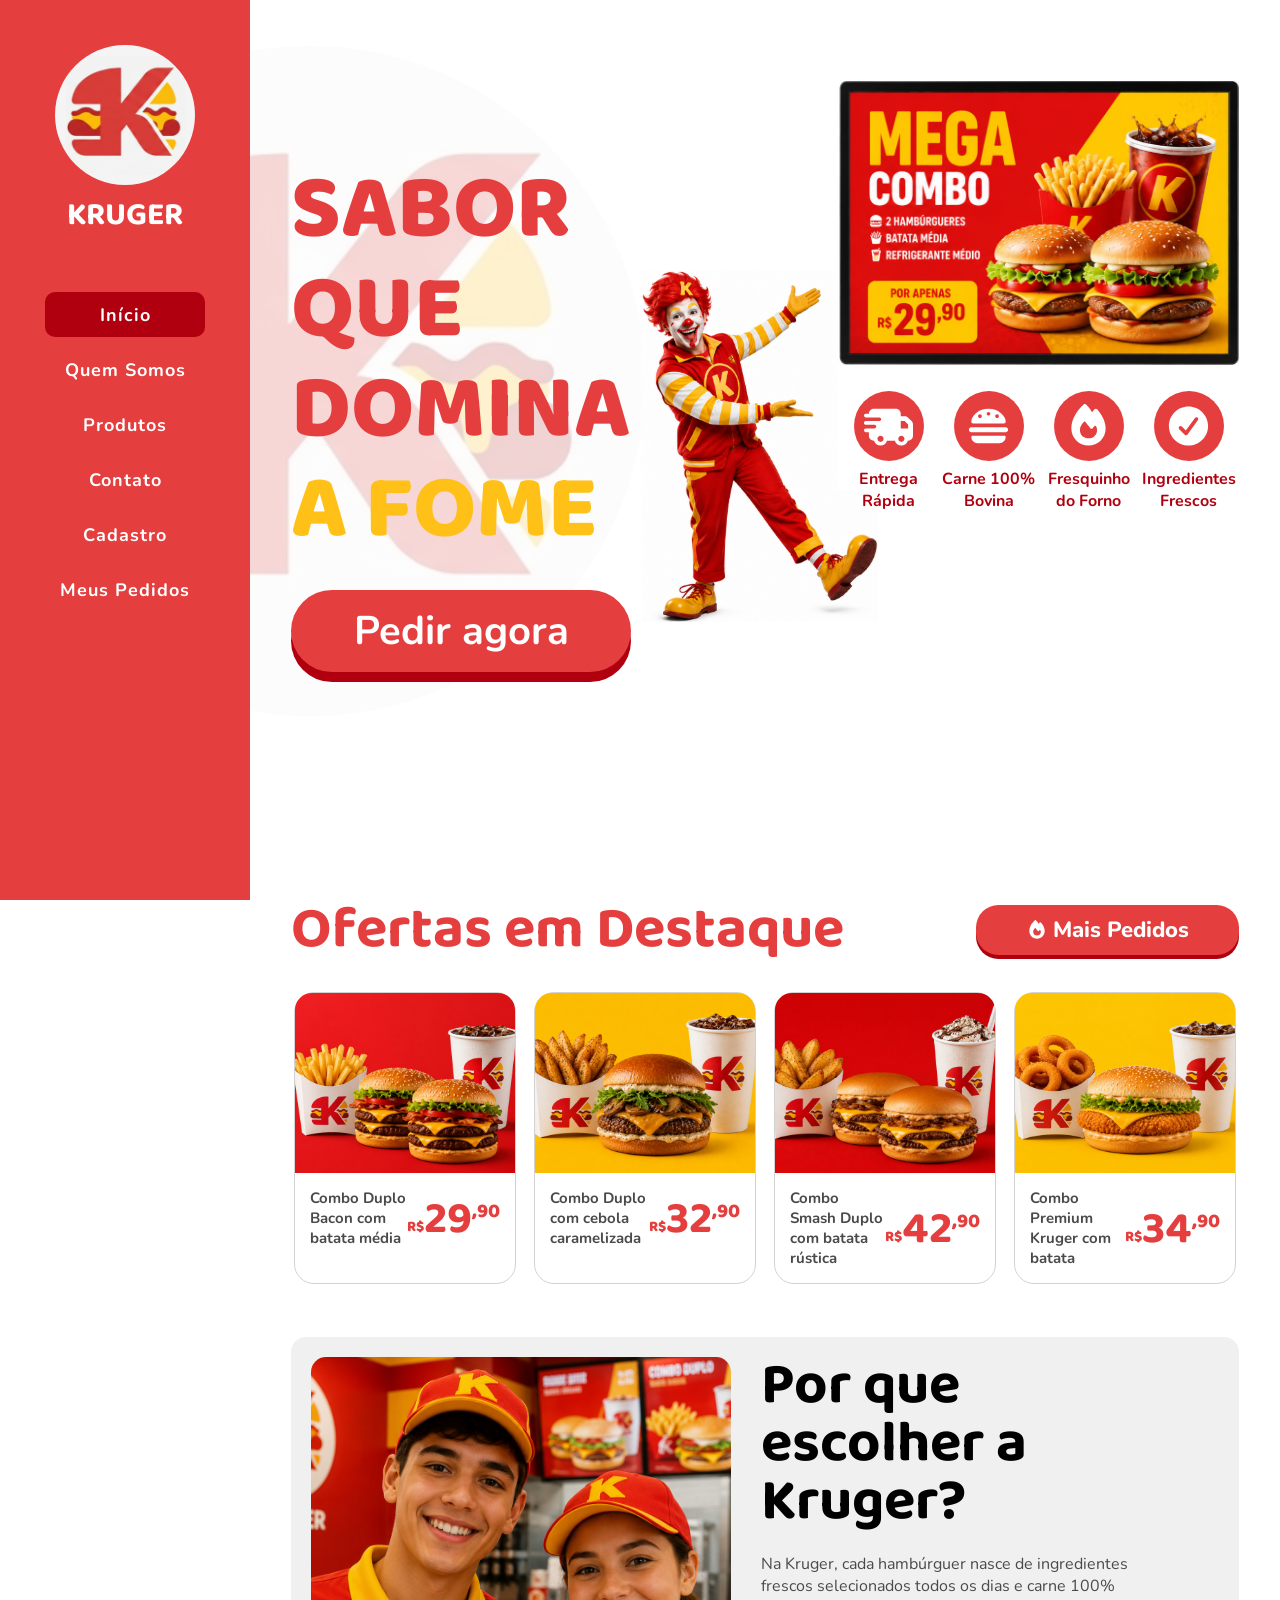
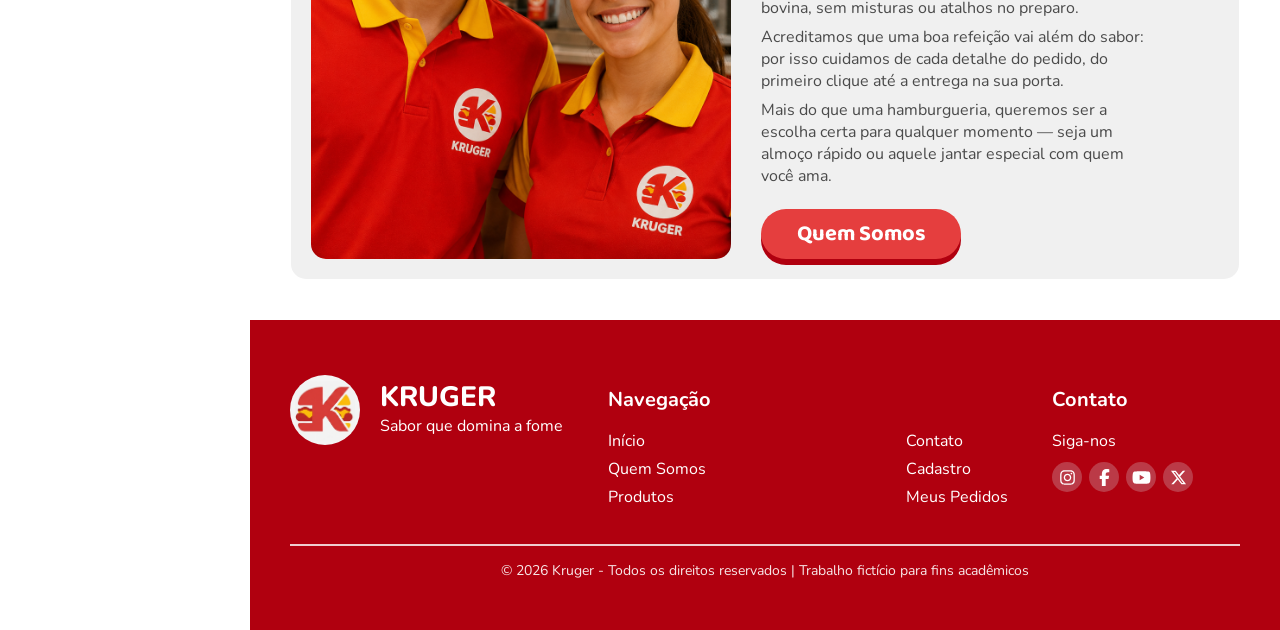
<file: index.html>
<!DOCTYPE html>
<html lang="en">
<head>
    <meta charset="UTF-8">
    <meta name="viewport" content="width=device-width, initial-scale=1.0">
    <link rel="stylesheet" href="inicio.css">
    <title>Kruger - Site Oficial do Kruger</title>

    <link rel="preconnect" href="https://fonts.googleapis.com">
    <link rel="preconnect" href="https://fonts.gstatic.com" crossorigin>
    <link href="https://fonts.googleapis.com/css2?family=Anton&family=Baloo+2:wght@400..800&family=Herr+Von+Muellerhoff&family=Nunito:ital,wght@0,200..1000;1,200..1000&family=Roboto:ital,wght@0,100..900;1,100..900&display=swap" rel="stylesheet">
</head>
<body>
    <header>
        <a href="index.html" id="topo">
            <div id="logo"></div>
            <h3>KRUGER</h3>
        </a>

        <nav>
            <ul>
                <li id="colorido"><a href="index.html">Início</a></li>
                <li><a href="quem_somos.html">Quem Somos</a></li>
                <li><a href="produtos.html">Produtos</a></li>
                <li><a href="contato.html">Contato</a></li>
                <li><a href="cadastro.html">Cadastro</a></li>
                <li><a href="meus_pedidos.html">Meus Pedidos</a></li>
            </ul>
        </nav>
    </header>





    <main>
        <section id="principal">
            <div id="esquerda">
                <div id="logo"></div>
                <h1>SABOR
                    QUE 
                    DOMINA <br>
                    <span>A FOME</span>
                </h1>
                <a href="produtos.html">Pedir agora</a>
            </div>

            <div id="direita">
                <div id="div-palhaco"><div id="palhaco"></div></div>

                <div id="cartaz">
                    <img id="img-cartaz" src="cartaz.png">

                    <div id="div-icones">
                        <div class="texto-icone">
                            <div class="bolinha-icone"><svg xmlns="http://www.w3.org/2000/svg" viewBox="0 0 640 640"><!--!Font Awesome Free v7.3.0 by @fontawesome - https://fontawesome.com License - https://fontawesome.com/license/free Copyright 2026 Fonticons, Inc.--><path fill="rgb(255, 255, 255)" d="M64 160C64 124.7 92.7 96 128 96L416 96C451.3 96 480 124.7 480 160L480 192L530.7 192C547.7 192 564 198.7 576 210.7L621.3 256C633.3 268 640 284.3 640 301.3L640 448C640 483.3 611.3 512 576 512L572.7 512C562.3 548.9 528.3 576 488 576C447.7 576 413.8 548.9 403.3 512L300.7 512C290.3 548.9 256.3 576 216 576C175.7 576 141.8 548.9 131.3 512L128 512C92.7 512 64 483.3 64 448L64 400L24 400C10.7 400 0 389.3 0 376C0 362.7 10.7 352 24 352L136 352C149.3 352 160 341.3 160 328C160 314.7 149.3 304 136 304L24 304C10.7 304 0 293.3 0 280C0 266.7 10.7 256 24 256L200 256C213.3 256 224 245.3 224 232C224 218.7 213.3 208 200 208L24 208C10.7 208 0 197.3 0 184C0 170.7 10.7 160 24 160L64 160zM576 352L576 301.3L530.7 256L480 256L480 352L576 352zM256 488C256 465.9 238.1 448 216 448C193.9 448 176 465.9 176 488C176 510.1 193.9 528 216 528C238.1 528 256 510.1 256 488zM488 528C510.1 528 528 510.1 528 488C528 465.9 510.1 448 488 448C465.9 448 448 465.9 448 488C448 510.1 465.9 528 488 528z"/></svg></div>
                            <p>Entrega Rápida</p>
                        </div>

                        <div class="texto-icone">
                            <div class="bolinha-icone"><svg xmlns="http://www.w3.org/2000/svg" viewBox="0 0 640 640"><!--!Font Awesome Free v7.3.0 by @fontawesome - https://fontawesome.com License - https://fontawesome.com/license/free Copyright 2026 Fonticons, Inc.--><path fill="rgb(255, 255, 255)" d="M112 448C103.2 448 96 455.2 96 464C96 508.2 131.8 544 176 544L464 544C508.2 544 544 508.2 544 464C544 455.2 536.8 448 528 448L112 448zM96 266C96 278.2 105.9 288 118 288L522 288C534.2 288 544 278.1 544 266C544 248.8 541.4 231.6 533.2 216.5C511 175.7 450.9 96 320 96C189.1 96 129 175.6 106.8 216.5C98.6 231.6 96 248.8 96 266zM64 368C64 385.7 78.3 400 96 400L544 400C561.7 400 576 385.7 576 368C576 350.3 561.7 336 544 336L96 336C78.3 336 64 350.3 64 368zM320 136C333.3 136 344 146.7 344 160C344 173.3 333.3 184 320 184C306.7 184 296 173.3 296 160C296 146.7 306.7 136 320 136zM184 192C184 178.7 194.7 168 208 168C221.3 168 232 178.7 232 192C232 205.3 221.3 216 208 216C194.7 216 184 205.3 184 192zM432 168C445.3 168 456 178.7 456 192C456 205.3 445.3 216 432 216C418.7 216 408 205.3 408 192C408 178.7 418.7 168 432 168z"/></svg></div>
                            <p>Carne 100% Bovina</p>
                        </div>

                        <div class="texto-icone">
                            <div class="bolinha-icone"><svg xmlns="http://www.w3.org/2000/svg" viewBox="0 0 640 640"><!--!Font Awesome Free v7.3.0 by @fontawesome - https://fontawesome.com License - https://fontawesome.com/license/free Copyright 2026 Fonticons, Inc.--><path fill="rgb(255, 255, 255)" d="M256.5 37.6C265.8 29.8 279.5 30.1 288.4 38.5C300.7 50.1 311.7 62.9 322.3 75.9C335.8 92.4 352 114.2 367.6 140.1C372.8 133.3 377.6 127.3 381.8 122.2C382.9 120.9 384 119.5 385.1 118.1C393 108.3 402.8 96 415.9 96C429.3 96 438.7 107.9 446.7 118.1C448 119.8 449.3 121.4 450.6 122.9C460.9 135.3 474.6 153.2 488.3 175.3C515.5 219.2 543.9 281.7 543.9 351.9C543.9 475.6 443.6 575.9 319.9 575.9C196.2 575.9 96 475.7 96 352C96 260.9 137.1 182 176.5 127C196.4 99.3 216.2 77.1 231.1 61.9C239.3 53.5 247.6 45.2 256.6 37.7zM321.7 480C347 480 369.4 473 390.5 459C432.6 429.6 443.9 370.8 418.6 324.6C414.1 315.6 402.6 315 396.1 322.6L370.9 351.9C364.3 359.5 352.4 359.3 346.2 351.4C328.9 329.3 297.1 289 280.9 268.4C275.5 261.5 265.7 260.4 259.4 266.5C241.1 284.3 207.9 323.3 207.9 370.8C207.9 439.4 258.5 480 321.6 480z"/></svg></div>
                            <p>Fresquinho do Forno</p>
                        </div>

                        <div class="texto-icone">
                            <div class="bolinha-icone"><svg xmlns="http://www.w3.org/2000/svg" viewBox="0 0 640 640"><!--!Font Awesome Free v7.3.0 by @fontawesome - https://fontawesome.com License - https://fontawesome.com/license/free Copyright 2026 Fonticons, Inc.--><path fill="rgb(255, 255, 255)" d="M320 576C178.6 576 64 461.4 64 320C64 178.6 178.6 64 320 64C461.4 64 576 178.6 576 320C576 461.4 461.4 576 320 576zM438 209.7C427.3 201.9 412.3 204.3 404.5 215L285.1 379.2L233 327.1C223.6 317.7 208.4 317.7 199.1 327.1C189.8 336.5 189.7 351.7 199.1 361L271.1 433C276.1 438 282.9 440.5 289.9 440C296.9 439.5 303.3 435.9 307.4 430.2L443.3 243.2C451.1 232.5 448.7 217.5 438 209.7z"/></svg></svg></div>
                            <p>Ingredientes Frescos</p>
                        </div>
                    </div>
                </div>
            </div>
        </section>





        <section id="ofertas">
            <div id="topo-ofertas">
                <h2>Ofertas em Destaque</h2>
                <a href="#"><svg xmlns="http://www.w3.org/2000/svg" viewBox="0 0 640 640"><!--!Font Awesome Free v7.2.0 by @fontawesome - https://fontawesome.com License - https://fontawesome.com/license/free Copyright 2026 Fonticons, Inc.--><path fill="rgb(255, 255, 255)" d="M256.5 37.6C265.8 29.8 279.5 30.1 288.4 38.5C300.7 50.1 311.7 62.9 322.3 75.9C335.8 92.4 352 114.2 367.6 140.1C372.8 133.3 377.6 127.3 381.8 122.2C382.9 120.9 384 119.5 385.1 118.1C393 108.3 402.8 96 415.9 96C429.3 96 438.7 107.9 446.7 118.1C448 119.8 449.3 121.4 450.6 122.9C460.9 135.3 474.6 153.2 488.3 175.3C515.5 219.2 543.9 281.7 543.9 351.9C543.9 475.6 443.6 575.9 319.9 575.9C196.2 575.9 96 475.7 96 352C96 260.9 137.1 182 176.5 127C196.4 99.3 216.2 77.1 231.1 61.9C239.3 53.5 247.6 45.2 256.6 37.7zM321.7 480C347 480 369.4 473 390.5 459C432.6 429.6 443.9 370.8 418.6 324.6C414.1 315.6 402.6 315 396.1 322.6L370.9 351.9C364.3 359.5 352.4 359.3 346.2 351.4C328.9 329.3 297.1 289 280.9 268.4C275.5 261.5 265.7 260.4 259.4 266.5C241.1 284.3 207.9 323.3 207.9 370.8C207.9 439.4 258.5 480 321.6 480z"/></svg>Mais Pedidos</a>
            </div>

            <div id="div-cards">
                <a href="produto.html" class="card" id="borda-vermeia">
                    <div class="hamburger" id="combo-vermeio"></div>
                    <div class="texto-hamburger">
                        <p>Combo Duplo Bacon com batata média</p>
                        <div>
                            <p>R$</p>
                            <h3>29</h3>
                            <span>,90</span>
                        </div>
                    </div>
                </a>

                <a href="produto.html" class="card" id="borda-amarela">
                    <div class="hamburger" id="combo-amarelo"></div>
                    <div class="texto-hamburger">
                        <p>Combo Duplo com cebola caramelizada</p>
                        <div>
                            <p>R$</p>
                            <h3>32</h3>
                            <span>,90</span>
                        </div>
                    </div>
                </a>

                <a href="produto.html" class="card" id="borda-vermeia">
                    <div class="hamburger" id="combo-vermeio2"></div>
                    <div class="texto-hamburger">
                        <p>Combo Smash Duplo com batata rústica</p>
                        <div>
                            <p>R$</p>
                            <h3>42</h3>
                            <span>,90</span>
                        </div>
                    </div>
                </a>

                <a href="produto.html" class="card" id="borda-amarela">
                    <div class="hamburger" id="combo-amarelo2"></div>
                    <div class="texto-hamburger">
                        <p>Combo Premium Kruger com batata</p>
                        <div>
                            <p>R$</p>
                            <h3>34</h3>
                            <span>,90</span>
                        </div>
                    </div>
                </a>
            </div>
        </section>





        <section id="tela-funcionarios">
            <div id="funcionarios"></div>
            <div id="texto-funcionarios">
                <h2>Por que escolher a Kruger?</h2>
                <div>
                    <p>Na Kruger, cada hambúrguer nasce de ingredientes frescos selecionados todos os dias e carne 100% bovina, sem misturas ou atalhos no preparo.</p>
                    <p>Acreditamos que uma boa refeição vai além do sabor: por isso cuidamos de cada detalhe do pedido, do primeiro clique até a entrega na sua porta.</p>
                    <p>Mais do que uma hamburgueria, queremos ser a escolha certa para qualquer momento — seja um almoço rápido ou aquele jantar especial com quem você ama.</p>
                </div>
                <a href="quem_somos.html">Quem Somos</a>
            </div>
        </section>
    </main>





    <footer>
        <div id="cima">
            <div id="Kruger_rodape">
                <div id="logo"></div>
                <div id="texto_rodape">
                    <h4>KRUGER</h4>
                    <p>Sabor que domina a fome</p>
                </div>
            </div>
            
            <div id="navegacao_rodape">
                <h6>Navegação</h6>
                <nav>
                    <ul>
                        <div id="margin-right">
                            <li id="colorido"><a href="index.html">Início</a></li>
                            <li><a href="quem_somos.html">Quem Somos</a></li>
                            <li><a href="produtos.html">Produtos</a></li>
                        </div>
                        <div>
                            <li><a href="contato.html">Contato</a></li>
                            <li><a href="cadastro.html">Cadastro</a></li>
                            <li><a href="meus_pedidos.html">Meus Pedidos</a></li>
                        </div>
                    </ul>
                </nav>
            </div>

            <div id="contato_rodape">
                <h6>Contato</h6>
                <p>Siga-nos</p>

                <div id="icones">
                    <a href="#"><svg xmlns="http://www.w3.org/2000/svg" viewBox="0 0 640 640"><!--!Font Awesome Free v7.2.0 by @fontawesome - https://fontawesome.com License - https://fontawesome.com/license/free Copyright 2026 Fonticons, Inc.--><path fill="rgb(255, 255, 255)" d="M320.3 205C256.8 204.8 205.2 256.2 205 319.7C204.8 383.2 256.2 434.8 319.7 435C383.2 435.2 434.8 383.8 435 320.3C435.2 256.8 383.8 205.2 320.3 205zM319.7 245.4C360.9 245.2 394.4 278.5 394.6 319.7C394.8 360.9 361.5 394.4 320.3 394.6C279.1 394.8 245.6 361.5 245.4 320.3C245.2 279.1 278.5 245.6 319.7 245.4zM413.1 200.3C413.1 185.5 425.1 173.5 439.9 173.5C454.7 173.5 466.7 185.5 466.7 200.3C466.7 215.1 454.7 227.1 439.9 227.1C425.1 227.1 413.1 215.1 413.1 200.3zM542.8 227.5C541.1 191.6 532.9 159.8 506.6 133.6C480.4 107.4 448.6 99.2 412.7 97.4C375.7 95.3 264.8 95.3 227.8 97.4C192 99.1 160.2 107.3 133.9 133.5C107.6 159.7 99.5 191.5 97.7 227.4C95.6 264.4 95.6 375.3 97.7 412.3C99.4 448.2 107.6 480 133.9 506.2C160.2 532.4 191.9 540.6 227.8 542.4C264.8 544.5 375.7 544.5 412.7 542.4C448.6 540.7 480.4 532.5 506.6 506.2C532.8 480 541 448.2 542.8 412.3C544.9 375.3 544.9 264.5 542.8 227.5zM495 452C487.2 471.6 472.1 486.7 452.4 494.6C422.9 506.3 352.9 503.6 320.3 503.6C287.7 503.6 217.6 506.2 188.2 494.6C168.6 486.8 153.5 471.7 145.6 452C133.9 422.5 136.6 352.5 136.6 319.9C136.6 287.3 134 217.2 145.6 187.8C153.4 168.2 168.5 153.1 188.2 145.2C217.7 133.5 287.7 136.2 320.3 136.2C352.9 136.2 423 133.6 452.4 145.2C472 153 487.1 168.1 495 187.8C506.7 217.3 504 287.3 504 319.9C504 352.5 506.7 422.6 495 452z"/></svg></a>
                    <a href="#"><svg xmlns="http://www.w3.org/2000/svg" viewBox="0 0 640 640"><!--!Font Awesome Free v7.3.0 by @fontawesome - https://fontawesome.com License - https://fontawesome.com/license/free Copyright 2026 Fonticons, Inc.--><path fill="rgb(255, 255, 255)" d="M240 363.3L240 576L356 576L356 363.3L442.5 363.3L460.5 265.5L356 265.5L356 230.9C356 179.2 376.3 159.4 428.7 159.4C445 159.4 458.1 159.8 465.7 160.6L465.7 71.9C451.4 68 416.4 64 396.2 64C289.3 64 240 114.5 240 223.4L240 265.5L174 265.5L174 363.3L240 363.3z"/></svg></a>
                    <a href="#"><svg xmlns="http://www.w3.org/2000/svg" viewBox="0 0 640 640"><!--!Font Awesome Free v7.2.0 by @fontawesome - https://fontawesome.com License - https://fontawesome.com/license/free Copyright 2026 Fonticons, Inc.--><path fill="rgb(255, 255, 255)" d="M581.7 188.1C575.5 164.4 556.9 145.8 533.4 139.5C490.9 128 320.1 128 320.1 128C320.1 128 149.3 128 106.7 139.5C83.2 145.8 64.7 164.4 58.4 188.1C47 231 47 320.4 47 320.4C47 320.4 47 409.8 58.4 452.7C64.7 476.3 83.2 494.2 106.7 500.5C149.3 512 320.1 512 320.1 512C320.1 512 490.9 512 533.5 500.5C557 494.2 575.5 476.3 581.8 452.7C593.2 409.8 593.2 320.4 593.2 320.4C593.2 320.4 593.2 231 581.8 188.1zM264.2 401.6L264.2 239.2L406.9 320.4L264.2 401.6z"/></svg></a>
                    <a href="#"><svg xmlns="http://www.w3.org/2000/svg" viewBox="0 0 640 640"><!--!Font Awesome Free v7.2.0 by @fontawesome - https://fontawesome.com License - https://fontawesome.com/license/free Copyright 2026 Fonticons, Inc.--><path fill="rgb(255, 255, 255)" d="M453.2 112L523.8 112L369.6 288.2L551 528L409 528L297.7 382.6L170.5 528L99.8 528L264.7 339.5L90.8 112L236.4 112L336.9 244.9L453.2 112zM428.4 485.8L467.5 485.8L215.1 152L173.1 152L428.4 485.8z"/></svg></a>
                </div>
            </div>
        </div>

        <hr>

        <div id="baixo">
            <p>© 2026 Kruger - Todos os direitos reservados | Trabalho fictício para fins acadêmicos</p>
        </div>
    </footer>
</body>
</html>
</file>
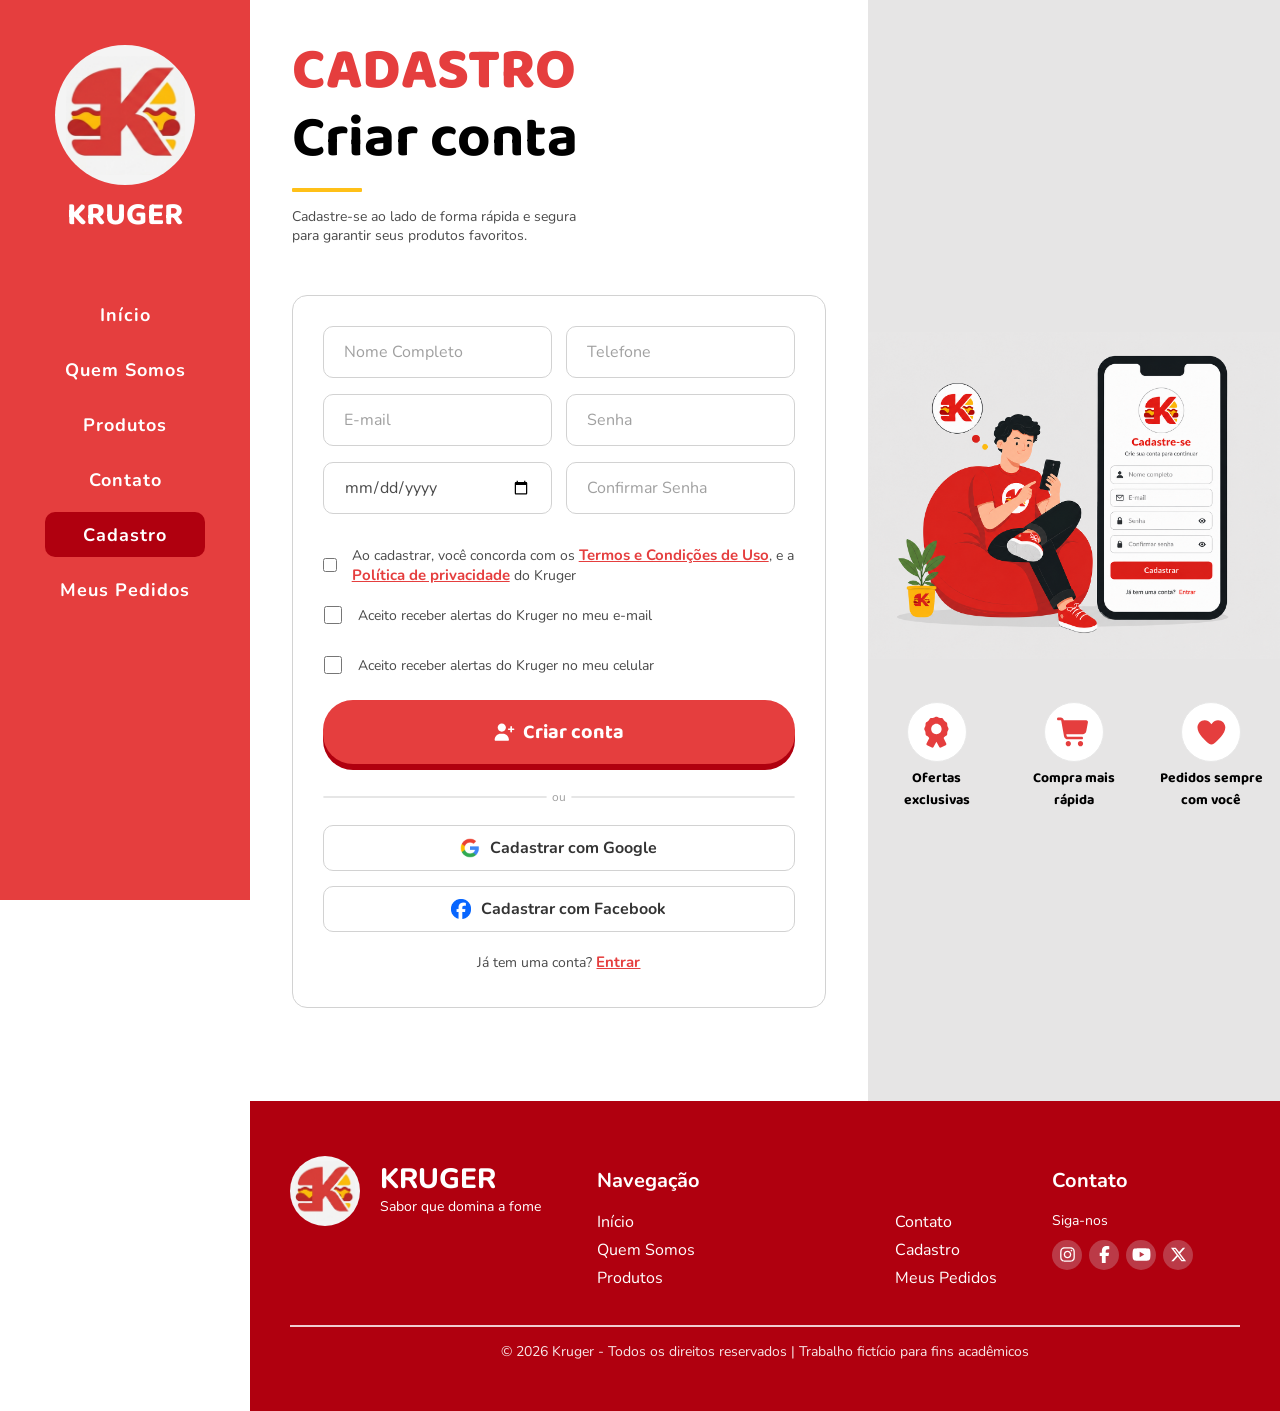
<file: cadastro.html>
<!DOCTYPE html>
<html lang="en">
<head>
    <meta charset="UTF-8">
    <meta name="viewport" content="width=device-width, initial-scale=1.0">
    <link rel="stylesheet" href="cadastro.css">
    <title>Kruger - Cadastro</title>

    <link rel="preconnect" href="https://fonts.googleapis.com">
    <link rel="preconnect" href="https://fonts.gstatic.com" crossorigin>
    <link href="https://fonts.googleapis.com/css2?family=Anton&family=Baloo+2:wght@400..800&family=Herr+Von+Muellerhoff&family=Nunito:ital,wght@0,200..1000;1,200..1000&family=Roboto:ital,wght@0,100..900;1,100..900&display=swap" rel="stylesheet">
</head>
<body>
    <header>
        <a href="index.html" id="topo">
            <div id="logo"></div>
            <h3>KRUGER</h3>
        </a>

        <nav>
            <ul>
                <li><a href="index.html">Início</a></li>
                <li><a href="quem_somos.html">Quem Somos</a></li>
                <li><a href="produtos.html">Produtos</a></li>
                <li><a href="contato.html">Contato</a></li>
                <li id="colorido"><a href="cadastro.html">Cadastro</a></li>
                <li><a href="meus_pedidos.html">Meus Pedidos</a></li>
            </ul>
        </nav>
    </header>





    <main>
        <section id="principal">
            <div id="produtos-topo">
                <h2>CADASTRO</h2>
                <h2 class="black">Criar conta</h2>
                <hr class="barra-amarela">
                <p>Cadastre-se ao lado de forma rápida e segura <br> para garantir seus produtos favoritos.</p>
            </div>
                

                <form id="formulario">
                    <div id="coluna2">
                        <input type="text" placeholder="Nome Completo" required>
                        <input type="tel" placeholder="Telefone">
                    </div>

                    <div id="coluna2">
                        <input type="email" placeholder="E-mail" required>
                        <input type="password" placeholder="Senha" required>
                    </div>

                    <div id="coluna2">
                        <input type="date" placeholder="Data de Nascimento" required>
                        <input type="password" placeholder="Confirmar Senha" required>
                    </div>

                    <div id="labels">
                        <label><input type="checkbox" required><p>Ao cadastrar, você concorda com os <a href="#" class="vermeio">Termos e Condições de Uso</a>, e a <a href="#" class="vermeio">Política de privacidade</a> do Kruger</p></label>
                        <label><input type="checkbox"><p>Aceito receber alertas do Kruger no meu e-mail</p></label>
                        <label><input type="checkbox"><p>Aceito receber alertas do Kruger no meu celular</p></label>
                    </div>


                    <button type="submit" id="criar-conta">
                        <svg xmlns="http://www.w3.org/2000/svg" viewBox="0 0 640 640"><!--!Font Awesome Free v7.3.0 by @fontawesome - https://fontawesome.com License - https://fontawesome.com/license/free Copyright 2026 Fonticons, Inc.--><path fill="rgb(255, 255, 255)" d="M285.7 368C384.2 368 464 447.8 464 546.3C464 562.7 450.7 576 434.3 576L77.7 576C61.3 576 48 562.7 48 546.3C48 447.8 127.8 368 226.3 368L285.7 368zM528 144C541.3 144 552 154.7 552 168L552 216L600 216C613.3 216 624 226.7 624 240C624 253.3 613.3 264 600 264L552 264L552 312C552 325.3 541.3 336 528 336C514.7 336 504 325.3 504 312L504 264L456 264C442.7 264 432 253.3 432 240C432 226.7 442.7 216 456 216L504 216L504 168C504 154.7 514.7 144 528 144zM256 312C189.7 312 136 258.3 136 192C136 125.7 189.7 72 256 72C322.3 72 376 125.7 376 192C376 258.3 322.3 312 256 312z"/></svg>
                        <h5>Criar conta</h5>
                    </button>

                    <div id="div-ou">
                        <hr>
                        <p id="ou">ou</p>
                        <hr>
                    </div>

                    <div id="google-facebook">
                        <button type="button"><img src="google logo.png"><h5>Cadastrar com Google</h5></button>
                        <button type="button"><img src="facebook logo.png"><h5>Cadastrar com Facebook</h5></button>
                    </div>

                    <p id="entrar">Já tem uma conta? <a href="#" class="vermeio">Entrar</a></p>
                </form>
        </section>
            



        

        <section id="lado-direito">

            <div id="img-cadastrar"></div>

            <div id="coluna3">
                <div class="quadrante">
                    <div class="bolinha"><svg xmlns="http://www.w3.org/2000/svg" viewBox="0 0 640 640"><!--!Font Awesome Free v7.3.0 by @fontawesome - https://fontawesome.com License - https://fontawesome.com/license/free Copyright 2026 Fonticons, Inc.--><path fill="rgb(229, 62, 62)" d="M341.9 38.1C328.5 29.9 311.6 29.9 298.2 38.1C273.8 53 258.7 57 230.1 56.4C214.4 56 199.8 64.5 192.2 78.3C178.5 103.4 167.4 114.5 142.3 128.2C128.5 135.7 120.1 150.4 120.4 166.1C121.1 194.7 117 209.8 102.1 234.2C93.9 247.6 93.9 264.5 102.1 277.9C117 302.3 121 317.4 120.4 346C120 361.7 128.5 376.3 142.3 383.9C164.4 396 175.6 406 187.4 425.4L138.7 522.5C132.8 534.4 137.6 548.8 149.4 554.7L235.4 597.7C246.9 603.4 260.9 599.1 267.1 587.9L319.9 492.8L372.7 587.9C378.9 599.1 392.9 603.5 404.4 597.7L490.4 554.7C502.3 548.8 507.1 534.4 501.1 522.5L452.5 425.3C464.2 405.9 475.5 395.9 497.6 383.8C511.4 376.3 519.8 361.6 519.5 345.9C518.8 317.3 522.9 302.2 537.8 277.8C546 264.4 546 247.5 537.8 234.1C522.9 209.7 518.9 194.6 519.5 166C519.9 150.3 511.4 135.7 497.6 128.1C472.5 114.4 461.4 103.3 447.7 78.2C440.2 64.4 425.5 56 409.8 56.3C381.2 57 366.1 52.9 341.7 38zM320 160C373 160 416 203 416 256C416 309 373 352 320 352C267 352 224 309 224 256C224 203 267 160 320 160z"/></svg></div>
                    <h6>Ofertas exclusivas</h6>
                </div>
                <div class="quadrante">
                    <div class="bolinha"><svg xmlns="http://www.w3.org/2000/svg" viewBox="0 0 640 640"><!--!Font Awesome Free v7.3.0 by @fontawesome - https://fontawesome.com License - https://fontawesome.com/license/free Copyright 2026 Fonticons, Inc.--><path fill="rgb(229, 62, 62)" d="M24 48C10.7 48 0 58.7 0 72C0 85.3 10.7 96 24 96L69.3 96C73.2 96 76.5 98.8 77.2 102.6L129.3 388.9C135.5 423.1 165.3 448 200.1 448L456 448C469.3 448 480 437.3 480 424C480 410.7 469.3 400 456 400L200.1 400C188.5 400 178.6 391.7 176.5 380.3L171.4 352L475 352C505.8 352 532.2 330.1 537.9 299.8L568.9 133.9C572.6 114.2 557.5 96 537.4 96L124.7 96L124.3 94C119.5 67.4 96.3 48 69.2 48L24 48zM208 576C234.5 576 256 554.5 256 528C256 501.5 234.5 480 208 480C181.5 480 160 501.5 160 528C160 554.5 181.5 576 208 576zM432 576C458.5 576 480 554.5 480 528C480 501.5 458.5 480 432 480C405.5 480 384 501.5 384 528C384 554.5 405.5 576 432 576z"/></svg></div>
                    <h6>Compra mais rápida</h6>
                </div>
                <div class="quadrante">
                    <div class="bolinha"><svg xmlns="http://www.w3.org/2000/svg" viewBox="0 0 640 640"><!--!Font Awesome Free v7.3.0 by @fontawesome - https://fontawesome.com License - https://fontawesome.com/license/free Copyright 2026 Fonticons, Inc.--><path fill="rgb(229, 62, 62)" d="M305 151.1L320 171.8L335 151.1C360 116.5 400.2 96 442.9 96C516.4 96 576 155.6 576 229.1L576 231.7C576 343.9 436.1 474.2 363.1 529.9C350.7 539.3 335.5 544 320 544C304.5 544 289.2 539.4 276.9 529.9C203.9 474.2 64 343.9 64 231.7L64 229.1C64 155.6 123.6 96 197.1 96C239.8 96 280 116.5 305 151.1z"/></svg></div>
                    <h6>Pedidos sempre com você</h6>
                </div>
            </div>
        </section>

    </main>





    <footer>
        <div id="cima">
            <div id="Kruger_rodape">
                <div id="logo"></div>
                <div id="texto_rodape">
                    <h4>KRUGER</h4>
                    <p>Sabor que domina a fome</p>
                </div>
            </div>
            
            <div id="navegacao_rodape">
                <h6>Navegação</h6>
                <nav>
                    <ul>
                        <div id="margin-right">
                            <li id="colorido"><a href="index.html">Início</a></li>
                            <li><a href="quem_somos.html">Quem Somos</a></li>
                            <li><a href="produtos.html">Produtos</a></li>
                        </div>
                        <div>
                            <li><a href="contato.html">Contato</a></li>
                            <li><a href="cadastro.html">Cadastro</a></li>
                            <li><a href="meus_pedidos.html">Meus Pedidos</a></li>
                        </div>
                    </ul>
                </nav>
            </div>

            <div id="contato_rodape">
                <h6>Contato</h6>
                <p>Siga-nos</p>

                <div id="icones">
                    <a href="#"><svg xmlns="http://www.w3.org/2000/svg" viewBox="0 0 640 640"><!--!Font Awesome Free v7.2.0 by @fontawesome - https://fontawesome.com License - https://fontawesome.com/license/free Copyright 2026 Fonticons, Inc.--><path fill="rgb(255, 255, 255)" d="M320.3 205C256.8 204.8 205.2 256.2 205 319.7C204.8 383.2 256.2 434.8 319.7 435C383.2 435.2 434.8 383.8 435 320.3C435.2 256.8 383.8 205.2 320.3 205zM319.7 245.4C360.9 245.2 394.4 278.5 394.6 319.7C394.8 360.9 361.5 394.4 320.3 394.6C279.1 394.8 245.6 361.5 245.4 320.3C245.2 279.1 278.5 245.6 319.7 245.4zM413.1 200.3C413.1 185.5 425.1 173.5 439.9 173.5C454.7 173.5 466.7 185.5 466.7 200.3C466.7 215.1 454.7 227.1 439.9 227.1C425.1 227.1 413.1 215.1 413.1 200.3zM542.8 227.5C541.1 191.6 532.9 159.8 506.6 133.6C480.4 107.4 448.6 99.2 412.7 97.4C375.7 95.3 264.8 95.3 227.8 97.4C192 99.1 160.2 107.3 133.9 133.5C107.6 159.7 99.5 191.5 97.7 227.4C95.6 264.4 95.6 375.3 97.7 412.3C99.4 448.2 107.6 480 133.9 506.2C160.2 532.4 191.9 540.6 227.8 542.4C264.8 544.5 375.7 544.5 412.7 542.4C448.6 540.7 480.4 532.5 506.6 506.2C532.8 480 541 448.2 542.8 412.3C544.9 375.3 544.9 264.5 542.8 227.5zM495 452C487.2 471.6 472.1 486.7 452.4 494.6C422.9 506.3 352.9 503.6 320.3 503.6C287.7 503.6 217.6 506.2 188.2 494.6C168.6 486.8 153.5 471.7 145.6 452C133.9 422.5 136.6 352.5 136.6 319.9C136.6 287.3 134 217.2 145.6 187.8C153.4 168.2 168.5 153.1 188.2 145.2C217.7 133.5 287.7 136.2 320.3 136.2C352.9 136.2 423 133.6 452.4 145.2C472 153 487.1 168.1 495 187.8C506.7 217.3 504 287.3 504 319.9C504 352.5 506.7 422.6 495 452z"/></svg></a>
                    <a href="#"><svg xmlns="http://www.w3.org/2000/svg" viewBox="0 0 640 640"><!--!Font Awesome Free v7.3.0 by @fontawesome - https://fontawesome.com License - https://fontawesome.com/license/free Copyright 2026 Fonticons, Inc.--><path fill="rgb(255, 255, 255)" d="M240 363.3L240 576L356 576L356 363.3L442.5 363.3L460.5 265.5L356 265.5L356 230.9C356 179.2 376.3 159.4 428.7 159.4C445 159.4 458.1 159.8 465.7 160.6L465.7 71.9C451.4 68 416.4 64 396.2 64C289.3 64 240 114.5 240 223.4L240 265.5L174 265.5L174 363.3L240 363.3z"/></svg></a>
                    <a href="#"><svg xmlns="http://www.w3.org/2000/svg" viewBox="0 0 640 640"><!--!Font Awesome Free v7.2.0 by @fontawesome - https://fontawesome.com License - https://fontawesome.com/license/free Copyright 2026 Fonticons, Inc.--><path fill="rgb(255, 255, 255)" d="M581.7 188.1C575.5 164.4 556.9 145.8 533.4 139.5C490.9 128 320.1 128 320.1 128C320.1 128 149.3 128 106.7 139.5C83.2 145.8 64.7 164.4 58.4 188.1C47 231 47 320.4 47 320.4C47 320.4 47 409.8 58.4 452.7C64.7 476.3 83.2 494.2 106.7 500.5C149.3 512 320.1 512 320.1 512C320.1 512 490.9 512 533.5 500.5C557 494.2 575.5 476.3 581.8 452.7C593.2 409.8 593.2 320.4 593.2 320.4C593.2 320.4 593.2 231 581.8 188.1zM264.2 401.6L264.2 239.2L406.9 320.4L264.2 401.6z"/></svg></a>
                    <a href="#"><svg xmlns="http://www.w3.org/2000/svg" viewBox="0 0 640 640"><!--!Font Awesome Free v7.2.0 by @fontawesome - https://fontawesome.com License - https://fontawesome.com/license/free Copyright 2026 Fonticons, Inc.--><path fill="rgb(255, 255, 255)" d="M453.2 112L523.8 112L369.6 288.2L551 528L409 528L297.7 382.6L170.5 528L99.8 528L264.7 339.5L90.8 112L236.4 112L336.9 244.9L453.2 112zM428.4 485.8L467.5 485.8L215.1 152L173.1 152L428.4 485.8z"/></svg></a>
                </div>
            </div>
        </div>

        <hr>

        <div id="baixo">
            <p>© 2026 Kruger - Todos os direitos reservados | Trabalho fictício para fins acadêmicos</p>
        </div>
    </footer>
</body>
</html>
</file>
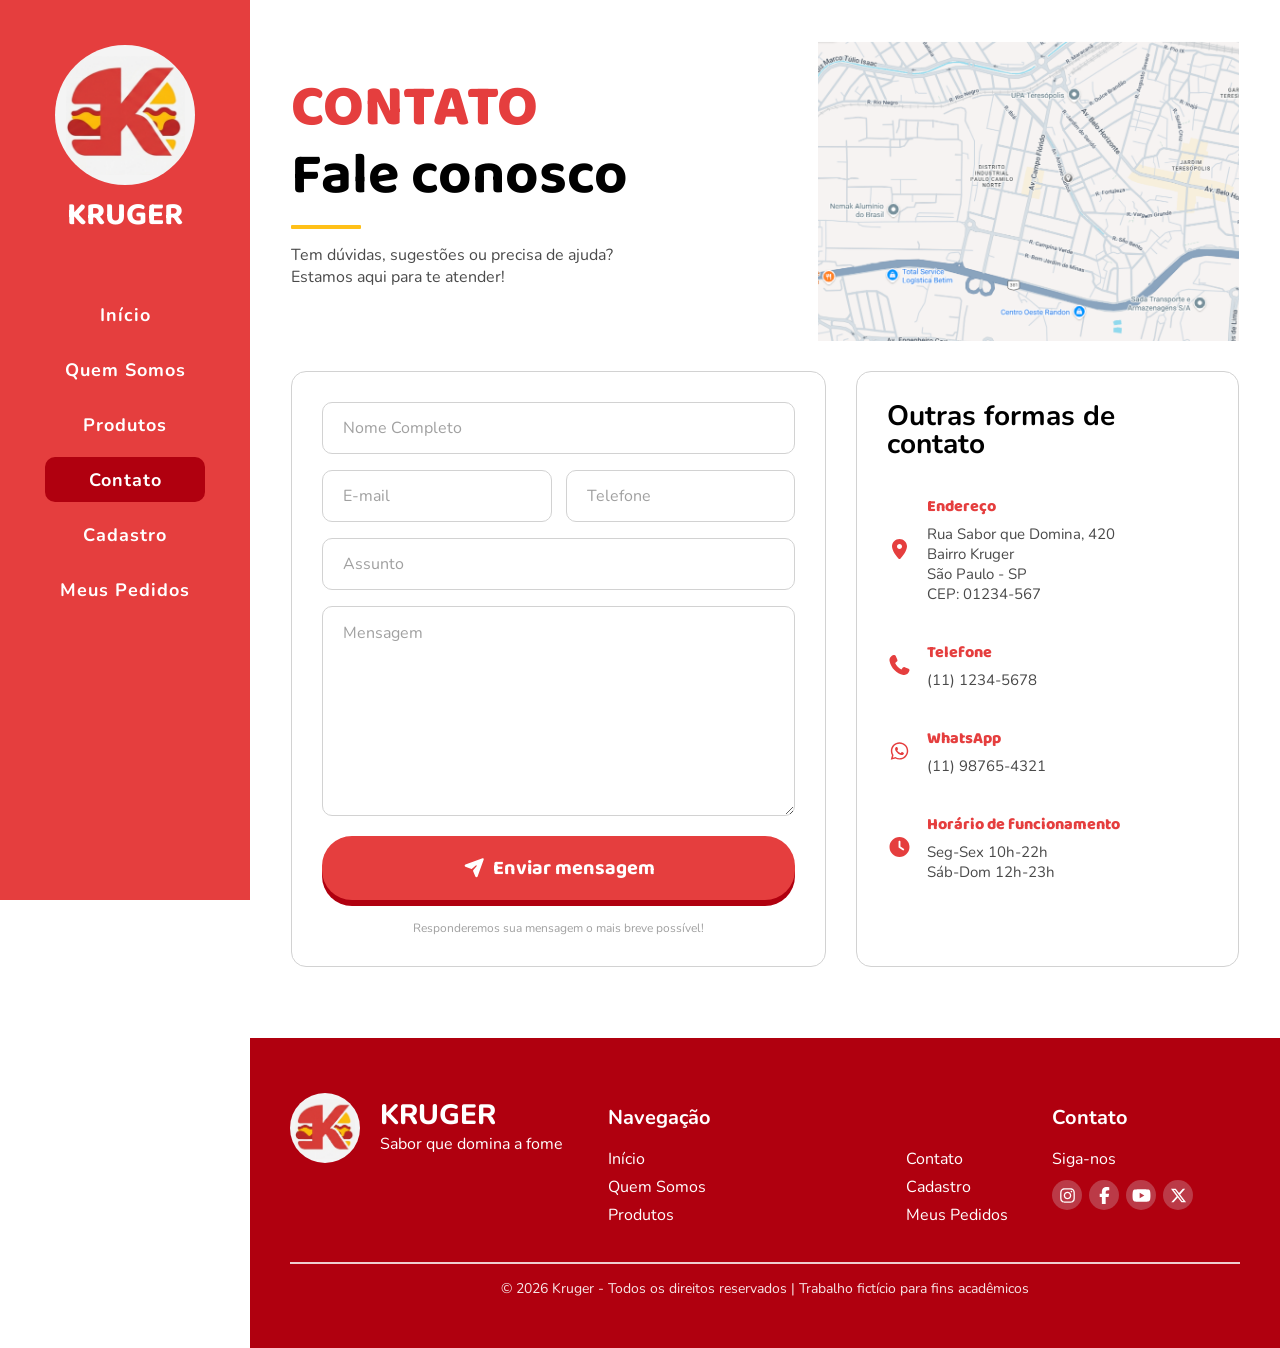
<file: contato.html>
<!DOCTYPE html>
<html lang="en">
<head>
    <meta charset="UTF-8">
    <meta name="viewport" content="width=device-width, initial-scale=1.0">
    <link rel="stylesheet" href="contato.css">
    <title>Kruger - Contato</title>

    <link rel="preconnect" href="https://fonts.googleapis.com">
    <link rel="preconnect" href="https://fonts.gstatic.com" crossorigin>
    <link href="https://fonts.googleapis.com/css2?family=Anton&family=Baloo+2:wght@400..800&family=Herr+Von+Muellerhoff&family=Nunito:ital,wght@0,200..1000;1,200..1000&family=Roboto:ital,wght@0,100..900;1,100..900&display=swap" rel="stylesheet">
</head>
<body>
    <header>
        <a href="index.html" id="topo">
            <div id="logo"></div>
            <h3>KRUGER</h3>
        </a>

        <nav>
            <ul>
                <li><a href="index.html">Início</a></li>
                <li><a href="quem_somos.html">Quem Somos</a></li>
                <li><a href="produtos.html">Produtos</a></li>
                <li id="colorido"><a href="contato.html">Contato</a></li>
                <li><a href="cadastro.html">Cadastro</a></li>
                <li><a href="meus_pedidos.html">Meus Pedidos</a></li>
            </ul>
        </nav>
    </header>





    <main>
        <section id="produtos-topo">
            <div>
                <h2>CONTATO</h2>
                <h2 class="black">Fale conosco</h2>
                <hr class="barra-amarela">
                <p>Tem dúvidas, sugestões ou precisa de ajuda? <br> Estamos aqui para te atender!</p>
            </div>
            
            <div id="mapa"></div>
        </section>
        





        <section id="principal">

            <form id="formulario">
                <input type="text" placeholder="Nome Completo" required>

                <div id="coluna2">
                    <input type="email" placeholder="E-mail" required>
                    <input type="tel" placeholder="Telefone">
                </div>

                <input type="text" placeholder="Assunto" required>
                
                <textarea placeholder="Mensagem" required></textarea>

                <button type="submit">
                    <svg xmlns="http://www.w3.org/2000/svg" viewBox="0 0 640 640"><!--!Font Awesome Free v7.3.0 by @fontawesome - https://fontawesome.com License - https://fontawesome.com/license/free Copyright 2026 Fonticons, Inc.--><path fill="rgb(255, 255, 255)" d="M568.4 37.7C578.2 34.2 589 36.7 596.4 44C603.8 51.3 606.2 62.2 602.7 72L424.7 568.9C419.7 582.8 406.6 592 391.9 592C377.7 592 364.9 583.4 359.6 570.3L295.4 412.3C290.9 401.3 292.9 388.7 300.6 379.7L395.1 267.3C400.2 261.2 399.8 252.3 394.2 246.7C388.6 241.1 379.6 240.7 373.6 245.8L261.2 340.1C252.1 347.7 239.6 349.7 228.6 345.3L70.1 280.8C57 275.5 48.4 262.7 48.4 248.5C48.4 233.8 57.6 220.7 71.5 215.7L568.4 37.7z"/></svg>
                    <h5>Enviar mensagem</h5></button>

                <p>Responderemos sua mensagem o mais breve possível!</p>
            </form>





            <div id="formas-de-contato">
                <h4>Outras formas de contato</h4>
                
                <div class="informacoes">
                    <svg xmlns="http://www.w3.org/2000/svg" viewBox="0 0 640 640"><!--!Font Awesome Free v7.3.0 by @fontawesome - https://fontawesome.com License - https://fontawesome.com/license/free Copyright 2026 Fonticons, Inc.--><path fill="rgb(229, 62, 62)" d="M128 252.6C128 148.4 214 64 320 64C426 64 512 148.4 512 252.6C512 371.9 391.8 514.9 341.6 569.4C329.8 582.2 310.1 582.2 298.3 569.4C248.1 514.9 127.9 371.9 127.9 252.6zM320 320C355.3 320 384 291.3 384 256C384 220.7 355.3 192 320 192C284.7 192 256 220.7 256 256C256 291.3 284.7 320 320 320z"/></svg>
                    <div>
                        <p class="vermeio">Endereço</p>
                        <p>Rua Sabor que Domina, 420 <br>
                        Bairro Kruger <br>
                        São Paulo - SP <br>
                        CEP: 01234-567</p>
                    </div>
                </div>


                <div class="informacoes">
                    <svg xmlns="http://www.w3.org/2000/svg" viewBox="0 0 640 640"><!--!Font Awesome Free v7.3.0 by @fontawesome - https://fontawesome.com License - https://fontawesome.com/license/free Copyright 2026 Fonticons, Inc.--><path fill="rgb(229, 62, 62)" d="M224.2 89C216.3 70.1 195.7 60.1 176.1 65.4L170.6 66.9C106 84.5 50.8 147.1 66.9 223.3C104 398.3 241.7 536 416.7 573.1C493 589.3 555.5 534 573.1 469.4L574.6 463.9C580 444.2 569.9 423.6 551.1 415.8L453.8 375.3C437.3 368.4 418.2 373.2 406.8 387.1L368.2 434.3C297.9 399.4 241.3 341 208.8 269.3L253 233.3C266.9 222 271.6 202.9 264.8 186.3L224.2 89z"/></svg>
                    <div>
                        <p class="vermeio">Telefone</p>
                        <p>(11) 1234-5678</p>
                    </div>
                </div>


                <div class="informacoes">
                    <svg xmlns="http://www.w3.org/2000/svg" viewBox="0 0 640 640"><!--!Font Awesome Free v7.3.0 by @fontawesome - https://fontawesome.com License - https://fontawesome.com/license/free Copyright 2026 Fonticons, Inc.--><path fill="rgb(229, 62, 62)" d="M476.9 161.1C435 119.1 379.2 96 319.9 96C197.5 96 97.9 195.6 97.9 318C97.9 357.1 108.1 395.3 127.5 429L96 544L213.7 513.1C246.1 530.8 282.6 540.1 319.8 540.1L319.9 540.1C442.2 540.1 544 440.5 544 318.1C544 258.8 518.8 203.1 476.9 161.1zM319.9 502.7C286.7 502.7 254.2 493.8 225.9 477L219.2 473L149.4 491.3L168 423.2L163.6 416.2C145.1 386.8 135.4 352.9 135.4 318C135.4 216.3 218.2 133.5 320 133.5C369.3 133.5 415.6 152.7 450.4 187.6C485.2 222.5 506.6 268.8 506.5 318.1C506.5 419.9 421.6 502.7 319.9 502.7zM421.1 364.5C415.6 361.7 388.3 348.3 383.2 346.5C378.1 344.6 374.4 343.7 370.7 349.3C367 354.9 356.4 367.3 353.1 371.1C349.9 374.8 346.6 375.3 341.1 372.5C308.5 356.2 287.1 343.4 265.6 306.5C259.9 296.7 271.3 297.4 281.9 276.2C283.7 272.5 282.8 269.3 281.4 266.5C280 263.7 268.9 236.4 264.3 225.3C259.8 214.5 255.2 216 251.8 215.8C248.6 215.6 244.9 215.6 241.2 215.6C237.5 215.6 231.5 217 226.4 222.5C221.3 228.1 207 241.5 207 268.8C207 296.1 226.9 322.5 229.6 326.2C232.4 329.9 268.7 385.9 324.4 410C359.6 425.2 373.4 426.5 391 423.9C401.7 422.3 423.8 410.5 428.4 397.5C433 384.5 433 373.4 431.6 371.1C430.3 368.6 426.6 367.2 421.1 364.5z"/></svg>
                    <div>
                        <p class="vermeio">WhatsApp</p>
                        <p>(11) 98765-4321</p>
                    </div>
                </div>


                <div class="informacoes">
                    <svg xmlns="http://www.w3.org/2000/svg" viewBox="0 0 640 640"><!--!Font Awesome Free v7.3.0 by @fontawesome - https://fontawesome.com License - https://fontawesome.com/license/free Copyright 2026 Fonticons, Inc.--><path fill="rgb(229, 62, 62)" d="M320 64C461.4 64 576 178.6 576 320C576 461.4 461.4 576 320 576C178.6 576 64 461.4 64 320C64 178.6 178.6 64 320 64zM296 184L296 320C296 328 300 335.5 306.7 340L402.7 404C413.7 411.4 428.6 408.4 436 397.3C443.4 386.2 440.4 371.4 429.3 364L344 307.2L344 184C344 170.7 333.3 160 320 160C306.7 160 296 170.7 296 184z"/></svg>
                    <div>
                        <p class="vermeio">Horário de funcionamento</p>
                        <p>Seg-Sex 10h-22h <br>
                        Sáb-Dom 12h-23h</p>
                    </div>
                </div>
            </div>

        </section>
    </main>





    <footer>
        <div id="cima">
            <div id="Kruger_rodape">
                <div id="logo"></div>
                <div id="texto_rodape">
                    <h4>KRUGER</h4>
                    <p>Sabor que domina a fome</p>
                </div>
            </div>
            
            <div id="navegacao_rodape">
                <h6>Navegação</h6>
                <nav>
                    <ul>
                        <div id="margin-right">
                            <li id="colorido"><a href="index.html">Início</a></li>
                            <li><a href="quem_somos.html">Quem Somos</a></li>
                            <li><a href="produtos.html">Produtos</a></li>
                        </div>
                        <div>
                            <li><a href="contato.html">Contato</a></li>
                            <li><a href="cadastro.html">Cadastro</a></li>
                            <li><a href="meus_pedidos.html">Meus Pedidos</a></li>
                        </div>
                    </ul>
                </nav>
            </div>

            <div id="contato_rodape">
                <h6>Contato</h6>
                <p>Siga-nos</p>

                <div id="icones">
                    <a href="#"><svg xmlns="http://www.w3.org/2000/svg" viewBox="0 0 640 640"><!--!Font Awesome Free v7.2.0 by @fontawesome - https://fontawesome.com License - https://fontawesome.com/license/free Copyright 2026 Fonticons, Inc.--><path fill="rgb(255, 255, 255)" d="M320.3 205C256.8 204.8 205.2 256.2 205 319.7C204.8 383.2 256.2 434.8 319.7 435C383.2 435.2 434.8 383.8 435 320.3C435.2 256.8 383.8 205.2 320.3 205zM319.7 245.4C360.9 245.2 394.4 278.5 394.6 319.7C394.8 360.9 361.5 394.4 320.3 394.6C279.1 394.8 245.6 361.5 245.4 320.3C245.2 279.1 278.5 245.6 319.7 245.4zM413.1 200.3C413.1 185.5 425.1 173.5 439.9 173.5C454.7 173.5 466.7 185.5 466.7 200.3C466.7 215.1 454.7 227.1 439.9 227.1C425.1 227.1 413.1 215.1 413.1 200.3zM542.8 227.5C541.1 191.6 532.9 159.8 506.6 133.6C480.4 107.4 448.6 99.2 412.7 97.4C375.7 95.3 264.8 95.3 227.8 97.4C192 99.1 160.2 107.3 133.9 133.5C107.6 159.7 99.5 191.5 97.7 227.4C95.6 264.4 95.6 375.3 97.7 412.3C99.4 448.2 107.6 480 133.9 506.2C160.2 532.4 191.9 540.6 227.8 542.4C264.8 544.5 375.7 544.5 412.7 542.4C448.6 540.7 480.4 532.5 506.6 506.2C532.8 480 541 448.2 542.8 412.3C544.9 375.3 544.9 264.5 542.8 227.5zM495 452C487.2 471.6 472.1 486.7 452.4 494.6C422.9 506.3 352.9 503.6 320.3 503.6C287.7 503.6 217.6 506.2 188.2 494.6C168.6 486.8 153.5 471.7 145.6 452C133.9 422.5 136.6 352.5 136.6 319.9C136.6 287.3 134 217.2 145.6 187.8C153.4 168.2 168.5 153.1 188.2 145.2C217.7 133.5 287.7 136.2 320.3 136.2C352.9 136.2 423 133.6 452.4 145.2C472 153 487.1 168.1 495 187.8C506.7 217.3 504 287.3 504 319.9C504 352.5 506.7 422.6 495 452z"/></svg></a>
                    <a href="#"><svg xmlns="http://www.w3.org/2000/svg" viewBox="0 0 640 640"><!--!Font Awesome Free v7.3.0 by @fontawesome - https://fontawesome.com License - https://fontawesome.com/license/free Copyright 2026 Fonticons, Inc.--><path fill="rgb(255, 255, 255)" d="M240 363.3L240 576L356 576L356 363.3L442.5 363.3L460.5 265.5L356 265.5L356 230.9C356 179.2 376.3 159.4 428.7 159.4C445 159.4 458.1 159.8 465.7 160.6L465.7 71.9C451.4 68 416.4 64 396.2 64C289.3 64 240 114.5 240 223.4L240 265.5L174 265.5L174 363.3L240 363.3z"/></svg></a>
                    <a href="#"><svg xmlns="http://www.w3.org/2000/svg" viewBox="0 0 640 640"><!--!Font Awesome Free v7.2.0 by @fontawesome - https://fontawesome.com License - https://fontawesome.com/license/free Copyright 2026 Fonticons, Inc.--><path fill="rgb(255, 255, 255)" d="M581.7 188.1C575.5 164.4 556.9 145.8 533.4 139.5C490.9 128 320.1 128 320.1 128C320.1 128 149.3 128 106.7 139.5C83.2 145.8 64.7 164.4 58.4 188.1C47 231 47 320.4 47 320.4C47 320.4 47 409.8 58.4 452.7C64.7 476.3 83.2 494.2 106.7 500.5C149.3 512 320.1 512 320.1 512C320.1 512 490.9 512 533.5 500.5C557 494.2 575.5 476.3 581.8 452.7C593.2 409.8 593.2 320.4 593.2 320.4C593.2 320.4 593.2 231 581.8 188.1zM264.2 401.6L264.2 239.2L406.9 320.4L264.2 401.6z"/></svg></a>
                    <a href="#"><svg xmlns="http://www.w3.org/2000/svg" viewBox="0 0 640 640"><!--!Font Awesome Free v7.2.0 by @fontawesome - https://fontawesome.com License - https://fontawesome.com/license/free Copyright 2026 Fonticons, Inc.--><path fill="rgb(255, 255, 255)" d="M453.2 112L523.8 112L369.6 288.2L551 528L409 528L297.7 382.6L170.5 528L99.8 528L264.7 339.5L90.8 112L236.4 112L336.9 244.9L453.2 112zM428.4 485.8L467.5 485.8L215.1 152L173.1 152L428.4 485.8z"/></svg></a>
                </div>
            </div>
        </div>

        <hr>

        <div id="baixo">
            <p>© 2026 Kruger - Todos os direitos reservados | Trabalho fictício para fins acadêmicos</p>
        </div>
    </footer>
</body>
</html>
</file>
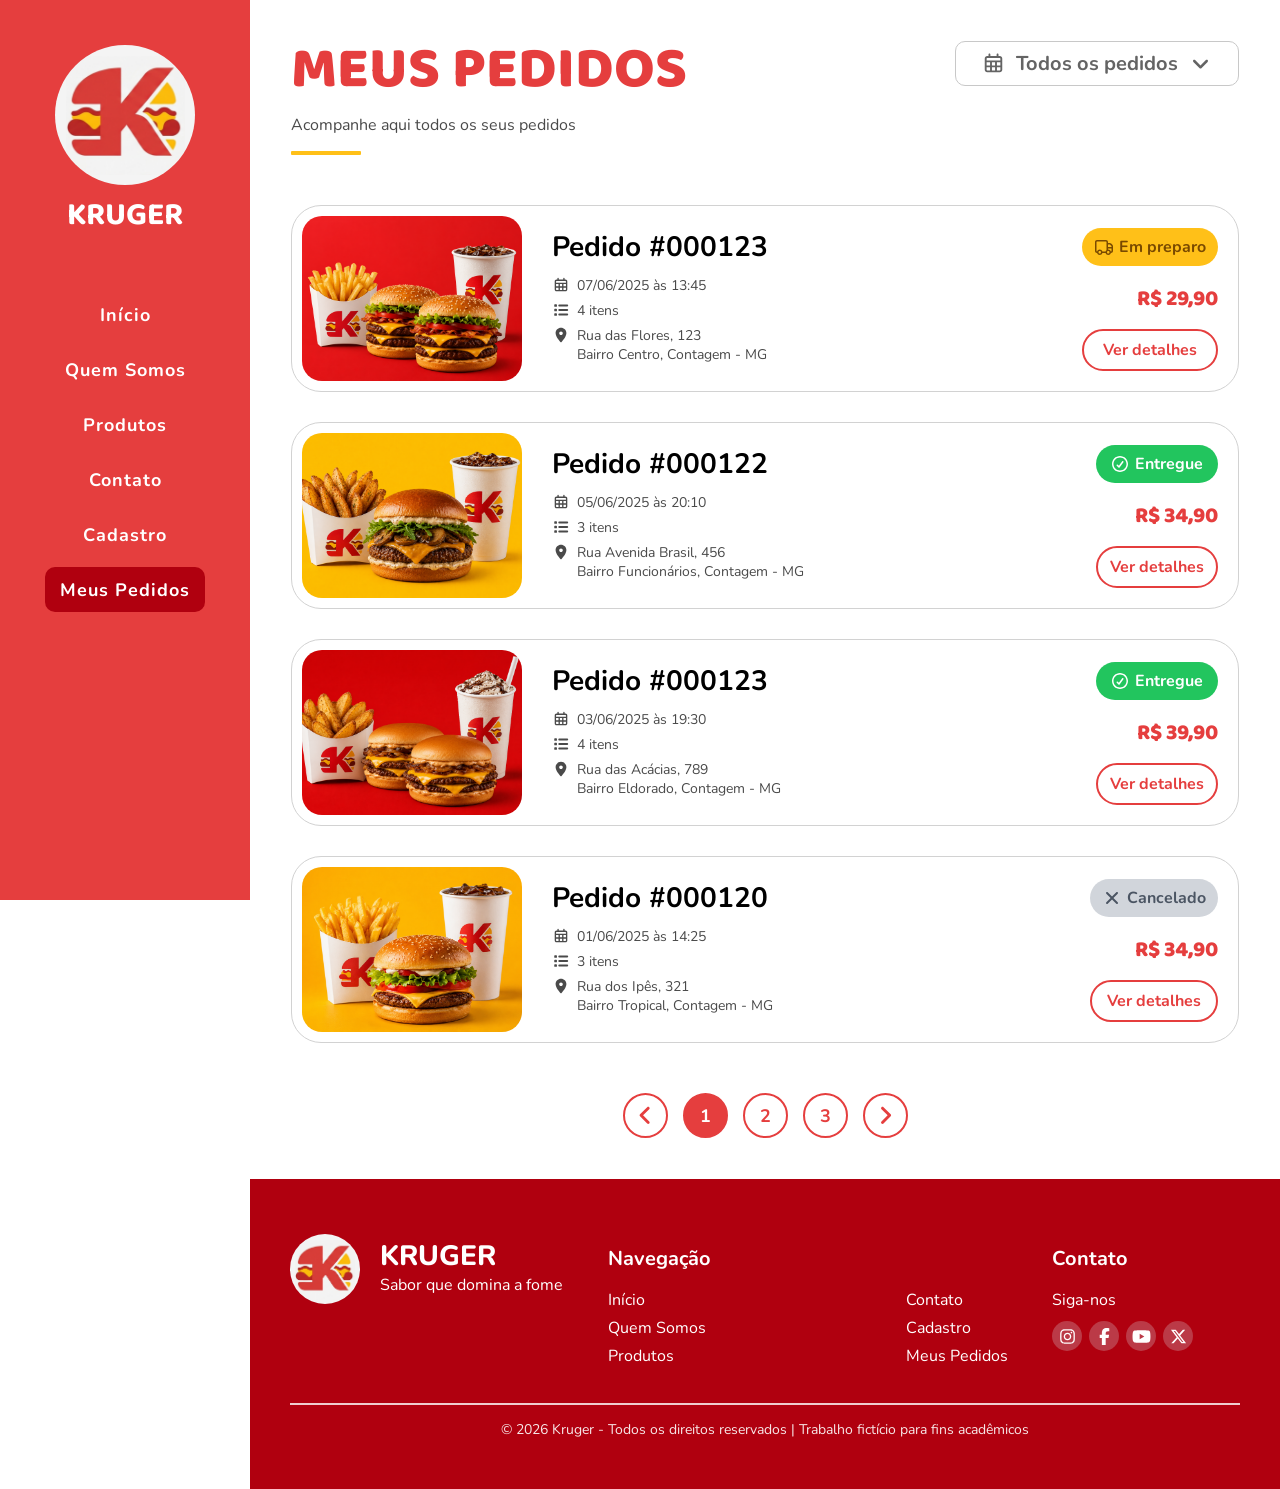
<file: meus_pedidos.html>
<!DOCTYPE html>
<html lang="en">
<head>
    <meta charset="UTF-8">
    <meta name="viewport" content="width=device-width, initial-scale=1.0">
    <link rel="stylesheet" href="meus_pedidos.css">
    <title>Kruger - Meus Pedidos</title>

    <link rel="preconnect" href="https://fonts.googleapis.com">
    <link rel="preconnect" href="https://fonts.gstatic.com" crossorigin>
    <link href="https://fonts.googleapis.com/css2?family=Anton&family=Baloo+2:wght@400..800&family=Herr+Von+Muellerhoff&family=Nunito:ital,wght@0,200..1000;1,200..1000&family=Roboto:ital,wght@0,100..900;1,100..900&display=swap" rel="stylesheet">
</head>
<body>
    <header>
        <a href="index.html" id="topo">
            <div id="logo"></div>
            <h3>KRUGER</h3>
        </a>

        <nav>
            <ul>
                <li><a href="index.html">Início</a></li>
                <li><a href="quem_somos.html">Quem Somos</a></li>
                <li><a href="produtos.html">Produtos</a></li>
                <li><a href="contato.html">Contato</a></li>
                <li><a href="cadastro.html">Cadastro</a></li>
                <li id="colorido"><a href="meus_pedidos.html">Meus Pedidos</a></li>
            </ul>
        </nav>
    </header>





    <main>
        <section id="produtos-topo">
            <div>
                <h2>MEUS PEDIDOS</h2>
                <p>Acompanhe aqui todos os seus pedidos</p>
                <hr class="barra-amarela">
            </div>

            <a href="#">
                <h6 id="todos">
                    <svg xmlns="http://www.w3.org/2000/svg" viewBox="0 0 640 640"><!--!Font Awesome Free v7.3.0 by @fontawesome - https://fontawesome.com License - https://fontawesome.com/license/free Copyright 2026 Fonticons, Inc.--><path fill="rgb(100, 100, 100)" d="M216 64C229.3 64 240 74.7 240 88L240 128L400 128L400 88C400 74.7 410.7 64 424 64C437.3 64 448 74.7 448 88L448 128L480 128C515.3 128 544 156.7 544 192L544 480C544 515.3 515.3 544 480 544L160 544C124.7 544 96 515.3 96 480L96 192C96 156.7 124.7 128 160 128L192 128L192 88C192 74.7 202.7 64 216 64zM480 496C488.8 496 496 488.8 496 480L496 416L408 416L408 496L480 496zM496 368L496 288L408 288L408 368L496 368zM360 368L360 288L280 288L280 368L360 368zM232 368L232 288L144 288L144 368L232 368zM144 416L144 480C144 488.8 151.2 496 160 496L232 496L232 416L144 416zM280 416L280 496L360 496L360 416L280 416zM216 176L160 176C151.2 176 144 183.2 144 192L144 240L496 240L496 192C496 183.2 488.8 176 480 176L216 176z"/></svg>
                    Todos os pedidos
                    <svg xmlns="http://www.w3.org/2000/svg" viewBox="0 0 640 640"><!--!Font Awesome Free v7.3.0 by @fontawesome - https://fontawesome.com License - https://fontawesome.com/license/free Copyright 2026 Fonticons, Inc.--><path fill="rgb(100, 100, 100)" d="M297.4 438.6C309.9 451.1 330.2 451.1 342.7 438.6L502.7 278.6C515.2 266.1 515.2 245.8 502.7 233.3C490.2 220.8 469.9 220.8 457.4 233.3L320 370.7L182.6 233.4C170.1 220.9 149.8 220.9 137.3 233.4C124.8 245.9 124.8 266.2 137.3 278.7L297.3 438.7z"/></svg>
                </h6>
            </a>
        </section>
        





        <section id="meus-pedidos">

            <div class="pedido">
                <div class="hamburger" id="combo-vermeio"></div>

                <div class="texto">
                    <h4>Pedido #000123</h4>
                    <div class="linhas3">
                        <p>
                            <svg xmlns="http://www.w3.org/2000/svg" viewBox="0 0 640 640"><!--!Font Awesome Free v7.3.0 by @fontawesome - https://fontawesome.com License - https://fontawesome.com/license/free Copyright 2026 Fonticons, Inc.--><path fill="rgb(74, 74, 74)" d="M216 64C229.3 64 240 74.7 240 88L240 128L400 128L400 88C400 74.7 410.7 64 424 64C437.3 64 448 74.7 448 88L448 128L480 128C515.3 128 544 156.7 544 192L544 480C544 515.3 515.3 544 480 544L160 544C124.7 544 96 515.3 96 480L96 192C96 156.7 124.7 128 160 128L192 128L192 88C192 74.7 202.7 64 216 64zM480 496C488.8 496 496 488.8 496 480L496 416L408 416L408 496L480 496zM496 368L496 288L408 288L408 368L496 368zM360 368L360 288L280 288L280 368L360 368zM232 368L232 288L144 288L144 368L232 368zM144 416L144 480C144 488.8 151.2 496 160 496L232 496L232 416L144 416zM280 416L280 496L360 496L360 416L280 416zM216 176L160 176C151.2 176 144 183.2 144 192L144 240L496 240L496 192C496 183.2 488.8 176 480 176L216 176z"/></svg>
                            07/06/2025 às 13:45</p>
                        <p>
                            <svg xmlns="http://www.w3.org/2000/svg" viewBox="0 0 640 640"><!--!Font Awesome Free v7.3.0 by @fontawesome - https://fontawesome.com License - https://fontawesome.com/license/free Copyright 2026 Fonticons, Inc.--><path fill="rgb(74, 74, 74)" d="M104 112C90.7 112 80 122.7 80 136L80 184C80 197.3 90.7 208 104 208L152 208C165.3 208 176 197.3 176 184L176 136C176 122.7 165.3 112 152 112L104 112zM256 128C238.3 128 224 142.3 224 160C224 177.7 238.3 192 256 192L544 192C561.7 192 576 177.7 576 160C576 142.3 561.7 128 544 128L256 128zM256 288C238.3 288 224 302.3 224 320C224 337.7 238.3 352 256 352L544 352C561.7 352 576 337.7 576 320C576 302.3 561.7 288 544 288L256 288zM256 448C238.3 448 224 462.3 224 480C224 497.7 238.3 512 256 512L544 512C561.7 512 576 497.7 576 480C576 462.3 561.7 448 544 448L256 448zM80 296L80 344C80 357.3 90.7 368 104 368L152 368C165.3 368 176 357.3 176 344L176 296C176 282.7 165.3 272 152 272L104 272C90.7 272 80 282.7 80 296zM104 432C90.7 432 80 442.7 80 456L80 504C80 517.3 90.7 528 104 528L152 528C165.3 528 176 517.3 176 504L176 456C176 442.7 165.3 432 152 432L104 432z"/></svg>
                            4 itens</p>
                        <p>
                            <svg xmlns="http://www.w3.org/2000/svg" viewBox="0 0 640 640"><!--!Font Awesome Free v7.3.0 by @fontawesome - https://fontawesome.com License - https://fontawesome.com/license/free Copyright 2026 Fonticons, Inc.--><path fill="rgb(74, 74, 74)" d="M128 252.6C128 148.4 214 64 320 64C426 64 512 148.4 512 252.6C512 371.9 391.8 514.9 341.6 569.4C329.8 582.2 310.1 582.2 298.3 569.4C248.1 514.9 127.9 371.9 127.9 252.6zM320 320C355.3 320 384 291.3 384 256C384 220.7 355.3 192 320 192C284.7 192 256 220.7 256 256C256 291.3 284.7 320 320 320z"/></svg>
                            Rua das Flores, 123 <br> Bairro Centro, Contagem - MG</p>
                    </div>
                </div>

                <div class="andamento">
                    <h6 class="preparo">
                        <svg xmlns="http://www.w3.org/2000/svg" viewBox="0 0 640 640"><!--!Font Awesome Free v7.3.0 by @fontawesome - https://fontawesome.com License - https://fontawesome.com/license/free Copyright 2026 Fonticons, Inc.--><path fill="rgb(122, 74, 0)" d="M96 144C87.2 144 80 151.2 80 160L80 448C80 456.8 87.2 464 96 464L99.3 464C109.7 427.1 143.7 400 184 400C224.3 400 258.2 427.1 268.7 464L371.3 464C376.2 446.6 386.4 431.3 400 420.1L400 160C400 151.2 392.8 144 384 144L96 144zM99.3 512L96 512C60.7 512 32 483.3 32 448L32 160C32 124.7 60.7 96 96 96L384 96C419.3 96 448 124.7 448 160L448 192L503.4 192C520.4 192 536.7 198.7 548.7 210.7L589.3 251.3C601.3 263.3 608 279.6 608 296.6L608 448C608 483.3 579.3 512 544 512L540.7 512C530.3 548.9 496.3 576 456 576C415.7 576 381.8 548.9 371.3 512L268.7 512C258.3 548.9 224.3 576 184 576C143.7 576 109.8 548.9 99.3 512zM448 320L560 320L560 296.6C560 292.4 558.3 288.3 555.3 285.3L514.7 244.7C511.7 241.7 507.6 240 503.4 240L448 240L448 320zM448 368L448 400.4C450.6 400.2 453.3 400 456 400C496.3 400 530.2 427.1 540.7 464L544 464C552.8 464 560 456.8 560 448L560 368L448 368zM184 528C206.1 528 224 510.1 224 488C224 465.9 206.1 448 184 448C161.9 448 144 465.9 144 488C144 510.1 161.9 528 184 528zM456 528C478.1 528 496 510.1 496 488C496 465.9 478.1 448 456 448C433.9 448 416 465.9 416 488C416 510.1 433.9 528 456 528z"/></svg>
                        Em preparo</h6>
                    <h5 class="vermeio">R$ 29,90</h5>
                    <a href="produto.html"><h6>Ver detalhes</h6></a>
                </div>
            </div>


            
            <div class="pedido">
                <div class="hamburger" id="combo-amarelo"></div>

                <div class="texto">
                    <h4>Pedido #000122</h4>
                    <div class="linhas3">
                        <p>
                            <svg xmlns="http://www.w3.org/2000/svg" viewBox="0 0 640 640"><!--!Font Awesome Free v7.3.0 by @fontawesome - https://fontawesome.com License - https://fontawesome.com/license/free Copyright 2026 Fonticons, Inc.--><path fill="rgb(74, 74, 74)" d="M216 64C229.3 64 240 74.7 240 88L240 128L400 128L400 88C400 74.7 410.7 64 424 64C437.3 64 448 74.7 448 88L448 128L480 128C515.3 128 544 156.7 544 192L544 480C544 515.3 515.3 544 480 544L160 544C124.7 544 96 515.3 96 480L96 192C96 156.7 124.7 128 160 128L192 128L192 88C192 74.7 202.7 64 216 64zM480 496C488.8 496 496 488.8 496 480L496 416L408 416L408 496L480 496zM496 368L496 288L408 288L408 368L496 368zM360 368L360 288L280 288L280 368L360 368zM232 368L232 288L144 288L144 368L232 368zM144 416L144 480C144 488.8 151.2 496 160 496L232 496L232 416L144 416zM280 416L280 496L360 496L360 416L280 416zM216 176L160 176C151.2 176 144 183.2 144 192L144 240L496 240L496 192C496 183.2 488.8 176 480 176L216 176z"/></svg>
                            05/06/2025 às 20:10</p>
                        <p>
                            <svg xmlns="http://www.w3.org/2000/svg" viewBox="0 0 640 640"><!--!Font Awesome Free v7.3.0 by @fontawesome - https://fontawesome.com License - https://fontawesome.com/license/free Copyright 2026 Fonticons, Inc.--><path fill="rgb(74, 74, 74)" d="M104 112C90.7 112 80 122.7 80 136L80 184C80 197.3 90.7 208 104 208L152 208C165.3 208 176 197.3 176 184L176 136C176 122.7 165.3 112 152 112L104 112zM256 128C238.3 128 224 142.3 224 160C224 177.7 238.3 192 256 192L544 192C561.7 192 576 177.7 576 160C576 142.3 561.7 128 544 128L256 128zM256 288C238.3 288 224 302.3 224 320C224 337.7 238.3 352 256 352L544 352C561.7 352 576 337.7 576 320C576 302.3 561.7 288 544 288L256 288zM256 448C238.3 448 224 462.3 224 480C224 497.7 238.3 512 256 512L544 512C561.7 512 576 497.7 576 480C576 462.3 561.7 448 544 448L256 448zM80 296L80 344C80 357.3 90.7 368 104 368L152 368C165.3 368 176 357.3 176 344L176 296C176 282.7 165.3 272 152 272L104 272C90.7 272 80 282.7 80 296zM104 432C90.7 432 80 442.7 80 456L80 504C80 517.3 90.7 528 104 528L152 528C165.3 528 176 517.3 176 504L176 456C176 442.7 165.3 432 152 432L104 432z"/></svg>
                            3 itens</p>
                        <p>
                            <svg xmlns="http://www.w3.org/2000/svg" viewBox="0 0 640 640"><!--!Font Awesome Free v7.3.0 by @fontawesome - https://fontawesome.com License - https://fontawesome.com/license/free Copyright 2026 Fonticons, Inc.--><path fill="rgb(74, 74, 74)" d="M128 252.6C128 148.4 214 64 320 64C426 64 512 148.4 512 252.6C512 371.9 391.8 514.9 341.6 569.4C329.8 582.2 310.1 582.2 298.3 569.4C248.1 514.9 127.9 371.9 127.9 252.6zM320 320C355.3 320 384 291.3 384 256C384 220.7 355.3 192 320 192C284.7 192 256 220.7 256 256C256 291.3 284.7 320 320 320z"/></svg>
                            Rua Avenida Brasil, 456 <br> Bairro Funcionários, Contagem - MG</p>
                    </div>
                </div>

                <div class="andamento">
                    <h6 class="entregue">
                        <svg xmlns="http://www.w3.org/2000/svg" viewBox="0 0 640 640"><!--!Font Awesome Free v7.3.0 by @fontawesome - https://fontawesome.com License - https://fontawesome.com/license/free Copyright 2026 Fonticons, Inc.--><path fill="rgb(255, 255, 255)" d="M320 576C178.6 576 64 461.4 64 320C64 178.6 178.6 64 320 64C461.4 64 576 178.6 576 320C576 461.4 461.4 576 320 576zM320 112C205.1 112 112 205.1 112 320C112 434.9 205.1 528 320 528C434.9 528 528 434.9 528 320C528 205.1 434.9 112 320 112zM390.7 233.9C398.5 223.2 413.5 220.8 424.2 228.6C434.9 236.4 437.3 251.4 429.5 262.1L307.4 430.1C303.3 435.8 296.9 439.4 289.9 439.9C282.9 440.4 276 437.9 271.1 433L215.2 377.1C205.8 367.7 205.8 352.5 215.2 343.2C224.6 333.9 239.8 333.8 249.1 343.2L285.1 379.2L390.7 234z"/></svg>
                        Entregue</h5>
                    <h5 class="vermeio">R$ 34,90</h5>
                    <a href="produto.html"><h6>Ver detalhes</h6></a>
                </div>
            </div>



            <div class="pedido">
                <div class="hamburger" id="combo-vermeio2"></div>

                <div class="texto">
                    <h4>Pedido #000123</h4>
                    <div class="linhas3">
                        <p>
                            <svg xmlns="http://www.w3.org/2000/svg" viewBox="0 0 640 640"><!--!Font Awesome Free v7.3.0 by @fontawesome - https://fontawesome.com License - https://fontawesome.com/license/free Copyright 2026 Fonticons, Inc.--><path fill="rgb(74, 74, 74)" d="M216 64C229.3 64 240 74.7 240 88L240 128L400 128L400 88C400 74.7 410.7 64 424 64C437.3 64 448 74.7 448 88L448 128L480 128C515.3 128 544 156.7 544 192L544 480C544 515.3 515.3 544 480 544L160 544C124.7 544 96 515.3 96 480L96 192C96 156.7 124.7 128 160 128L192 128L192 88C192 74.7 202.7 64 216 64zM480 496C488.8 496 496 488.8 496 480L496 416L408 416L408 496L480 496zM496 368L496 288L408 288L408 368L496 368zM360 368L360 288L280 288L280 368L360 368zM232 368L232 288L144 288L144 368L232 368zM144 416L144 480C144 488.8 151.2 496 160 496L232 496L232 416L144 416zM280 416L280 496L360 496L360 416L280 416zM216 176L160 176C151.2 176 144 183.2 144 192L144 240L496 240L496 192C496 183.2 488.8 176 480 176L216 176z"/></svg>
                            03/06/2025 às 19:30</p>
                        <p>
                            <svg xmlns="http://www.w3.org/2000/svg" viewBox="0 0 640 640"><!--!Font Awesome Free v7.3.0 by @fontawesome - https://fontawesome.com License - https://fontawesome.com/license/free Copyright 2026 Fonticons, Inc.--><path fill="rgb(74, 74, 74)" d="M104 112C90.7 112 80 122.7 80 136L80 184C80 197.3 90.7 208 104 208L152 208C165.3 208 176 197.3 176 184L176 136C176 122.7 165.3 112 152 112L104 112zM256 128C238.3 128 224 142.3 224 160C224 177.7 238.3 192 256 192L544 192C561.7 192 576 177.7 576 160C576 142.3 561.7 128 544 128L256 128zM256 288C238.3 288 224 302.3 224 320C224 337.7 238.3 352 256 352L544 352C561.7 352 576 337.7 576 320C576 302.3 561.7 288 544 288L256 288zM256 448C238.3 448 224 462.3 224 480C224 497.7 238.3 512 256 512L544 512C561.7 512 576 497.7 576 480C576 462.3 561.7 448 544 448L256 448zM80 296L80 344C80 357.3 90.7 368 104 368L152 368C165.3 368 176 357.3 176 344L176 296C176 282.7 165.3 272 152 272L104 272C90.7 272 80 282.7 80 296zM104 432C90.7 432 80 442.7 80 456L80 504C80 517.3 90.7 528 104 528L152 528C165.3 528 176 517.3 176 504L176 456C176 442.7 165.3 432 152 432L104 432z"/></svg>
                            4 itens</p>
                        <p>
                            <svg xmlns="http://www.w3.org/2000/svg" viewBox="0 0 640 640"><!--!Font Awesome Free v7.3.0 by @fontawesome - https://fontawesome.com License - https://fontawesome.com/license/free Copyright 2026 Fonticons, Inc.--><path fill="rgb(74, 74, 74)" d="M128 252.6C128 148.4 214 64 320 64C426 64 512 148.4 512 252.6C512 371.9 391.8 514.9 341.6 569.4C329.8 582.2 310.1 582.2 298.3 569.4C248.1 514.9 127.9 371.9 127.9 252.6zM320 320C355.3 320 384 291.3 384 256C384 220.7 355.3 192 320 192C284.7 192 256 220.7 256 256C256 291.3 284.7 320 320 320z"/></svg>
                            Rua das Acácias, 789 <br> Bairro Eldorado, Contagem - MG</p>
                    </div>
                </div>

                <div class="andamento">
                    <h6 class="entregue">
                        <svg xmlns="http://www.w3.org/2000/svg" viewBox="0 0 640 640"><!--!Font Awesome Free v7.3.0 by @fontawesome - https://fontawesome.com License - https://fontawesome.com/license/free Copyright 2026 Fonticons, Inc.--><path fill="rgb(255, 255, 255)" d="M320 576C178.6 576 64 461.4 64 320C64 178.6 178.6 64 320 64C461.4 64 576 178.6 576 320C576 461.4 461.4 576 320 576zM320 112C205.1 112 112 205.1 112 320C112 434.9 205.1 528 320 528C434.9 528 528 434.9 528 320C528 205.1 434.9 112 320 112zM390.7 233.9C398.5 223.2 413.5 220.8 424.2 228.6C434.9 236.4 437.3 251.4 429.5 262.1L307.4 430.1C303.3 435.8 296.9 439.4 289.9 439.9C282.9 440.4 276 437.9 271.1 433L215.2 377.1C205.8 367.7 205.8 352.5 215.2 343.2C224.6 333.9 239.8 333.8 249.1 343.2L285.1 379.2L390.7 234z"/></svg>
                        Entregue</h5>
                    <h5 class="vermeio">R$ 39,90</h5>
                    <a href="produto.html"><h6>Ver detalhes</h6></a>
                </div>
            </div>



            <div class="pedido">
                <div class="hamburger" id="combo-amarelo3"></div>

                <div class="texto">
                    <h4>Pedido #000120</h4>
                    <div class="linhas3">
                        <p>
                            <svg xmlns="http://www.w3.org/2000/svg" viewBox="0 0 640 640"><!--!Font Awesome Free v7.3.0 by @fontawesome - https://fontawesome.com License - https://fontawesome.com/license/free Copyright 2026 Fonticons, Inc.--><path fill="rgb(74, 74, 74)" d="M216 64C229.3 64 240 74.7 240 88L240 128L400 128L400 88C400 74.7 410.7 64 424 64C437.3 64 448 74.7 448 88L448 128L480 128C515.3 128 544 156.7 544 192L544 480C544 515.3 515.3 544 480 544L160 544C124.7 544 96 515.3 96 480L96 192C96 156.7 124.7 128 160 128L192 128L192 88C192 74.7 202.7 64 216 64zM480 496C488.8 496 496 488.8 496 480L496 416L408 416L408 496L480 496zM496 368L496 288L408 288L408 368L496 368zM360 368L360 288L280 288L280 368L360 368zM232 368L232 288L144 288L144 368L232 368zM144 416L144 480C144 488.8 151.2 496 160 496L232 496L232 416L144 416zM280 416L280 496L360 496L360 416L280 416zM216 176L160 176C151.2 176 144 183.2 144 192L144 240L496 240L496 192C496 183.2 488.8 176 480 176L216 176z"/></svg>
                            01/06/2025 às 14:25</p>
                        <p>
                            <svg xmlns="http://www.w3.org/2000/svg" viewBox="0 0 640 640"><!--!Font Awesome Free v7.3.0 by @fontawesome - https://fontawesome.com License - https://fontawesome.com/license/free Copyright 2026 Fonticons, Inc.--><path fill="rgb(74, 74, 74)" d="M104 112C90.7 112 80 122.7 80 136L80 184C80 197.3 90.7 208 104 208L152 208C165.3 208 176 197.3 176 184L176 136C176 122.7 165.3 112 152 112L104 112zM256 128C238.3 128 224 142.3 224 160C224 177.7 238.3 192 256 192L544 192C561.7 192 576 177.7 576 160C576 142.3 561.7 128 544 128L256 128zM256 288C238.3 288 224 302.3 224 320C224 337.7 238.3 352 256 352L544 352C561.7 352 576 337.7 576 320C576 302.3 561.7 288 544 288L256 288zM256 448C238.3 448 224 462.3 224 480C224 497.7 238.3 512 256 512L544 512C561.7 512 576 497.7 576 480C576 462.3 561.7 448 544 448L256 448zM80 296L80 344C80 357.3 90.7 368 104 368L152 368C165.3 368 176 357.3 176 344L176 296C176 282.7 165.3 272 152 272L104 272C90.7 272 80 282.7 80 296zM104 432C90.7 432 80 442.7 80 456L80 504C80 517.3 90.7 528 104 528L152 528C165.3 528 176 517.3 176 504L176 456C176 442.7 165.3 432 152 432L104 432z"/></svg>
                            3 itens</p>
                        <p>
                            <svg xmlns="http://www.w3.org/2000/svg" viewBox="0 0 640 640"><!--!Font Awesome Free v7.3.0 by @fontawesome - https://fontawesome.com License - https://fontawesome.com/license/free Copyright 2026 Fonticons, Inc.--><path fill="rgb(74, 74, 74)" d="M128 252.6C128 148.4 214 64 320 64C426 64 512 148.4 512 252.6C512 371.9 391.8 514.9 341.6 569.4C329.8 582.2 310.1 582.2 298.3 569.4C248.1 514.9 127.9 371.9 127.9 252.6zM320 320C355.3 320 384 291.3 384 256C384 220.7 355.3 192 320 192C284.7 192 256 220.7 256 256C256 291.3 284.7 320 320 320z"/></svg>
                            Rua dos Ipês, 321 <br> Bairro Tropical, Contagem - MG</p>
                    </div>
                </div>

                <div class="andamento">
                    <h6 class="cancelado">
                        <svg xmlns="http://www.w3.org/2000/svg" viewBox="0 0 640 640"><!--!Font Awesome Free v7.3.0 by @fontawesome - https://fontawesome.com License - https://fontawesome.com/license/free Copyright 2026 Fonticons, Inc.--><path fill="rgb(75, 85, 99)" d="M183.1 137.4C170.6 124.9 150.3 124.9 137.8 137.4C125.3 149.9 125.3 170.2 137.8 182.7L275.2 320L137.9 457.4C125.4 469.9 125.4 490.2 137.9 502.7C150.4 515.2 170.7 515.2 183.2 502.7L320.5 365.3L457.9 502.6C470.4 515.1 490.7 515.1 503.2 502.6C515.7 490.1 515.7 469.8 503.2 457.3L365.8 320L503.1 182.6C515.6 170.1 515.6 149.8 503.1 137.3C490.6 124.8 470.3 124.8 457.8 137.3L320.5 274.7L183.1 137.4z"/></svg>
                        Cancelado</65>
                    <h5 class="vermeio">R$ 34,90</h5>
                    <a href="produto.html"><h6>Ver detalhes</h6></a>
                </div>
            </div>

        </section>



        


        <section id="paginas">
           <a href="#"><button><svg xmlns="http://www.w3.org/2000/svg" viewBox="0 0 640 640"><!--!Font Awesome Free v7.3.0 by @fontawesome - https://fontawesome.com License - https://fontawesome.com/license/free Copyright 2026 Fonticons, Inc.--><path fill="rgb(229, 62, 62)" d="M201.4 297.4C188.9 309.9 188.9 330.2 201.4 342.7L361.4 502.7C373.9 515.2 394.2 515.2 406.7 502.7C419.2 490.2 419.2 469.9 406.7 457.4L269.3 320L406.6 182.6C419.1 170.1 419.1 149.8 406.6 137.3C394.1 124.8 373.8 124.8 361.3 137.3L201.3 297.3z"/></svg></button></a>
           <a href="#"><button id="botao-vermeio">1</button></a>
           <a href="#"><button>2</button></a>
           <a href="#"><button>3</button></a>
           <a href="#"><button><svg xmlns="http://www.w3.org/2000/svg" viewBox="0 0 640 640"><!--!Font Awesome Free v7.3.0 by @fontawesome - https://fontawesome.com License - https://fontawesome.com/license/free Copyright 2026 Fonticons, Inc.--><path fill="rgb(229, 62, 62)" d="M439.1 297.4C451.6 309.9 451.6 330.2 439.1 342.7L279.1 502.7C266.6 515.2 246.3 515.2 233.8 502.7C221.3 490.2 221.3 469.9 233.8 457.4L371.2 320L233.9 182.6C221.4 170.1 221.4 149.8 233.9 137.3C246.4 124.8 266.7 124.8 279.2 137.3L439.2 297.3z"/></svg></button></a>
        </section>
    </main>





    <footer>
        <div id="cima">
            <div id="Kruger_rodape">
                <div id="logo"></div>
                <div id="texto_rodape">
                    <h4>KRUGER</h4>
                    <p>Sabor que domina a fome</p>
                </div>
            </div>
            
            <div id="navegacao_rodape">
                <h6>Navegação</h6>
                <nav>
                    <ul>
                        <div id="margin-right">
                            <li id="colorido"><a href="index.html">Início</a></li>
                            <li><a href="quem_somos.html">Quem Somos</a></li>
                            <li><a href="produtos.html">Produtos</a></li>
                        </div>
                        <div>
                            <li><a href="contato.html">Contato</a></li>
                            <li><a href="cadastro.html">Cadastro</a></li>
                            <li><a href="meus_pedidos.html">Meus Pedidos</a></li>
                        </div>
                    </ul>
                </nav>
            </div>

            <div id="contato_rodape">
                <h6>Contato</h6>
                <p>Siga-nos</p>

                <div id="icones">
                    <a href="#"><svg xmlns="http://www.w3.org/2000/svg" viewBox="0 0 640 640"><!--!Font Awesome Free v7.2.0 by @fontawesome - https://fontawesome.com License - https://fontawesome.com/license/free Copyright 2026 Fonticons, Inc.--><path fill="rgb(255, 255, 255)" d="M320.3 205C256.8 204.8 205.2 256.2 205 319.7C204.8 383.2 256.2 434.8 319.7 435C383.2 435.2 434.8 383.8 435 320.3C435.2 256.8 383.8 205.2 320.3 205zM319.7 245.4C360.9 245.2 394.4 278.5 394.6 319.7C394.8 360.9 361.5 394.4 320.3 394.6C279.1 394.8 245.6 361.5 245.4 320.3C245.2 279.1 278.5 245.6 319.7 245.4zM413.1 200.3C413.1 185.5 425.1 173.5 439.9 173.5C454.7 173.5 466.7 185.5 466.7 200.3C466.7 215.1 454.7 227.1 439.9 227.1C425.1 227.1 413.1 215.1 413.1 200.3zM542.8 227.5C541.1 191.6 532.9 159.8 506.6 133.6C480.4 107.4 448.6 99.2 412.7 97.4C375.7 95.3 264.8 95.3 227.8 97.4C192 99.1 160.2 107.3 133.9 133.5C107.6 159.7 99.5 191.5 97.7 227.4C95.6 264.4 95.6 375.3 97.7 412.3C99.4 448.2 107.6 480 133.9 506.2C160.2 532.4 191.9 540.6 227.8 542.4C264.8 544.5 375.7 544.5 412.7 542.4C448.6 540.7 480.4 532.5 506.6 506.2C532.8 480 541 448.2 542.8 412.3C544.9 375.3 544.9 264.5 542.8 227.5zM495 452C487.2 471.6 472.1 486.7 452.4 494.6C422.9 506.3 352.9 503.6 320.3 503.6C287.7 503.6 217.6 506.2 188.2 494.6C168.6 486.8 153.5 471.7 145.6 452C133.9 422.5 136.6 352.5 136.6 319.9C136.6 287.3 134 217.2 145.6 187.8C153.4 168.2 168.5 153.1 188.2 145.2C217.7 133.5 287.7 136.2 320.3 136.2C352.9 136.2 423 133.6 452.4 145.2C472 153 487.1 168.1 495 187.8C506.7 217.3 504 287.3 504 319.9C504 352.5 506.7 422.6 495 452z"/></svg></a>
                    <a href="#"><svg xmlns="http://www.w3.org/2000/svg" viewBox="0 0 640 640"><!--!Font Awesome Free v7.3.0 by @fontawesome - https://fontawesome.com License - https://fontawesome.com/license/free Copyright 2026 Fonticons, Inc.--><path fill="rgb(255, 255, 255)" d="M240 363.3L240 576L356 576L356 363.3L442.5 363.3L460.5 265.5L356 265.5L356 230.9C356 179.2 376.3 159.4 428.7 159.4C445 159.4 458.1 159.8 465.7 160.6L465.7 71.9C451.4 68 416.4 64 396.2 64C289.3 64 240 114.5 240 223.4L240 265.5L174 265.5L174 363.3L240 363.3z"/></svg></a>
                    <a href="#"><svg xmlns="http://www.w3.org/2000/svg" viewBox="0 0 640 640"><!--!Font Awesome Free v7.2.0 by @fontawesome - https://fontawesome.com License - https://fontawesome.com/license/free Copyright 2026 Fonticons, Inc.--><path fill="rgb(255, 255, 255)" d="M581.7 188.1C575.5 164.4 556.9 145.8 533.4 139.5C490.9 128 320.1 128 320.1 128C320.1 128 149.3 128 106.7 139.5C83.2 145.8 64.7 164.4 58.4 188.1C47 231 47 320.4 47 320.4C47 320.4 47 409.8 58.4 452.7C64.7 476.3 83.2 494.2 106.7 500.5C149.3 512 320.1 512 320.1 512C320.1 512 490.9 512 533.5 500.5C557 494.2 575.5 476.3 581.8 452.7C593.2 409.8 593.2 320.4 593.2 320.4C593.2 320.4 593.2 231 581.8 188.1zM264.2 401.6L264.2 239.2L406.9 320.4L264.2 401.6z"/></svg></a>
                    <a href="#"><svg xmlns="http://www.w3.org/2000/svg" viewBox="0 0 640 640"><!--!Font Awesome Free v7.2.0 by @fontawesome - https://fontawesome.com License - https://fontawesome.com/license/free Copyright 2026 Fonticons, Inc.--><path fill="rgb(255, 255, 255)" d="M453.2 112L523.8 112L369.6 288.2L551 528L409 528L297.7 382.6L170.5 528L99.8 528L264.7 339.5L90.8 112L236.4 112L336.9 244.9L453.2 112zM428.4 485.8L467.5 485.8L215.1 152L173.1 152L428.4 485.8z"/></svg></a>
                </div>
            </div>
        </div>

        <hr>

        <div id="baixo">
            <p>© 2026 Kruger - Todos os direitos reservados | Trabalho fictício para fins acadêmicos</p>
        </div>
    </footer>
</body>
</html>
</file>
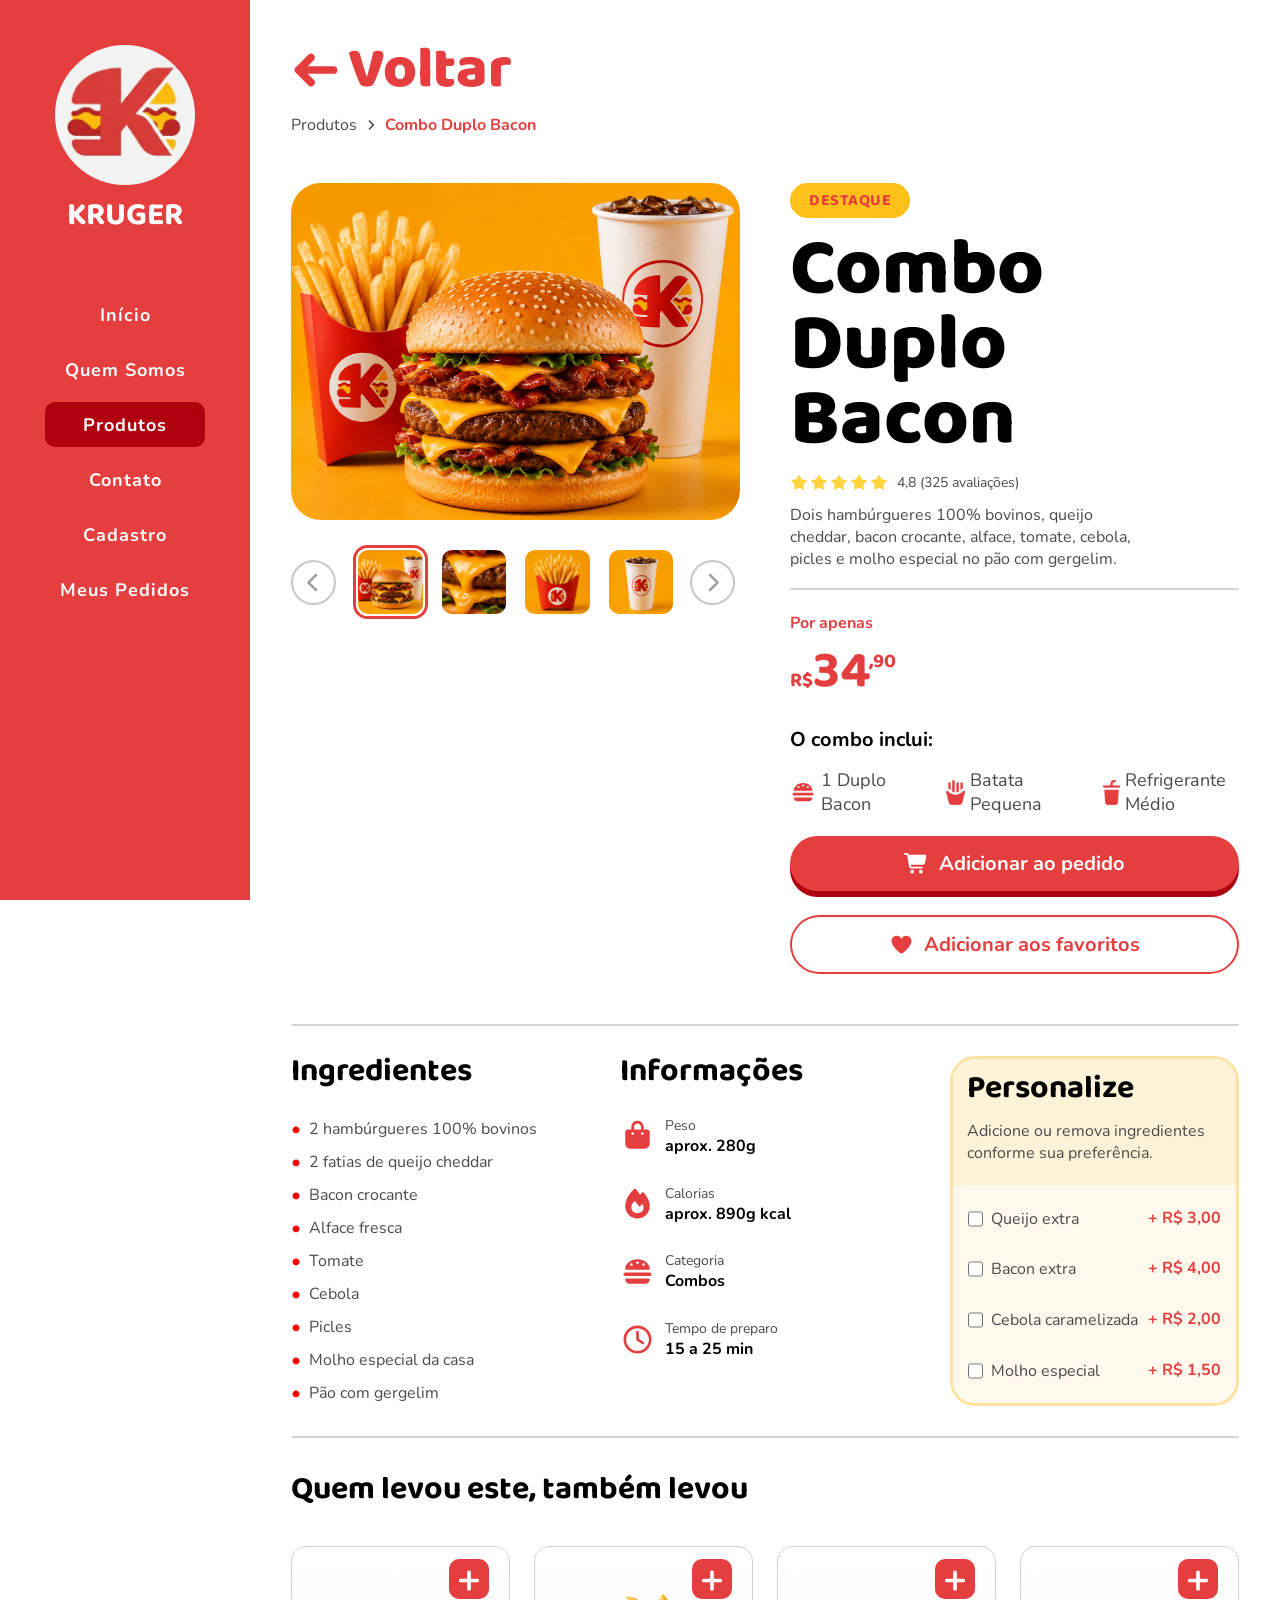
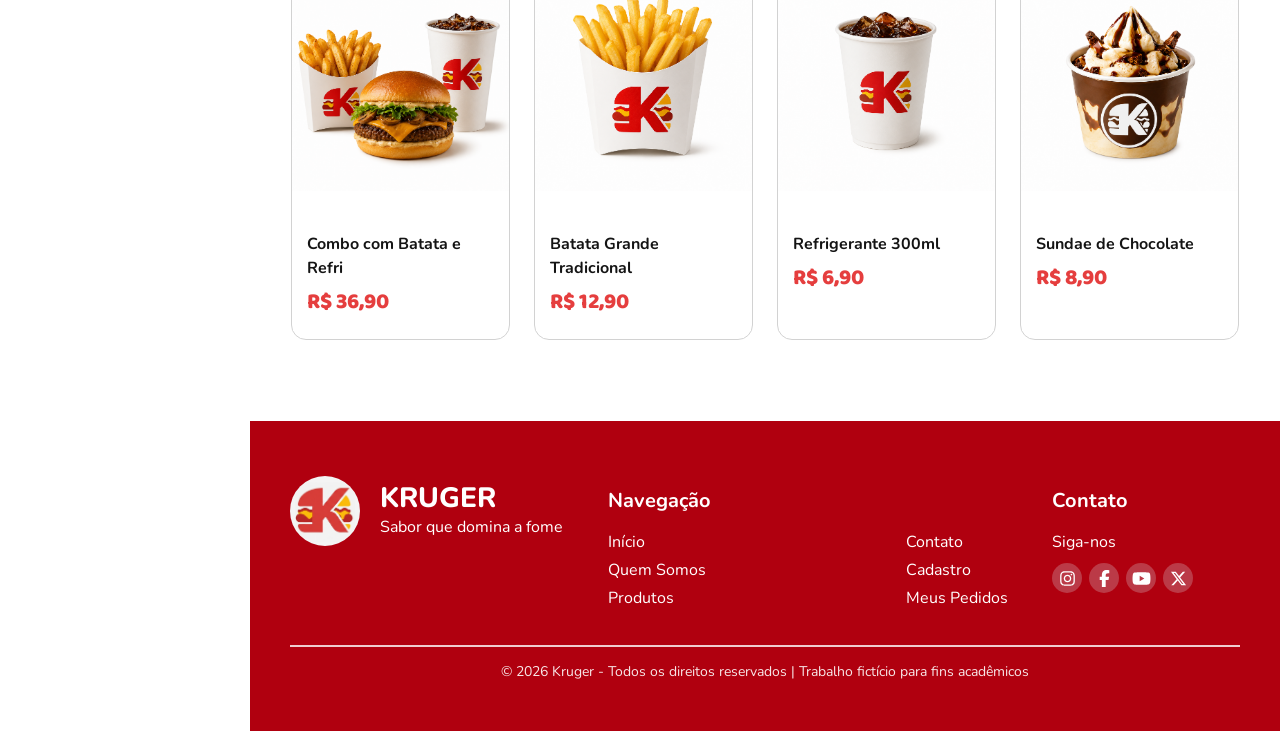
<file: produto.html>
<!DOCTYPE html>
<html lang="en">
<head>
    <meta charset="UTF-8">
    <meta name="viewport" content="width=device-width, initial-scale=1.0">
    <link rel="stylesheet" href="produto.css">
    <title>Kruger - Produtos</title>

    <link rel="preconnect" href="https://fonts.googleapis.com">
    <link rel="preconnect" href="https://fonts.gstatic.com" crossorigin>
    <link href="https://fonts.googleapis.com/css2?family=Anton&family=Baloo+2:wght@400..800&family=Herr+Von+Muellerhoff&family=Nunito:ital,wght@0,200..1000;1,200..1000&family=Roboto:ital,wght@0,100..900;1,100..900&display=swap" rel="stylesheet">
</head>
<body>
    <header>
        <a href="index.html" id="topo">
            <div id="logo"></div>
            <h3>KRUGER</h3>
        </a>

        <nav>
            <ul>
                <li><a href="index.html">Início</a></li>
                <li><a href="quem_somos.html">Quem Somos</a></li>
                <li id="colorido"><a href="produtos.html">Produtos</a></li>
                <li><a href="contato.html">Contato</a></li>
                <li><a href="cadastro.html">Cadastro</a></li>
                <li><a href="meus_pedidos.html">Meus Pedidos</a></li>
            </ul>
        </nav>
    </header>





    <main>
        <section id="produto-topo">
            <a href="produtos.html"><h2><svg xmlns="http://www.w3.org/2000/svg" viewBox="0 0 640 640"><!--!Font Awesome Free v7.3.0 by @fontawesome - https://fontawesome.com License - https://fontawesome.com/license/free Copyright 2026 Fonticons, Inc.--><path fill="rgb(229, 62, 62)" d="M73.4 297.4C60.9 309.9 60.9 330.2 73.4 342.7L233.4 502.7C245.9 515.2 266.2 515.2 278.7 502.7C291.2 490.2 291.2 469.9 278.7 457.4L173.3 352L544 352C561.7 352 576 337.7 576 320C576 302.3 561.7 288 544 288L173.3 288L278.7 182.6C291.2 170.1 291.2 149.8 278.7 137.3C266.2 124.8 245.9 124.8 233.4 137.3L73.4 297.3z"/></svg> Voltar</h2></a>
            <p><a href="produtos.html">Produtos</a><svg xmlns="http://www.w3.org/2000/svg" viewBox="0 0 640 640"><!--!Font Awesome Free v7.3.0 by @fontawesome - https://fontawesome.com License - https://fontawesome.com/license/free Copyright 2026 Fonticons, Inc.--><path fill="rgb(74, 74, 74)" d="M439.1 297.4C451.6 309.9 451.6 330.2 439.1 342.7L279.1 502.7C266.6 515.2 246.3 515.2 233.8 502.7C221.3 490.2 221.3 469.9 233.8 457.4L371.2 320L233.9 182.6C221.4 170.1 221.4 149.8 233.9 137.3C246.4 124.8 266.7 124.8 279.2 137.3L439.2 297.3z"/></svg><span class="vermeio">Combo Duplo Bacon</span></p>
        </section>
        

        <section id="combao">
           <div id="esquerda">
                <a href="produto-grande.png"><div id="produto-grande-principal"></div></a>

                <div id="sessao">
                    <a href="#" class="seta"><svg xmlns="http://www.w3.org/2000/svg" viewBox="0 0 640 640"><!--!Font Awesome Free v7.3.0 by @fontawesome - https://fontawesome.com License - https://fontawesome.com/license/free Copyright 2026 Fonticons, Inc.--><path fill="rgb(160, 160, 160)" d="M169.4 297.4C156.9 309.9 156.9 330.2 169.4 342.7L361.4 534.7C373.9 547.2 394.2 547.2 406.7 534.7C419.2 522.2 419.2 501.9 406.7 489.4L237.3 320L406.6 150.6C419.1 138.1 419.1 117.8 406.6 105.3C394.1 92.8 373.8 92.8 361.3 105.3L169.3 297.3z"/></svg></a>
                    <div id="selecionado"><a href="#"><div id="produto-grande"></div></a></div>
                    <div class="selecionados"><a href="#"><div id="queijo"></div></a></div>
                    <div class="selecionados"><a href="#"><div id="batata-bonitona"></div></a></div>
                    <div class="selecionados"><a href="#"><div id="refri-bonitao"></div></a></div>
                    <a href="#" class="seta"><svg xmlns="http://www.w3.org/2000/svg" viewBox="0 0 640 640"><!--!Font Awesome Free v7.3.0 by @fontawesome - https://fontawesome.com License - https://fontawesome.com/license/free Copyright 2026 Fonticons, Inc.--><path fill="rgb(160, 160, 160)" d="M471.1 297.4C483.6 309.9 483.6 330.2 471.1 342.7L279.1 534.7C266.6 547.2 246.3 547.2 233.8 534.7C221.3 522.2 221.3 501.9 233.8 489.4L403.2 320L233.9 150.6C221.4 138.1 221.4 117.8 233.9 105.3C246.4 92.8 266.7 92.8 279.2 105.3L471.2 297.3z"/></svg></a>
                </div>
           </div>
           

           <div id="direita">
                <div>
                    <div id="destaque">DESTAQUE</div>
                    <h2>Combo Duplo Bacon</h2>

                    <div id="avaliacao">
                        <svg xmlns="http://www.w3.org/2000/svg" viewBox="0 0 640 640"><!--!Font Awesome Free v7.3.0 by @fontawesome - https://fontawesome.com License - https://fontawesome.com/license/free Copyright 2026 Fonticons, Inc.--><path fill="rgb(255, 212, 59)" d="M341.5 45.1C337.4 37.1 329.1 32 320.1 32C311.1 32 302.8 37.1 298.7 45.1L225.1 189.3L65.2 214.7C56.3 216.1 48.9 222.4 46.1 231C43.3 239.6 45.6 249 51.9 255.4L166.3 369.9L141.1 529.8C139.7 538.7 143.4 547.7 150.7 553C158 558.3 167.6 559.1 175.7 555L320.1 481.6L464.4 555C472.4 559.1 482.1 558.3 489.4 553C496.7 547.7 500.4 538.8 499 529.8L473.7 369.9L588.1 255.4C594.5 249 596.7 239.6 593.9 231C591.1 222.4 583.8 216.1 574.8 214.7L415 189.3L341.5 45.1z"/></svg>
                        <svg xmlns="http://www.w3.org/2000/svg" viewBox="0 0 640 640"><!--!Font Awesome Free v7.3.0 by @fontawesome - https://fontawesome.com License - https://fontawesome.com/license/free Copyright 2026 Fonticons, Inc.--><path fill="rgb(255, 212, 59)" d="M341.5 45.1C337.4 37.1 329.1 32 320.1 32C311.1 32 302.8 37.1 298.7 45.1L225.1 189.3L65.2 214.7C56.3 216.1 48.9 222.4 46.1 231C43.3 239.6 45.6 249 51.9 255.4L166.3 369.9L141.1 529.8C139.7 538.7 143.4 547.7 150.7 553C158 558.3 167.6 559.1 175.7 555L320.1 481.6L464.4 555C472.4 559.1 482.1 558.3 489.4 553C496.7 547.7 500.4 538.8 499 529.8L473.7 369.9L588.1 255.4C594.5 249 596.7 239.6 593.9 231C591.1 222.4 583.8 216.1 574.8 214.7L415 189.3L341.5 45.1z"/></svg>
                        <svg xmlns="http://www.w3.org/2000/svg" viewBox="0 0 640 640"><!--!Font Awesome Free v7.3.0 by @fontawesome - https://fontawesome.com License - https://fontawesome.com/license/free Copyright 2026 Fonticons, Inc.--><path fill="rgb(255, 212, 59)" d="M341.5 45.1C337.4 37.1 329.1 32 320.1 32C311.1 32 302.8 37.1 298.7 45.1L225.1 189.3L65.2 214.7C56.3 216.1 48.9 222.4 46.1 231C43.3 239.6 45.6 249 51.9 255.4L166.3 369.9L141.1 529.8C139.7 538.7 143.4 547.7 150.7 553C158 558.3 167.6 559.1 175.7 555L320.1 481.6L464.4 555C472.4 559.1 482.1 558.3 489.4 553C496.7 547.7 500.4 538.8 499 529.8L473.7 369.9L588.1 255.4C594.5 249 596.7 239.6 593.9 231C591.1 222.4 583.8 216.1 574.8 214.7L415 189.3L341.5 45.1z"/></svg>
                        <svg xmlns="http://www.w3.org/2000/svg" viewBox="0 0 640 640"><!--!Font Awesome Free v7.3.0 by @fontawesome - https://fontawesome.com License - https://fontawesome.com/license/free Copyright 2026 Fonticons, Inc.--><path fill="rgb(255, 212, 59)" d="M341.5 45.1C337.4 37.1 329.1 32 320.1 32C311.1 32 302.8 37.1 298.7 45.1L225.1 189.3L65.2 214.7C56.3 216.1 48.9 222.4 46.1 231C43.3 239.6 45.6 249 51.9 255.4L166.3 369.9L141.1 529.8C139.7 538.7 143.4 547.7 150.7 553C158 558.3 167.6 559.1 175.7 555L320.1 481.6L464.4 555C472.4 559.1 482.1 558.3 489.4 553C496.7 547.7 500.4 538.8 499 529.8L473.7 369.9L588.1 255.4C594.5 249 596.7 239.6 593.9 231C591.1 222.4 583.8 216.1 574.8 214.7L415 189.3L341.5 45.1z"/></svg>
                        <svg xmlns="http://www.w3.org/2000/svg" viewBox="0 0 640 640"><!--!Font Awesome Free v7.3.0 by @fontawesome - https://fontawesome.com License - https://fontawesome.com/license/free Copyright 2026 Fonticons, Inc.--><path fill="rgb(255, 212, 59)" d="M341.5 45.1C337.4 37.1 329.1 32 320.1 32C311.1 32 302.8 37.1 298.7 45.1L225.1 189.3L65.2 214.7C56.3 216.1 48.9 222.4 46.1 231C43.3 239.6 45.6 249 51.9 255.4L166.3 369.9L141.1 529.8C139.7 538.7 143.4 547.7 150.7 553C158 558.3 167.6 559.1 175.7 555L320.1 481.6L464.4 555C472.4 559.1 482.1 558.3 489.4 553C496.7 547.7 500.4 538.8 499 529.8L473.7 369.9L588.1 255.4C594.5 249 596.7 239.6 593.9 231C591.1 222.4 583.8 216.1 574.8 214.7L415 189.3L341.5 45.1z"/></svg>
                        <p>4,8 (325 avaliações)</p>
                    </div>

                    <p id="texto">Dois hambúrgueres 100% bovinos, queijo cheddar, bacon crocante, alface, tomate, cebola, picles e molho especial no pão com gergelim.</p>
                    <hr>
                </div>


                <div>
                    <p id="apenas">Por apenas</p>
                    <div id="display-flex"><h3 class="vermeio" id="preco"><span>R$</span>34</h3>
                        <h3 class="vermeio" id="noventa">,90</h3></div>

                    <h6>O combo inclui:</h6>

                    <div id="grid-total-maluco-slk">
                        <p id="combo-bacon"><svg xmlns="http://www.w3.org/2000/svg" viewBox="0 0 640 640"><!--!Font Awesome Free v7.3.0 by @fontawesome - https://fontawesome.com License - https://fontawesome.com/license/free Copyright 2026 Fonticons, Inc.--><path fill="rgb(229, 62, 62)" d="M112 448C103.2 448 96 455.2 96 464C96 508.2 131.8 544 176 544L464 544C508.2 544 544 508.2 544 464C544 455.2 536.8 448 528 448L112 448zM96 266C96 278.2 105.9 288 118 288L522 288C534.2 288 544 278.1 544 266C544 248.8 541.4 231.6 533.2 216.5C511 175.7 450.9 96 320 96C189.1 96 129 175.6 106.8 216.5C98.6 231.6 96 248.8 96 266zM64 368C64 385.7 78.3 400 96 400L544 400C561.7 400 576 385.7 576 368C576 350.3 561.7 336 544 336L96 336C78.3 336 64 350.3 64 368zM320 136C333.3 136 344 146.7 344 160C344 173.3 333.3 184 320 184C306.7 184 296 173.3 296 160C296 146.7 306.7 136 320 136zM184 192C184 178.7 194.7 168 208 168C221.3 168 232 178.7 232 192C232 205.3 221.3 216 208 216C194.7 216 184 205.3 184 192zM432 168C445.3 168 456 178.7 456 192C456 205.3 445.3 216 432 216C418.7 216 408 205.3 408 192C408 178.7 418.7 168 432 168z"/></svg>1 Duplo Bacon</p>
                        <p id="combo-batata"><img src="batata-frita-svg.png">Batata Pequena</p>
                        <p id="combo-refri"><img src="refri-svg.png">Refrigerante Médio</p>
                    </div>

                    <div id="grid-total-tmb-maluco-slk-n-compensa">
                        <a href="meus_pedidos.html"><h5 id="pedido"><svg xmlns="http://www.w3.org/2000/svg" viewBox="0 0 640 640"><!--!Font Awesome Free v7.3.0 by @fontawesome - https://fontawesome.com License - https://fontawesome.com/license/free Copyright 2026 Fonticons, Inc.--><path fill="rgb(255, 255, 255)" d="M24 48C10.7 48 0 58.7 0 72C0 85.3 10.7 96 24 96L69.3 96C73.2 96 76.5 98.8 77.2 102.6L129.3 388.9C135.5 423.1 165.3 448 200.1 448L456 448C469.3 448 480 437.3 480 424C480 410.7 469.3 400 456 400L200.1 400C188.5 400 178.6 391.7 176.5 380.3L171.4 352L475 352C505.8 352 532.2 330.1 537.9 299.8L568.9 133.9C572.6 114.2 557.5 96 537.4 96L124.7 96L124.3 94C119.5 67.4 96.3 48 69.2 48L24 48zM208 576C234.5 576 256 554.5 256 528C256 501.5 234.5 480 208 480C181.5 480 160 501.5 160 528C160 554.5 181.5 576 208 576zM432 576C458.5 576 480 554.5 480 528C480 501.5 458.5 480 432 480C405.5 480 384 501.5 384 528C384 554.5 405.5 576 432 576z"/></svg><span>Adicionar ao pedido</span></h5></a>
                        <a href="#"><h5 id="favorito"><svg xmlns="http://www.w3.org/2000/svg" viewBox="0 0 640 640"><!--!Font Awesome Free v7.3.0 by @fontawesome - https://fontawesome.com License - https://fontawesome.com/license/free Copyright 2026 Fonticons, Inc.--><path fill="rgb(229, 62, 62)" d="M305 151.1L320 171.8L335 151.1C360 116.5 400.2 96 442.9 96C516.4 96 576 155.6 576 229.1L576 231.7C576 343.9 436.1 474.2 363.1 529.9C350.7 539.3 335.5 544 320 544C304.5 544 289.2 539.4 276.9 529.9C203.9 474.2 64 343.9 64 231.7L64 229.1C64 155.6 123.6 96 197.1 96C239.8 96 280 116.5 305 151.1z"/></svg><span>Adicionar aos favoritos</span></h5></a>
                    </div>
                </div>
           </div>
        </section>




        <section id="informacoes">
            <hr>


            <div id="tres-colunas">
                <div id="coluna1">
                    <h3>Ingredientes</h3>

                    <ul>
                        <li class="flex"><p>2 hambúrgueres 100% bovinos</p></li>
                        <li class="flex"><p>2 fatias de queijo cheddar</p></li>
                        <li class="flex"><p>Bacon crocante</p></li>
                        <li class="flex"><p>Alface fresca</p></li>
                        <li class="flex"><p>Tomate</p></li>
                        <li class="flex"><p>Cebola</p></li>
                        <li class="flex"><p>Picles</p></li>
                        <li class="flex"><p>Molho especial da casa</p></li>
                        <li class="flex"><p>Pão com gergelim</p></li>
                    </ul>
                </div>



                <div id="coluna2">
                    <h3>Informações</h3>

                    <div id="align-items">
                        <div class="flex"><svg xmlns="http://www.w3.org/2000/svg" viewBox="0 0 640 640"><!--!Font Awesome Free v7.3.0 by @fontawesome - https://fontawesome.com License - https://fontawesome.com/license/free Copyright 2026 Fonticons, Inc.--><path fill="rgb(229, 62, 62)" d="M256 144C256 108.7 284.7 80 320 80C355.3 80 384 108.7 384 144L384 192L256 192L256 144zM208 192L144 192C117.5 192 96 213.5 96 240L96 448C96 501 139 544 192 544L448 544C501 544 544 501 544 448L544 240C544 213.5 522.5 192 496 192L432 192L432 144C432 82.1 381.9 32 320 32C258.1 32 208 82.1 208 144L208 192zM232 240C245.3 240 256 250.7 256 264C256 277.3 245.3 288 232 288C218.7 288 208 277.3 208 264C208 250.7 218.7 240 232 240zM384 264C384 250.7 394.7 240 408 240C421.3 240 432 250.7 432 264C432 277.3 421.3 288 408 288C394.7 288 384 277.3 384 264z"/></svg>
                            <div>
                                <p>Peso</p>
                                <p class="black">aprox. 280g</p>
                            </div>
                        </div>

                        <div class="flex"><svg xmlns="http://www.w3.org/2000/svg" viewBox="0 0 640 640"><!--!Font Awesome Free v7.3.0 by @fontawesome - https://fontawesome.com License - https://fontawesome.com/license/free Copyright 2026 Fonticons, Inc.--><path fill="rgb(229, 62, 62)" d="M256.5 37.6C265.8 29.8 279.5 30.1 288.4 38.5C300.7 50.1 311.7 62.9 322.3 75.9C335.8 92.4 352 114.2 367.6 140.1C372.8 133.3 377.6 127.3 381.8 122.2C382.9 120.9 384 119.5 385.1 118.1C393 108.3 402.8 96 415.9 96C429.3 96 438.7 107.9 446.7 118.1C448 119.8 449.3 121.4 450.6 122.9C460.9 135.3 474.6 153.2 488.3 175.3C515.5 219.2 543.9 281.7 543.9 351.9C543.9 475.6 443.6 575.9 319.9 575.9C196.2 575.9 96 475.7 96 352C96 260.9 137.1 182 176.5 127C196.4 99.3 216.2 77.1 231.1 61.9C239.3 53.5 247.6 45.2 256.6 37.7zM321.7 480C347 480 369.4 473 390.5 459C432.6 429.6 443.9 370.8 418.6 324.6C414.1 315.6 402.6 315 396.1 322.6L370.9 351.9C364.3 359.5 352.4 359.3 346.2 351.4C328.9 329.3 297.1 289 280.9 268.4C275.5 261.5 265.7 260.4 259.4 266.5C241.1 284.3 207.9 323.3 207.9 370.8C207.9 439.4 258.5 480 321.6 480z"/></svg>
                            <div>
                                <p>Calorias</p>
                                <p class="black">aprox. 890g kcal</p>
                            </div>
                        </div>

                        <div class="flex"><svg xmlns="http://www.w3.org/2000/svg" viewBox="0 0 640 640"><!--!Font Awesome Free v7.3.0 by @fontawesome - https://fontawesome.com License - https://fontawesome.com/license/free Copyright 2026 Fonticons, Inc.--><path fill="rgb(229, 62, 62)" d="M112 448C103.2 448 96 455.2 96 464C96 508.2 131.8 544 176 544L464 544C508.2 544 544 508.2 544 464C544 455.2 536.8 448 528 448L112 448zM96 266C96 278.2 105.9 288 118 288L522 288C534.2 288 544 278.1 544 266C544 248.8 541.4 231.6 533.2 216.5C511 175.7 450.9 96 320 96C189.1 96 129 175.6 106.8 216.5C98.6 231.6 96 248.8 96 266zM64 368C64 385.7 78.3 400 96 400L544 400C561.7 400 576 385.7 576 368C576 350.3 561.7 336 544 336L96 336C78.3 336 64 350.3 64 368zM320 136C333.3 136 344 146.7 344 160C344 173.3 333.3 184 320 184C306.7 184 296 173.3 296 160C296 146.7 306.7 136 320 136zM184 192C184 178.7 194.7 168 208 168C221.3 168 232 178.7 232 192C232 205.3 221.3 216 208 216C194.7 216 184 205.3 184 192zM432 168C445.3 168 456 178.7 456 192C456 205.3 445.3 216 432 216C418.7 216 408 205.3 408 192C408 178.7 418.7 168 432 168z"/></svg>
                            <div>
                                <p>Categoria</p>
                                <p class="black">Combos</p>
                            </div>
                        </div>

                        <div class="flex"><svg xmlns="http://www.w3.org/2000/svg" viewBox="0 0 640 640"><!--!Font Awesome Free v7.3.0 by @fontawesome - https://fontawesome.com License - https://fontawesome.com/license/free Copyright 2026 Fonticons, Inc.--><path fill="rgb(229, 62, 62)" d="M528 320C528 434.9 434.9 528 320 528C205.1 528 112 434.9 112 320C112 205.1 205.1 112 320 112C434.9 112 528 205.1 528 320zM64 320C64 461.4 178.6 576 320 576C461.4 576 576 461.4 576 320C576 178.6 461.4 64 320 64C178.6 64 64 178.6 64 320zM296 184L296 320C296 328 300 335.5 306.7 340L402.7 404C413.7 411.4 428.6 408.4 436 397.3C443.4 386.2 440.4 371.4 429.3 364L344 307.2L344 184C344 170.7 333.3 160 320 160C306.7 160 296 170.7 296 184z"/></svg>
                            <div>
                                <p>Tempo de preparo</p>
                                <p class="black">15 a 25 min</p>
                            </div>
                        </div>
                    </div>
                </div>



                <div id="coluna3">
                    <div id="personalize">
                        <h3>Personalize</h3>
                        <p>Adicione ou remova ingredientes conforme sua preferência.</p>
                    </div>

                    
                    <div id="extra">
                        <label>
                            <p class="flex">
                                <span class="span-check"><input type="checkbox">Queijo extra</span>
                                <span class="vermeio">+ R$ 3,00</span>
                            </p>
                        </label>
                        
                        <label>
                            <p class="flex">
                                <span class="span-check"><input type="checkbox">Bacon extra</span>
                                <span class="vermeio">+ R$ 4,00</span>
                            </p>
                        </label>

                        <label>
                            <p class="flex">
                                <span class="span-check"><input type="checkbox">Cebola caramelizada</span>
                                <span class="vermeio">+ R$ 2,00</span>
                            </p>
                        </label>

                        <label>
                            <p class="flex">
                                <span class="span-check"><input type="checkbox">Molho especial</span>
                                <span class="vermeio">+ R$ 1,50</span>
                            </p>
                        </label>
                    </div>
                </div>
            </div>


            <hr>
        </section>





        <section id="quem-levou">
            <h3>Quem levou este, também levou</h3>

            <div id="produtos">
                <a href="#">
                    <div class="plus">+</div>
                    <div id="combo" class="produto-imagem"></div>
                    <div class="texto-produto">
                        <h5>Combo com Batata e Refri</h5>
                        <h5 id="texto-vermeio">R$ 36,90</h5>
                    </div>
                </a>


                <a href="#">
                    <div class="plus">+</div>
                    <div id="batata" class="produto-imagem"></div>
                    <div class="texto-produto">
                        <h5>Batata Grande Tradicional</h5>
                        <h5 id="texto-vermeio">R$ 12,90</h5>
                    </div>
                </a>


                <a href="#">
                    <div class="plus">+</div>
                    <div id="refri" class="produto-imagem"></div>
                    <div class="texto-produto">
                    <h5>Refrigerante 300ml</h5>
                    <h5 id="texto-vermeio">R$ 6,90</h5>
                    </div>
                </a>


                <a href="#">
                    <div class="plus">+</div>
                    <div id="sundae" class="produto-imagem"></div>
                    <div class="texto-produto">
                        <h5>Sundae de Chocolate</h5>
                        <h5 id="texto-vermeio">R$ 8,90</h5>
                    </div>
                </a>
            </div>
            
        </section>
    </main>





    <footer>
        <div id="cima">
            <div id="Kruger_rodape">
                <div id="logo"></div>
                <div id="texto_rodape">
                    <h4>KRUGER</h4>
                    <p>Sabor que domina a fome</p>
                </div>
            </div>
            
            <div id="navegacao_rodape">
                <h6>Navegação</h6>
                <nav>
                    <ul>
                        <div id="margin-right">
                            <li id="colorido"><a href="index.html">Início</a></li>
                            <li><a href="quem_somos.html">Quem Somos</a></li>
                            <li><a href="produtos.html">Produtos</a></li>
                        </div>
                        <div>
                            <li><a href="contato.html">Contato</a></li>
                            <li><a href="cadastro.html">Cadastro</a></li>
                            <li><a href="meus_pedidos.html">Meus Pedidos</a></li>
                        </div>
                    </ul>
                </nav>
            </div>

            <div id="contato_rodape">
                <h6>Contato</h6>
                <p>Siga-nos</p>

                <div id="icones">
                    <a href="#"><svg xmlns="http://www.w3.org/2000/svg" viewBox="0 0 640 640"><!--!Font Awesome Free v7.2.0 by @fontawesome - https://fontawesome.com License - https://fontawesome.com/license/free Copyright 2026 Fonticons, Inc.--><path fill="rgb(255, 255, 255)" d="M320.3 205C256.8 204.8 205.2 256.2 205 319.7C204.8 383.2 256.2 434.8 319.7 435C383.2 435.2 434.8 383.8 435 320.3C435.2 256.8 383.8 205.2 320.3 205zM319.7 245.4C360.9 245.2 394.4 278.5 394.6 319.7C394.8 360.9 361.5 394.4 320.3 394.6C279.1 394.8 245.6 361.5 245.4 320.3C245.2 279.1 278.5 245.6 319.7 245.4zM413.1 200.3C413.1 185.5 425.1 173.5 439.9 173.5C454.7 173.5 466.7 185.5 466.7 200.3C466.7 215.1 454.7 227.1 439.9 227.1C425.1 227.1 413.1 215.1 413.1 200.3zM542.8 227.5C541.1 191.6 532.9 159.8 506.6 133.6C480.4 107.4 448.6 99.2 412.7 97.4C375.7 95.3 264.8 95.3 227.8 97.4C192 99.1 160.2 107.3 133.9 133.5C107.6 159.7 99.5 191.5 97.7 227.4C95.6 264.4 95.6 375.3 97.7 412.3C99.4 448.2 107.6 480 133.9 506.2C160.2 532.4 191.9 540.6 227.8 542.4C264.8 544.5 375.7 544.5 412.7 542.4C448.6 540.7 480.4 532.5 506.6 506.2C532.8 480 541 448.2 542.8 412.3C544.9 375.3 544.9 264.5 542.8 227.5zM495 452C487.2 471.6 472.1 486.7 452.4 494.6C422.9 506.3 352.9 503.6 320.3 503.6C287.7 503.6 217.6 506.2 188.2 494.6C168.6 486.8 153.5 471.7 145.6 452C133.9 422.5 136.6 352.5 136.6 319.9C136.6 287.3 134 217.2 145.6 187.8C153.4 168.2 168.5 153.1 188.2 145.2C217.7 133.5 287.7 136.2 320.3 136.2C352.9 136.2 423 133.6 452.4 145.2C472 153 487.1 168.1 495 187.8C506.7 217.3 504 287.3 504 319.9C504 352.5 506.7 422.6 495 452z"/></svg></a>
                    <a href="#"><svg xmlns="http://www.w3.org/2000/svg" viewBox="0 0 640 640"><!--!Font Awesome Free v7.3.0 by @fontawesome - https://fontawesome.com License - https://fontawesome.com/license/free Copyright 2026 Fonticons, Inc.--><path fill="rgb(255, 255, 255)" d="M240 363.3L240 576L356 576L356 363.3L442.5 363.3L460.5 265.5L356 265.5L356 230.9C356 179.2 376.3 159.4 428.7 159.4C445 159.4 458.1 159.8 465.7 160.6L465.7 71.9C451.4 68 416.4 64 396.2 64C289.3 64 240 114.5 240 223.4L240 265.5L174 265.5L174 363.3L240 363.3z"/></svg></a>
                    <a href="#"><svg xmlns="http://www.w3.org/2000/svg" viewBox="0 0 640 640"><!--!Font Awesome Free v7.2.0 by @fontawesome - https://fontawesome.com License - https://fontawesome.com/license/free Copyright 2026 Fonticons, Inc.--><path fill="rgb(255, 255, 255)" d="M581.7 188.1C575.5 164.4 556.9 145.8 533.4 139.5C490.9 128 320.1 128 320.1 128C320.1 128 149.3 128 106.7 139.5C83.2 145.8 64.7 164.4 58.4 188.1C47 231 47 320.4 47 320.4C47 320.4 47 409.8 58.4 452.7C64.7 476.3 83.2 494.2 106.7 500.5C149.3 512 320.1 512 320.1 512C320.1 512 490.9 512 533.5 500.5C557 494.2 575.5 476.3 581.8 452.7C593.2 409.8 593.2 320.4 593.2 320.4C593.2 320.4 593.2 231 581.8 188.1zM264.2 401.6L264.2 239.2L406.9 320.4L264.2 401.6z"/></svg></a>
                    <a href="#"><svg xmlns="http://www.w3.org/2000/svg" viewBox="0 0 640 640"><!--!Font Awesome Free v7.2.0 by @fontawesome - https://fontawesome.com License - https://fontawesome.com/license/free Copyright 2026 Fonticons, Inc.--><path fill="rgb(255, 255, 255)" d="M453.2 112L523.8 112L369.6 288.2L551 528L409 528L297.7 382.6L170.5 528L99.8 528L264.7 339.5L90.8 112L236.4 112L336.9 244.9L453.2 112zM428.4 485.8L467.5 485.8L215.1 152L173.1 152L428.4 485.8z"/></svg></a>
                </div>
            </div>
        </div>

        <hr>

        <div id="baixo">
            <p>© 2026 Kruger - Todos os direitos reservados | Trabalho fictício para fins acadêmicos</p>
        </div>
    </footer>
</body>
</html>
</file>
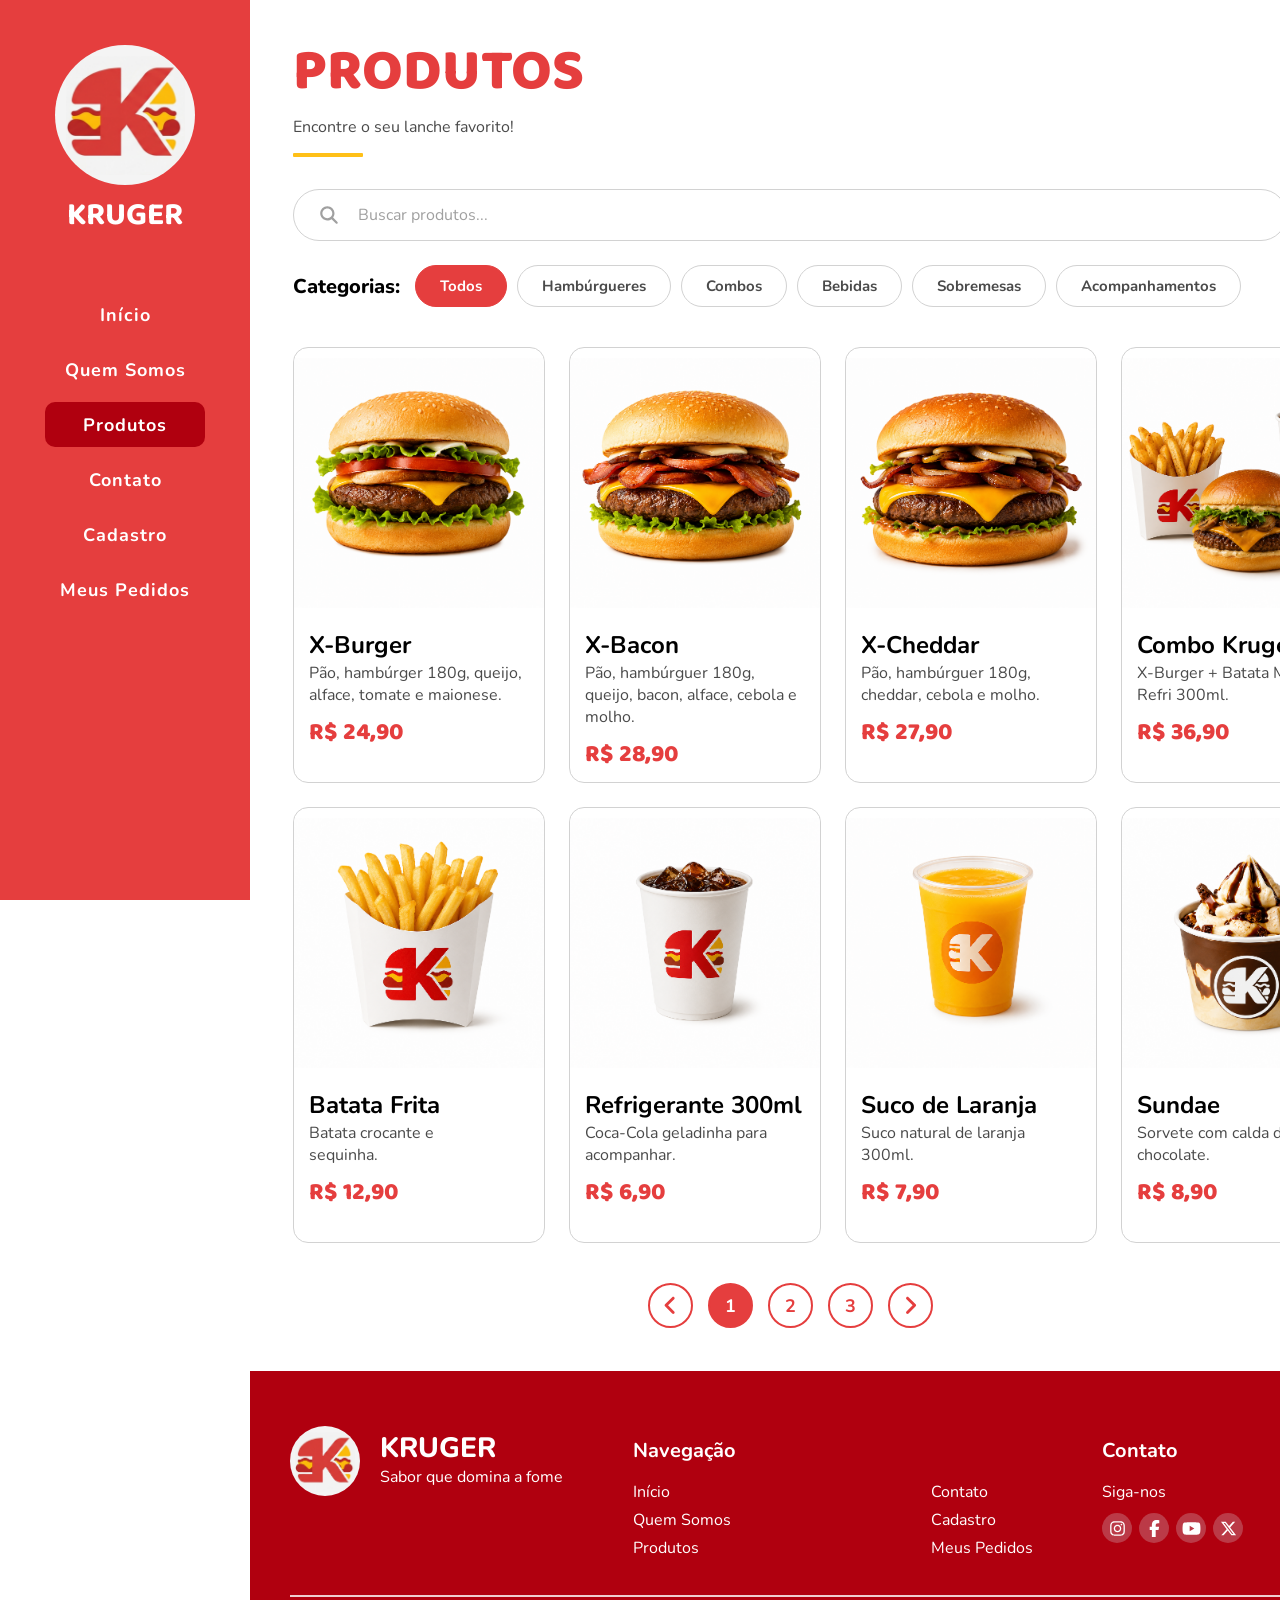
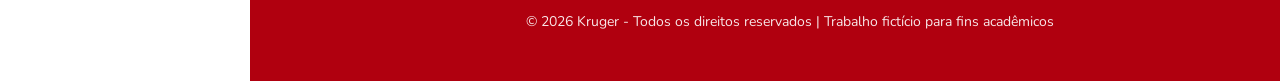
<file: produtos.html>
<!DOCTYPE html>
<html lang="en">
<head>
    <meta charset="UTF-8">
    <meta name="viewport" content="width=device-width, initial-scale=1.0">
    <link rel="stylesheet" href="produtos.css">
    <title>Kruger - Combo Duplo Bacon</title>

    <link rel="preconnect" href="https://fonts.googleapis.com">
    <link rel="preconnect" href="https://fonts.gstatic.com" crossorigin>
    <link href="https://fonts.googleapis.com/css2?family=Anton&family=Baloo+2:wght@400..800&family=Herr+Von+Muellerhoff&family=Nunito:ital,wght@0,200..1000;1,200..1000&family=Roboto:ital,wght@0,100..900;1,100..900&display=swap" rel="stylesheet">
</head>
<body>
    <header>
        <a href="index.html" id="topo">
            <div id="logo"></div>
            <h3>KRUGER</h3>
        </a>

        <nav>
            <ul>
                <li><a href="index.html">Início</a></li>
                <li><a href="quem_somos.html">Quem Somos</a></li>
                <li id="colorido"><a href="produtos.html">Produtos</a></li>
                <li><a href="contato.html">Contato</a></li>
                <li><a href="cadastro.html">Cadastro</a></li>
                <li><a href="meus_pedidos.html">Meus Pedidos</a></li>
            </ul>
        </nav>
    </header>





    <main>
        <section id="produtos-topo">
            <h2>PRODUTOS</h2>
            <p>Encontre o seu lanche favorito!</p>
            <hr class="barra-amarela">
        </section>
        




        <section id="pesquisa">
            <form>
                <svg xmlns="http://www.w3.org/2000/svg" viewBox="0 0 640 640"><!--!Font Awesome Free v7.3.0 by @fontawesome - https://fontawesome.com License - https://fontawesome.com/license/free Copyright 2026 Fonticons, Inc.--><path fill="rgb(160, 160, 160)" d="M480 272C480 317.9 465.1 360.3 440 394.7L566.6 521.4C579.1 533.9 579.1 554.2 566.6 566.7C554.1 579.2 533.8 579.2 521.3 566.7L394.7 440C360.3 465.1 317.9 480 272 480C157.1 480 64 386.9 64 272C64 157.1 157.1 64 272 64C386.9 64 480 157.1 480 272zM272 416C351.5 416 416 351.5 416 272C416 192.5 351.5 128 272 128C192.5 128 128 192.5 128 272C128 351.5 192.5 416 272 416z"/></svg>
                <input type="search" placeholder="Buscar produtos...">
            </form>
        </section>





        <section id="categorias">
            <h6>Categorias:</h6>
            <a href="#"><button id="vermeio">Todos</button></a>
            <a href="#"><button>Hambúrgueres</button></a>
            <a href="#"><button>Combos</button></a>
            <a href="#"><button>Bebidas</button></a>
            <a href="#"><button>Sobremesas</button></a>
            <a href="#"><button>Acompanhamentos</button></a>
        </section>





        <section id="produtos">
            <a href="produto.html">
                <div id="x-burger" class="produto-imagem"></div>
                <div class="texto-produto">
                    <h5>X-Burger</h5>
                    <p>Pão, hambúrger 180g, queijo, alface, tomate e maionese.</p>
                    <h5 id="texto-vermeio">R$ 24,90</h5>
                </div>
            </a>


            <a href="produto.html">
                <div id="x-bacon" class="produto-imagem"></div>
                <div class="texto-produto">
                    <h5>X-Bacon</h5>
                    <p>Pão, hambúrguer 180g, queijo, bacon, alface, cebola e molho.</p>
                    <h5 id="texto-vermeio">R$ 28,90</h5>
                </div>
            </a>


            <a href="produto.html">
                <div id="x-cheddar" class="produto-imagem"></div>
                <div class="texto-produto">
                    <h5>X-Cheddar</h5>
                    <p>Pão, hambúrguer 180g, cheddar, cebola e molho.</p>
                    <h5 id="texto-vermeio">R$ 27,90</h5>
                </div>
            </a>


            <a href="produto.html">
                <div id="combo" class="produto-imagem"></div>
                <div class="texto-produto">
                    <h5>Combo Kruger</h5>
                    <p>X-Burger + Batata Média + Refri 300ml.</p>
                    <h5 id="texto-vermeio">R$ 36,90</h5>
                </div>
            </a>


            <a href="produto.html">
                <div id="batata" class="produto-imagem"></div>
                <div class="texto-produto">
                    <h5>Batata Frita</h5>
                    <p>Batata crocante e <br> sequinha.</p>
                    <h5 id="texto-vermeio">R$ 12,90</h5>
                </div>
            </a>


            <a href="produto.html">
                <div id="refri" class="produto-imagem"></div>
                <div class="texto-produto">
                <h5>Refrigerante 300ml</h5>
                <p>Coca-Cola geladinha para acompanhar.</p>
                <h5 id="texto-vermeio">R$ 6,90</h5>
                </div>
            </a>


            <a href="produto.html">
                <div id="laranja" class="produto-imagem"></div>
                <div class="texto-produto">
                <h5>Suco de Laranja</h5>
                <p>Suco natural de laranja 300ml.</p>
                <h5 id="texto-vermeio">R$ 7,90</h5>
                </div>
            </a>


            <a href="produto.html">
                <div id="sundae" class="produto-imagem"></div>
                <div class="texto-produto">
                    <h5>Sundae</h5>
                    <p>Sorvete com calda de chocolate.</p>
                    <h5 id="texto-vermeio">R$ 8,90</h5>
                </div>
            </a>
        </section>






        <section id="paginas">
           <a href="#"><button><svg xmlns="http://www.w3.org/2000/svg" viewBox="0 0 640 640"><!--!Font Awesome Free v7.3.0 by @fontawesome - https://fontawesome.com License - https://fontawesome.com/license/free Copyright 2026 Fonticons, Inc.--><path fill="rgb(229, 62, 62)" d="M201.4 297.4C188.9 309.9 188.9 330.2 201.4 342.7L361.4 502.7C373.9 515.2 394.2 515.2 406.7 502.7C419.2 490.2 419.2 469.9 406.7 457.4L269.3 320L406.6 182.6C419.1 170.1 419.1 149.8 406.6 137.3C394.1 124.8 373.8 124.8 361.3 137.3L201.3 297.3z"/></svg></button></a>
           <a href="#"><button id="botao-vermeio">1</button></a>
           <a href="#"><button>2</button></a>
           <a href="#"><button>3</button></a>
           <a href="#"><button><svg xmlns="http://www.w3.org/2000/svg" viewBox="0 0 640 640"><!--!Font Awesome Free v7.3.0 by @fontawesome - https://fontawesome.com License - https://fontawesome.com/license/free Copyright 2026 Fonticons, Inc.--><path fill="rgb(229, 62, 62)" d="M439.1 297.4C451.6 309.9 451.6 330.2 439.1 342.7L279.1 502.7C266.6 515.2 246.3 515.2 233.8 502.7C221.3 490.2 221.3 469.9 233.8 457.4L371.2 320L233.9 182.6C221.4 170.1 221.4 149.8 233.9 137.3C246.4 124.8 266.7 124.8 279.2 137.3L439.2 297.3z"/></svg></button></a>
        </section>
    </main>





    <footer>
        <div id="cima">
            <div id="Kruger_rodape">
                <div id="logo"></div>
                <div id="texto_rodape">
                    <h4>KRUGER</h4>
                    <p>Sabor que domina a fome</p>
                </div>
            </div>
            
            <div id="navegacao_rodape">
                <h6>Navegação</h6>
                <nav>
                    <ul>
                        <div id="margin-right">
                            <li id="colorido"><a href="index.html">Início</a></li>
                            <li><a href="quem_somos.html">Quem Somos</a></li>
                            <li><a href="produtos.html">Produtos</a></li>
                        </div>
                        <div>
                            <li><a href="contato.html">Contato</a></li>
                            <li><a href="cadastro.html">Cadastro</a></li>
                            <li><a href="meus_pedidos.html">Meus Pedidos</a></li>
                        </div>
                    </ul>
                </nav>
            </div>

            <div id="contato_rodape">
                <h6>Contato</h6>
                <p>Siga-nos</p>

                <div id="icones">
                    <a href="#"><svg xmlns="http://www.w3.org/2000/svg" viewBox="0 0 640 640"><!--!Font Awesome Free v7.2.0 by @fontawesome - https://fontawesome.com License - https://fontawesome.com/license/free Copyright 2026 Fonticons, Inc.--><path fill="rgb(255, 255, 255)" d="M320.3 205C256.8 204.8 205.2 256.2 205 319.7C204.8 383.2 256.2 434.8 319.7 435C383.2 435.2 434.8 383.8 435 320.3C435.2 256.8 383.8 205.2 320.3 205zM319.7 245.4C360.9 245.2 394.4 278.5 394.6 319.7C394.8 360.9 361.5 394.4 320.3 394.6C279.1 394.8 245.6 361.5 245.4 320.3C245.2 279.1 278.5 245.6 319.7 245.4zM413.1 200.3C413.1 185.5 425.1 173.5 439.9 173.5C454.7 173.5 466.7 185.5 466.7 200.3C466.7 215.1 454.7 227.1 439.9 227.1C425.1 227.1 413.1 215.1 413.1 200.3zM542.8 227.5C541.1 191.6 532.9 159.8 506.6 133.6C480.4 107.4 448.6 99.2 412.7 97.4C375.7 95.3 264.8 95.3 227.8 97.4C192 99.1 160.2 107.3 133.9 133.5C107.6 159.7 99.5 191.5 97.7 227.4C95.6 264.4 95.6 375.3 97.7 412.3C99.4 448.2 107.6 480 133.9 506.2C160.2 532.4 191.9 540.6 227.8 542.4C264.8 544.5 375.7 544.5 412.7 542.4C448.6 540.7 480.4 532.5 506.6 506.2C532.8 480 541 448.2 542.8 412.3C544.9 375.3 544.9 264.5 542.8 227.5zM495 452C487.2 471.6 472.1 486.7 452.4 494.6C422.9 506.3 352.9 503.6 320.3 503.6C287.7 503.6 217.6 506.2 188.2 494.6C168.6 486.8 153.5 471.7 145.6 452C133.9 422.5 136.6 352.5 136.6 319.9C136.6 287.3 134 217.2 145.6 187.8C153.4 168.2 168.5 153.1 188.2 145.2C217.7 133.5 287.7 136.2 320.3 136.2C352.9 136.2 423 133.6 452.4 145.2C472 153 487.1 168.1 495 187.8C506.7 217.3 504 287.3 504 319.9C504 352.5 506.7 422.6 495 452z"/></svg></a>
                    <a href="#"><svg xmlns="http://www.w3.org/2000/svg" viewBox="0 0 640 640"><!--!Font Awesome Free v7.3.0 by @fontawesome - https://fontawesome.com License - https://fontawesome.com/license/free Copyright 2026 Fonticons, Inc.--><path fill="rgb(255, 255, 255)" d="M240 363.3L240 576L356 576L356 363.3L442.5 363.3L460.5 265.5L356 265.5L356 230.9C356 179.2 376.3 159.4 428.7 159.4C445 159.4 458.1 159.8 465.7 160.6L465.7 71.9C451.4 68 416.4 64 396.2 64C289.3 64 240 114.5 240 223.4L240 265.5L174 265.5L174 363.3L240 363.3z"/></svg></a>
                    <a href="#"><svg xmlns="http://www.w3.org/2000/svg" viewBox="0 0 640 640"><!--!Font Awesome Free v7.2.0 by @fontawesome - https://fontawesome.com License - https://fontawesome.com/license/free Copyright 2026 Fonticons, Inc.--><path fill="rgb(255, 255, 255)" d="M581.7 188.1C575.5 164.4 556.9 145.8 533.4 139.5C490.9 128 320.1 128 320.1 128C320.1 128 149.3 128 106.7 139.5C83.2 145.8 64.7 164.4 58.4 188.1C47 231 47 320.4 47 320.4C47 320.4 47 409.8 58.4 452.7C64.7 476.3 83.2 494.2 106.7 500.5C149.3 512 320.1 512 320.1 512C320.1 512 490.9 512 533.5 500.5C557 494.2 575.5 476.3 581.8 452.7C593.2 409.8 593.2 320.4 593.2 320.4C593.2 320.4 593.2 231 581.8 188.1zM264.2 401.6L264.2 239.2L406.9 320.4L264.2 401.6z"/></svg></a>
                    <a href="#"><svg xmlns="http://www.w3.org/2000/svg" viewBox="0 0 640 640"><!--!Font Awesome Free v7.2.0 by @fontawesome - https://fontawesome.com License - https://fontawesome.com/license/free Copyright 2026 Fonticons, Inc.--><path fill="rgb(255, 255, 255)" d="M453.2 112L523.8 112L369.6 288.2L551 528L409 528L297.7 382.6L170.5 528L99.8 528L264.7 339.5L90.8 112L236.4 112L336.9 244.9L453.2 112zM428.4 485.8L467.5 485.8L215.1 152L173.1 152L428.4 485.8z"/></svg></a>
                </div>
            </div>
        </div>

        <hr>

        <div id="baixo">
            <p>© 2026 Kruger - Todos os direitos reservados | Trabalho fictício para fins acadêmicos</p>
        </div>
    </footer>
</body>
</html>
</file>
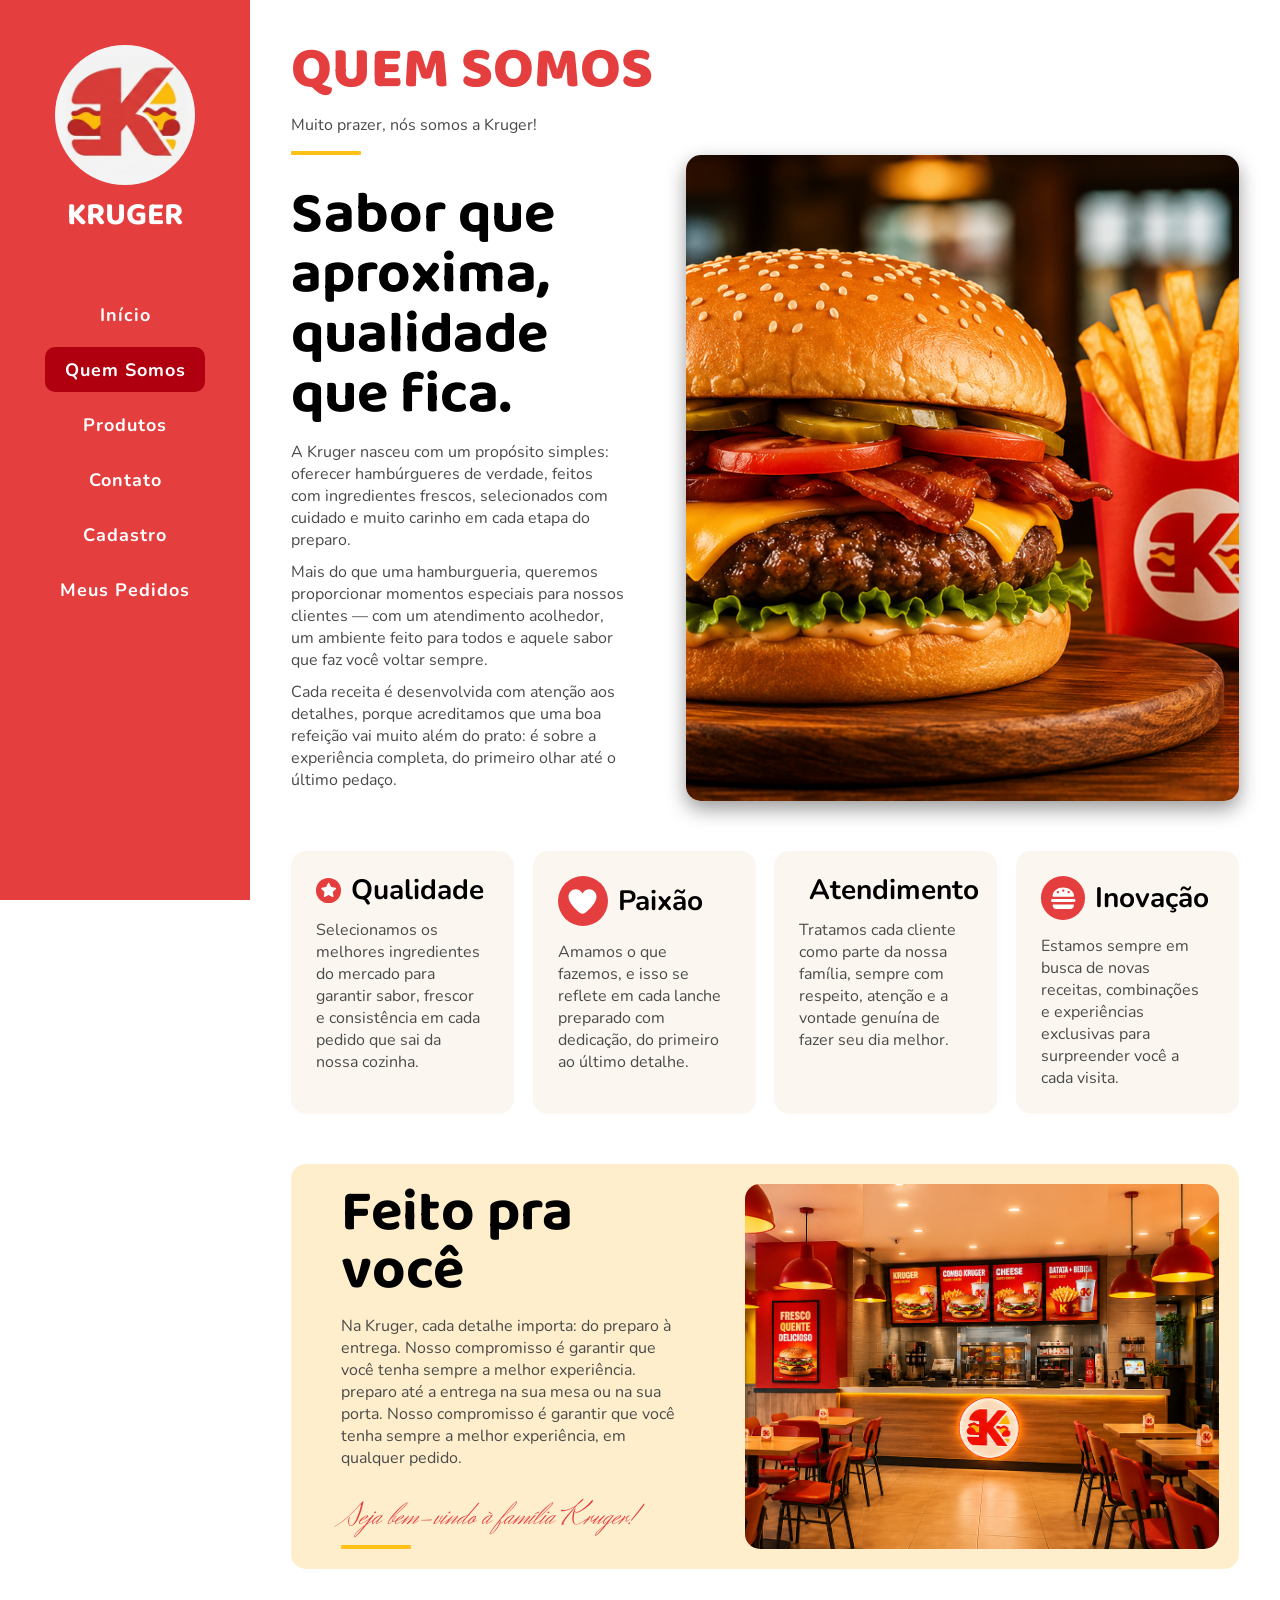
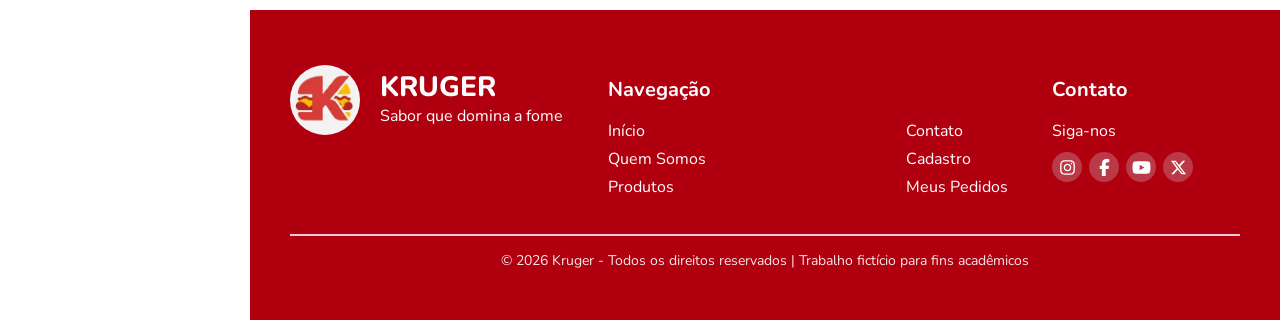
<file: quem_somos.html>
<!DOCTYPE html>
<html lang="en">
<head>
    <meta charset="UTF-8">
    <meta name="viewport" content="width=device-width, initial-scale=1.0">
    <link rel="stylesheet" href="quem_somos.css">
    <title>Kruger - Quem Somos</title>

    <link rel="preconnect" href="https://fonts.googleapis.com">
    <link rel="preconnect" href="https://fonts.gstatic.com" crossorigin>
    <link href="https://fonts.googleapis.com/css2?family=Anton&family=Baloo+2:wght@400..800&family=Herr+Von+Muellerhoff&family=Nunito:ital,wght@0,200..1000;1,200..1000&family=Roboto:ital,wght@0,100..900;1,100..900&display=swap" rel="stylesheet">
</head>
<body>
    <header>
        <a href="index.html" id="topo">
            <div id="logo"></div>
            <h3>KRUGER</h3>
        </a>

        <nav>
            <ul>
                <li><a href="index.html">Início</a></li>
                <li id="colorido"><a href="quem_somos.html">Quem Somos</a></li>
                <li><a href="produtos.html">Produtos</a></li>
                <li><a href="contato.html">Contato</a></li>
                <li><a href="cadastro.html">Cadastro</a></li>
                <li><a href="meus_pedidos.html">Meus Pedidos</a></li>
            </ul>
        </nav>
    </header>





    <main>
        <section id="quem-somos-topo">
            <h2>QUEM SOMOS</h2>
            <p>Muito prazer, nós somos a Kruger!</p>
            <hr class="barra-amarela">
        </section>
        




        <section id="quem-somos-intro">
            <div id="quem-somos-intro-texto">
                <h2>Sabor que aproxima, qualidade que fica.</h2>
                <p>A Kruger nasceu com um propósito simples: oferecer hambúrgueres de verdade, feitos com ingredientes frescos, selecionados com cuidado e muito carinho em cada etapa do preparo.</p>
                <p>Mais do que uma hamburgueria, queremos proporcionar momentos especiais para nossos clientes — com um atendimento acolhedor, um ambiente feito para todos e aquele sabor que faz você voltar sempre.</p>
                <p>Cada receita é desenvolvida com atenção aos detalhes, porque acreditamos que uma boa refeição vai muito além do prato: é sobre a experiência completa, do primeiro olhar até o último pedaço.</p>
            </div>

            <div id="hamburguer-bonitão"></div>
        </section>





        <section id="quadros">
            <div class="quadrado">
                <div class="quadrado-topo">
                    <div class="bolinha"><svg xmlns="http://www.w3.org/2000/svg" viewBox="0 0 640 640"><!--!Font Awesome Free v7.3.0 by @fontawesome - https://fontawesome.com License - https://fontawesome.com/license/free Copyright 2026 Fonticons, Inc.--><path fill="rgb(255, 255, 255)" d="M341.5 45.1C337.4 37.1 329.1 32 320.1 32C311.1 32 302.8 37.1 298.7 45.1L225.1 189.3L65.2 214.7C56.3 216.1 48.9 222.4 46.1 231C43.3 239.6 45.6 249 51.9 255.4L166.3 369.9L141.1 529.8C139.7 538.7 143.4 547.7 150.7 553C158 558.3 167.6 559.1 175.7 555L320.1 481.6L464.4 555C472.4 559.1 482.1 558.3 489.4 553C496.7 547.7 500.4 538.8 499 529.8L473.7 369.9L588.1 255.4C594.5 249 596.7 239.6 593.9 231C591.1 222.4 583.8 216.1 574.8 214.7L415 189.3L341.5 45.1z"/></svg></div>
                    <h4>Qualidade</h4>
                </div>
                <p>Selecionamos os melhores ingredientes do mercado para garantir sabor, frescor e consistência em cada pedido que sai da nossa cozinha.</p>
            </div>


            <div class="quadrado">
                <div class="quadrado-topo">
                    <div class="bolinha"><svg xmlns="http://www.w3.org/2000/svg" viewBox="0 0 640 640"><!--!Font Awesome Free v7.3.0 by @fontawesome - https://fontawesome.com License - https://fontawesome.com/license/free Copyright 2026 Fonticons, Inc.--><path fill="rgb(255, 255, 255)" d="M305 151.1L320 171.8L335 151.1C360 116.5 400.2 96 442.9 96C516.4 96 576 155.6 576 229.1L576 231.7C576 343.9 436.1 474.2 363.1 529.9C350.7 539.3 335.5 544 320 544C304.5 544 289.2 539.4 276.9 529.9C203.9 474.2 64 343.9 64 231.7L64 229.1C64 155.6 123.6 96 197.1 96C239.8 96 280 116.5 305 151.1z"/></svg></div>
                    <h4>Paixão</h4>
                </div>
                <p>Amamos o que fazemos, e isso se reflete em cada lanche preparado com dedicação, do primeiro ao último detalhe.</p>
            </div>


            <div class="quadrado">
                <div class="quadrado-topo">
                    <div class="bolinha"><svg xmlns="http://www.w3.org/2000/svg" viewBox="0 0 640 640"><!--!Font Awesome Free v7.3.0 by @fontawesome - https://fontawesome.com License - https://fontawesome.com/license/free Copyright 2026 Fonticons, Inc.--><path fill="rgb(255, 255, 255)" d="M96 192C96 130.1 146.1 80 208 80C269.9 80 320 130.1 320 192C320 253.9 269.9 304 208 304C146.1 304 96 253.9 96 192zM32 528C32 430.8 110.8 352 208 352C305.2 352 384 430.8 384 528L384 534C384 557.2 365.2 576 342 576L74 576C50.8 576 32 557.2 32 534L32 528zM464 128C517 128 560 171 560 224C560 277 517 320 464 320C411 320 368 277 368 224C368 171 411 128 464 128zM464 368C543.5 368 608 432.5 608 512L608 534.4C608 557.4 589.4 576 566.4 576L421.6 576C428.2 563.5 432 549.2 432 534L432 528C432 476.5 414.6 429.1 385.5 391.3C408.1 376.6 435.1 368 464 368z"/></svg></div>
                    <h4>Atendimento</h4>
                </div>
                <p>Tratamos cada cliente como parte da nossa família, sempre com respeito, atenção e a vontade genuína de fazer seu dia melhor.</p>
            </div>


            <div class="quadrado">
                <div class="quadrado-topo">
                    <div class="bolinha"><svg xmlns="http://www.w3.org/2000/svg" viewBox="0 0 640 640"><!--!Font Awesome Free v7.3.0 by @fontawesome - https://fontawesome.com License - https://fontawesome.com/license/free Copyright 2026 Fonticons, Inc.--><path fill="rgb(255, 255, 255)" d="M112 448C103.2 448 96 455.2 96 464C96 508.2 131.8 544 176 544L464 544C508.2 544 544 508.2 544 464C544 455.2 536.8 448 528 448L112 448zM96 266C96 278.2 105.9 288 118 288L522 288C534.2 288 544 278.1 544 266C544 248.8 541.4 231.6 533.2 216.5C511 175.7 450.9 96 320 96C189.1 96 129 175.6 106.8 216.5C98.6 231.6 96 248.8 96 266zM64 368C64 385.7 78.3 400 96 400L544 400C561.7 400 576 385.7 576 368C576 350.3 561.7 336 544 336L96 336C78.3 336 64 350.3 64 368zM320 136C333.3 136 344 146.7 344 160C344 173.3 333.3 184 320 184C306.7 184 296 173.3 296 160C296 146.7 306.7 136 320 136zM184 192C184 178.7 194.7 168 208 168C221.3 168 232 178.7 232 192C232 205.3 221.3 216 208 216C194.7 216 184 205.3 184 192zM432 168C445.3 168 456 178.7 456 192C456 205.3 445.3 216 432 216C418.7 216 408 205.3 408 192C408 178.7 418.7 168 432 168z"/></svg></div>
                    <h4>Inovação</h4>
                </div>
                <p>Estamos sempre em busca de novas receitas, combinações e experiências exclusivas para surpreender você a cada visita.</p>
            </div>


        </section>





        <section id="feito-pra-voce">
            <div id="texto-feito-pra-voce">
                <h2>Feito pra você</h2>

                <p id="texto-da-kruger">Na Kruger, cada detalhe importa: do preparo à entrega. Nosso compromisso é garantir que você tenha sempre a melhor experiência.
                preparo até a entrega na sua mesa ou na sua porta. Nosso compromisso é garantir
                que você tenha sempre a melhor experiência, em qualquer pedido.</p>
                
                <p id="texto-bonito">Seja bem-vindo à família Kruger!</p>

                <hr class="barra-amarela">
            </div>

            <div id="restaurante"></div>
        </section>
    </main>





    <footer>
        <div id="cima">
            <div id="Kruger_rodape">
                <div id="logo"></div>
                <div id="texto_rodape">
                    <h4>KRUGER</h4>
                    <p>Sabor que domina a fome</p>
                </div>
            </div>
            
            <div id="navegacao_rodape">
                <h6>Navegação</h6>
                <nav>
                    <ul>
                        <div id="margin-right">
                            <li id="colorido"><a href="index.html">Início</a></li>
                            <li><a href="quem_somos.html">Quem Somos</a></li>
                            <li><a href="produtos.html">Produtos</a></li>
                        </div>
                        <div>
                            <li><a href="contato.html">Contato</a></li>
                            <li><a href="cadastro.html">Cadastro</a></li>
                            <li><a href="meus_pedidos.html">Meus Pedidos</a></li>
                        </div>
                    </ul>
                </nav>
            </div>

            <div id="contato_rodape">
                <h6>Contato</h6>
                <p>Siga-nos</p>

                <div id="icones">
                    <a href="#"><svg xmlns="http://www.w3.org/2000/svg" viewBox="0 0 640 640"><!--!Font Awesome Free v7.2.0 by @fontawesome - https://fontawesome.com License - https://fontawesome.com/license/free Copyright 2026 Fonticons, Inc.--><path fill="rgb(255, 255, 255)" d="M320.3 205C256.8 204.8 205.2 256.2 205 319.7C204.8 383.2 256.2 434.8 319.7 435C383.2 435.2 434.8 383.8 435 320.3C435.2 256.8 383.8 205.2 320.3 205zM319.7 245.4C360.9 245.2 394.4 278.5 394.6 319.7C394.8 360.9 361.5 394.4 320.3 394.6C279.1 394.8 245.6 361.5 245.4 320.3C245.2 279.1 278.5 245.6 319.7 245.4zM413.1 200.3C413.1 185.5 425.1 173.5 439.9 173.5C454.7 173.5 466.7 185.5 466.7 200.3C466.7 215.1 454.7 227.1 439.9 227.1C425.1 227.1 413.1 215.1 413.1 200.3zM542.8 227.5C541.1 191.6 532.9 159.8 506.6 133.6C480.4 107.4 448.6 99.2 412.7 97.4C375.7 95.3 264.8 95.3 227.8 97.4C192 99.1 160.2 107.3 133.9 133.5C107.6 159.7 99.5 191.5 97.7 227.4C95.6 264.4 95.6 375.3 97.7 412.3C99.4 448.2 107.6 480 133.9 506.2C160.2 532.4 191.9 540.6 227.8 542.4C264.8 544.5 375.7 544.5 412.7 542.4C448.6 540.7 480.4 532.5 506.6 506.2C532.8 480 541 448.2 542.8 412.3C544.9 375.3 544.9 264.5 542.8 227.5zM495 452C487.2 471.6 472.1 486.7 452.4 494.6C422.9 506.3 352.9 503.6 320.3 503.6C287.7 503.6 217.6 506.2 188.2 494.6C168.6 486.8 153.5 471.7 145.6 452C133.9 422.5 136.6 352.5 136.6 319.9C136.6 287.3 134 217.2 145.6 187.8C153.4 168.2 168.5 153.1 188.2 145.2C217.7 133.5 287.7 136.2 320.3 136.2C352.9 136.2 423 133.6 452.4 145.2C472 153 487.1 168.1 495 187.8C506.7 217.3 504 287.3 504 319.9C504 352.5 506.7 422.6 495 452z"/></svg></a>
                    <a href="#"><svg xmlns="http://www.w3.org/2000/svg" viewBox="0 0 640 640"><!--!Font Awesome Free v7.3.0 by @fontawesome - https://fontawesome.com License - https://fontawesome.com/license/free Copyright 2026 Fonticons, Inc.--><path fill="rgb(255, 255, 255)" d="M240 363.3L240 576L356 576L356 363.3L442.5 363.3L460.5 265.5L356 265.5L356 230.9C356 179.2 376.3 159.4 428.7 159.4C445 159.4 458.1 159.8 465.7 160.6L465.7 71.9C451.4 68 416.4 64 396.2 64C289.3 64 240 114.5 240 223.4L240 265.5L174 265.5L174 363.3L240 363.3z"/></svg></a>
                    <a href="#"><svg xmlns="http://www.w3.org/2000/svg" viewBox="0 0 640 640"><!--!Font Awesome Free v7.2.0 by @fontawesome - https://fontawesome.com License - https://fontawesome.com/license/free Copyright 2026 Fonticons, Inc.--><path fill="rgb(255, 255, 255)" d="M581.7 188.1C575.5 164.4 556.9 145.8 533.4 139.5C490.9 128 320.1 128 320.1 128C320.1 128 149.3 128 106.7 139.5C83.2 145.8 64.7 164.4 58.4 188.1C47 231 47 320.4 47 320.4C47 320.4 47 409.8 58.4 452.7C64.7 476.3 83.2 494.2 106.7 500.5C149.3 512 320.1 512 320.1 512C320.1 512 490.9 512 533.5 500.5C557 494.2 575.5 476.3 581.8 452.7C593.2 409.8 593.2 320.4 593.2 320.4C593.2 320.4 593.2 231 581.8 188.1zM264.2 401.6L264.2 239.2L406.9 320.4L264.2 401.6z"/></svg></a>
                    <a href="#"><svg xmlns="http://www.w3.org/2000/svg" viewBox="0 0 640 640"><!--!Font Awesome Free v7.2.0 by @fontawesome - https://fontawesome.com License - https://fontawesome.com/license/free Copyright 2026 Fonticons, Inc.--><path fill="rgb(255, 255, 255)" d="M453.2 112L523.8 112L369.6 288.2L551 528L409 528L297.7 382.6L170.5 528L99.8 528L264.7 339.5L90.8 112L236.4 112L336.9 244.9L453.2 112zM428.4 485.8L467.5 485.8L215.1 152L173.1 152L428.4 485.8z"/></svg></a>
                </div>
            </div>
        </div>

        <hr>

        <div id="baixo">
            <p>© 2026 Kruger - Todos os direitos reservados | Trabalho fictício para fins acadêmicos</p>
        </div>
    </footer>
</body>
</html>
</file>
<file: inicio.css>
* {
    margin: 0;
    padding: 0;
    box-sizing: border-box;
}

html {
    scroll-behavior: smooth;
}  

body{
    font-family: "Nunito", sans-serif;
    

    display: grid;
    grid-template: 1fr auto / 1fr 5fr;
}






/* Base do site */

h1{
    font-family: "Baloo 2", sans-serif;
    font-weight: 800;
    font-size: 90px;
    line-height: 100px;
}

h2, h3{
    font-family: "Baloo 2", sans-serif;
    font-weight: 700;
}

h4, h5, h6{
    font-family: "Nunito", sans-serif;
    font-weight: 700;
}

h2{
    font-size: 58px;
    line-height: 58px;
}

h3{
    font-size: 32px;
    line-height: 32px;
}

h4{
    font-size: 28px;
    line-height: 28px;
}

h5{
    font-size: 24px;
    line-height: 24px;
}

h6{
    font-size: 20px;
}

p{
    font-family: "Nunito", sans-serif;
    font-size: 16px;
}

ul{
    list-style: none;
}

a{
    font-family: "Nunito", sans-serif;
    font-size: 16px;
    color: white;
    text-decoration: none;
    cursor: pointer;
    outline: none;
}

svg{
    width: 25px;
}

label{
    cursor: pointer;
}

input::placeholder{
    font-family: "Nunito", sans-serif;
    font-size: 16px;
    color: rgb(160, 160, 160);
}

input{
    height: 18px;
    font-family: "Nunito", sans-serif;
    font-size: 16px;
    color: #4A4A4A;
    border: none;
    outline: none;
}






/* Cabeçalho */

header{
    height: 100vh;
    background-color: rgb(229, 62, 62);
    top: 0;
    position: sticky;
    
    grid-row: 1 / 2;
    grid-column: 1;
    display: flex;
    flex-direction: column;
    align-items: center;

    padding: 45px;
}

/* Topo */

#topo{
    display: flex;
    flex-direction: column;
    align-items: center;
}

#logo{
    width: 140px;
    aspect-ratio: 1 / 1;
    background-color: rgb(244, 244, 244);
    background-image: url(logo.png);
    background-size: 85%;
    background-repeat: no-repeat;
    background-position: center;
    border-radius: 50%;

    margin-bottom: 15px;
}

/* Páginas */

header nav{
    margin-top: 50px;
}

header li{
    width: 160px;
    height: 45px;
    border-radius: 10px;
    transition: all 0.3s ease;

    display: flex;
    justify-content: center;
    align-items: center;

    margin: 10px 0;
}

header nav li:hover{
    background-color: rgba(176, 0, 15, 0.4);
}

header nav a{
    width: 100%;
    height: 100%;
    font-size: 18px;
    font-weight: 700;
    color: white;
    letter-spacing: 1px;
    transition: color 0.3s ease;

    display: flex;
    justify-content: center;
    align-items: center;
}

#colorido{
    background-color: rgb(176, 0, 15);
}










/* Site */

main{
    grid-row: 1;
    grid-column: 2;

    display: flex;
    flex-direction: column;

    margin: 4%;
}

main p{
    color: #4A4A4A;
}





/* Principal do site */

#principal{
    width: 100%;

    display: grid;
    grid-template-columns: 350px 1fr;
    align-items: center;
    position: relative;
}

/* Esquerda */

#esquerda{
    display: flex;
    flex-direction: column;
    justify-content: center;
}

#esquerda #logo{
    width: 670px;
    height: 670px;
    opacity: 20%;

    position: absolute;
    top: 42%;
    left: 2%;
    transform: translate(-50%, -50%);
    z-index: -1;
}

#esquerda h1{
    width: 340px;
    color:rgb(229, 62, 62);
    position: relative;
}

#esquerda h1 span{
    color: rgb(255, 192, 24);
}

#esquerda a{
    width: 340px;
    background-color:rgb(229, 62, 62);
    box-shadow: 0 10px 0 rgb(176, 0, 15);
    font-size: 40px;
    font-weight: 700;
    transition: all 0.3s ease;

    border-radius: 45px;
    display: flex;
    justify-content: center;
    
    padding: 14px 10px;
    margin: 30px 0 60px 0;
}

#esquerda a:hover{
    box-shadow: 0 0 0;
    transform: translateY(6px);
}



/* Direita */

#direita{
    display: grid;
    grid-template-columns: 4fr 5fr;
}


/* Direita Palhaço */

#div-palhaco{
    height: 90vh;
    display: flex;
    justify-content: end;
}

#palhaco{
    width: 120%;
    max-width: 650px;
    background-image: url(palhaço.png);
    background-position: center;
    background-size: contain;
    background-repeat: no-repeat;

    margin-right: -20%;
}


/* Direita Cartaz com icones */

#img-cartaz{
    width: 100%;
    height: auto;
    background-position: center;
    background-size: cover;

    margin: 40px 0 20px 0;
}

#div-icones{
    width: 100%;
    display: flex;
    justify-content: center;
}

.texto-icone{
    width: 25%;
    display: flex;
    flex-direction: column;
    align-items: center;
}

.texto-icone p{
    width: 100px;
    color:rgb(176, 0, 15);
    font-weight: 700;
    text-align: center; 
}

.bolinha-icone{
    width: 70px;
    aspect-ratio: 1 / 1;
    background-color: rgb(229, 62, 62);
    border-radius: 50%;

    display: flex;
    justify-content: center;

    margin-bottom: 7px;
}

.bolinha-icone svg{
    width: 70%;
}





/* Ofertas */

#ofertas{
    width: 100%;
    margin: 50px 0;
}

#topo-ofertas{
    display: flex;
    justify-content: space-between;
    align-items: center;
}

#topo-ofertas h2{
    color:rgb(229, 62, 62);
}

#topo-ofertas a{
    font-size: 22px;
    font-weight: 800;

    background-color: rgb(229, 62, 62);
    box-shadow: 0 4px 0 rgb(176, 0, 15);
    border-radius: 22.5px;

    display: flex;
    justify-content: center;
    align-items: center;

    padding: 10px 50px;
}

#topo-ofertas svg{
    width: 22px;
    margin-right: 5px;
}


/* Cards */

#div-cards{
    display: grid;
    grid-template-columns: repeat(4, 1fr);
    gap: 1.3%;

    margin-top: 30px;
}

.card{
    color: black;
    border: 1px solid rgb(210, 210, 210);
    border-radius: 20px;
    transition: all 0.3s ease;
    margin: 3px;
}

.card:hover{
    transform: translateY(-7px);
}

#borda-vermeia:hover{
    border: 1px solid rgb(229, 62, 62);
    box-shadow: 0 7px 10px rgba(0, 0, 0, 0.15);
    
}

#borda-amarela:hover{
    border: 1px solid rgb(255, 192, 24);
    box-shadow: 0 7px 10px rgba(0, 0, 0, 0.15);
}

.hamburger{
    height: 180px;
    border-top-left-radius: 17px;
    border-top-right-radius: 17px;
    background-size: cover;
    background-position: center;
}

#combo-vermeio{
    background-image: url(combo-vermeio.png);
}

#combo-amarelo{
    background-image: url(combo-amarelo.png);
}

#combo-vermeio2{
    background-image: url(combo-vermeio2.png);
}

#combo-amarelo2{
    background-image: url(combo-amarelo2.png);
}

/* Cards texto */

.texto-hamburger{
    font-size: 20px;
    font-weight: 700;
    border-bottom-left-radius: 17px;
    border-bottom-right-radius: 17px;

    display: grid;
    grid-template-columns: 5fr 2fr;
    align-items: center;

    padding: 15px;
}

/* Esquerda */

.texto-hamburger p{
    width: 100%;
    max-width: 150px;
    color: #4A4A4A;
    font-size: 15px;
}

/* Direita */

.texto-hamburger div{
    color:rgb(229, 62, 62);
    font-family: "Baloo 2", sans-serif;
    font-weight: 800;
    display: flex;
    justify-content: end;
    align-items: end;
}

.texto-hamburger div p{
    color:rgb(229, 62, 62);
    font-size: 15px;
    font-family: "Baloo 2", sans-serif;
    font-weight: 800;
    line-height: 11px;
}

.texto-hamburger h3{
    font-size: 45px;
    line-height: 27px;
}

.texto-hamburger span{
    line-height: 16px;
    margin-bottom: 14px;
}






/* Funcionarios */

#tela-funcionarios{
    width: 100%;
    background-color: rgb(240, 240, 240);
    border-radius: 15px;

    display: grid;
    grid-template-columns: 420px 1fr;

    padding: 20px;
}

/* Imagem */

#funcionarios{
    width: 100%;
    height: 100%;
    min-height: 340px;
    background-image: url(funcionarios.png);
    background-size: cover;
    background-position: center;
    border-radius: 15px;
}

/* Texto */

#texto-funcionarios{
    display: flex;
    flex-direction: column;
    justify-content: center;

    padding: 0 60px 0 30px;
}

/* Texto p */

#texto-funcionarios div{
    margin: 15px 0;
}

#texto-funcionarios p{
    color: #4A4A4A;
    margin: 7px 0;
}

/* Texto a */

#texto-funcionarios a{
    width: 200px;
    height: 50px;

    font-size: 22px;
    font-family: "Baloo 2", sans-serif;
    font-weight: 700;

    background-color: rgb(229, 62, 62);
    box-shadow: 0 6px 0 rgb(176, 0, 15);
    border-radius: 25px;
    transition: all 0.3s ease;

    display: flex;
    justify-content: center;
    align-items: center;
}

#texto-funcionarios a:hover{
    box-shadow: 0 0 0;
    transform: translateY(6px);
}










/* Rodapé */

footer{
    color: white;
    background-color: rgb(176, 0, 15);

    grid-row: 2;
    grid-column: 2;

    padding: 50px 40px;
}

footer h6{
    line-height: 60px;
}


/* Rodapé de cima */

footer #cima{
    display: flex;
    justify-content: space-between;
    margin-bottom: 30px;
}


/* Kruger logo */

#Kruger_rodape{
    height: 80px;
    display: flex;
    align-items: center;
}

footer #logo{
    width: 70px;
    aspect-ratio: 1 / 1;
    margin: 0;
    margin-right: 20px;
}

#texto_rodape{
    display: flex;
    flex-direction: column;
}

#texto_rodape h4{
    font-weight: 800;
    margin-bottom: 4px;
}


/* Navegação */

#navegacao_rodape ul{
    display: flex;
}

#navegacao_rodape li{
    height: 28px;
}

#navegacao_rodape a:hover{
    text-decoration: underline;
}

#margin-right{
    margin-right: 200px;
}


/* Contato */

#contato_rodape{
    margin-right: 40px;
}

#contato_rodape p{
    margin-bottom: 10px;
}

#icones{
    display: flex;
}

#icones a{
    width: 30px;
    height: 30px;
    background-color: rgb(187, 58, 71);
    border-radius: 50%;
    transition: all 0.3s ease;

    display: flex;
    justify-content: center;
    align-items: center;

    margin-right: 7px;
}

#icones a:hover{
    background-color: rgb(255, 192, 24);
}

#icones a:hover path{
    fill: rgb(176, 0, 15);
}

#icones svg{
    width: 70%;
}

 

/* Rodapé de baixo */

footer hr{
    border: 1px solid rgba(255, 255, 255, 0.8);
}

footer #baixo{
    display: flex;
    justify-content: center;
    margin-top: 15px;
}

footer #baixo p{
    color: rgba(255, 255, 255, 0.9);
    font-size: 14px;
}
</file>
<file: cadastro.css>
* {
    margin: 0;
    padding: 0;
    box-sizing: border-box;
}

html {
    scroll-behavior: smooth;
}  

body{
    font-family: "Nunito", sans-serif;
    

    display: grid;
    grid-template: 1fr auto / 1fr 5fr;
}






/* Base do site */

h1{
    font-family: "Baloo 2", sans-serif;
    font-weight: 800;
    font-size: 90px;
    line-height: 100px;
}

h2, h3{
    font-family: "Baloo 2", sans-serif;
    font-weight: 700;
}

h4, h5, h6{
    font-family: "Nunito", sans-serif;
    font-weight: 700;
}

h2{
    font-size: 58px;
    line-height: 58px;
}

h3{
    font-size: 32px;
    line-height: 32px;
}

h4{
    font-size: 28px;
    line-height: 28px;
}

h5{
    font-size: 24px;
    line-height: 24px;
}

h6{
    font-size: 20px;
}

p{
    font-family: "Nunito", sans-serif;
    font-size: 16px;
}

ul{
    list-style: none;
}

a{
    font-family: "Nunito", sans-serif;
    font-size: 16px;
    color: white;
    text-decoration: none;
    cursor: pointer;
    outline: none;
}

svg{
    width: 25px;
}

label{
    cursor: pointer;
}

input::placeholder{
    font-family: "Nunito", sans-serif;
    font-size: 16px;
    color: rgb(160, 160, 160);
}

input{
    height: 18px;
    font-family: "Nunito", sans-serif;
    font-size: 16px;
    color: #4A4A4A;
    border: none;
    outline: none;
}

textarea{
    height: 18px;
    font-family: "Nunito", sans-serif;
    font-size: 16px;
    color: #4A4A4A;
    border: none;
    outline: none;
    resize: vertical;
}

textarea::placeholder{
    font-family: "Nunito", sans-serif;
    font-size: 16px;
    color: rgb(160, 160, 160);
}

input[type="checkbox"]{
    accent-color: rgb(229, 62, 62);
}






/* Cabeçalho */

header{
    height: 100vh;
    background-color: rgb(229, 62, 62);
    top: 0;
    position: sticky;
    
    grid-row: 1 / 2;
    grid-column: 1;
    display: flex;
    flex-direction: column;
    align-items: center;

    padding: 45px;
}

/* Topo */

#topo{
    display: flex;
    flex-direction: column;
    align-items: center;
}

#logo{
    width: 140px;
    aspect-ratio: 1 / 1;
    background-color: rgb(244, 244, 244);
    background-image: url(logo.png);
    background-size: 85%;
    background-repeat: no-repeat;
    background-position: center;
    border-radius: 50%;

    margin-bottom: 15px;
}

/* Páginas */

header nav{
    margin-top: 50px;
}

header li{
    width: 160px;
    height: 45px;
    border-radius: 10px;
    transition: all 0.3s ease;

    display: flex;
    justify-content: center;
    align-items: center;

    margin: 10px 0;
}

header nav li:hover{
    background-color: rgba(176, 0, 15, 0.4);
}

header nav a{
    width: 100%;
    height: 100%;
    font-size: 18px;
    font-weight: 700;
    color: white;
    letter-spacing: 1px;
    transition: color 0.3s ease;

    display: flex;
    justify-content: center;
    align-items: center;
}

#colorido{
    background-color: rgb(176, 0, 15);
}










/* Site */

main{
    grid-row: 1;
    grid-column: 2;

    display: grid;
    grid-template-columns: 3fr 2fr;
}

section{
    width: 100%;
}

main p{
    color: #4A4A4A;
}

main hr{
    border: 1px solid rgb(230, 230, 230); 
    border-radius: 2px;
}

.vermeio{
    color: rgb(229, 62, 62) !important;
}

.black{
    color: black !important;
}

.flex{
    display: flex;
}





/* Principal */

#principal{
    width: calc(100% - 13.74%);

    margin: 6.87%;
}


/* Produtos Topo */

#produtos-topo h2{
    font-weight: 800;
    color: rgb(229, 62, 62);
}

#produtos-topo .black{
    font-weight: 700;
    margin: 10px 0 20px 0;
}

#produtos-topo p{
    margin: 15px 0 15px 0;
}

.barra-amarela{
    width: 70px;
    border: 2px solid rgb(255, 192, 24);
    border-radius: 1px;
    margin-top: 5px;
}






/* Formulário */

#formulario{
    border: 1px solid rgb(210, 210, 210);
    border-radius: 15px;
    display: grid;

    padding: 30px;
    margin: 50px 0;
}

/* Formulário input */

#coluna2 input{
    width: 100%;
    border: 1px solid rgb(210, 210, 210);
    border-radius: 10px;

    padding: 25px 20px;
    margin-bottom: 16px;
}

#coluna2 input:focus{
    border: 1px solid rgb(229, 62, 62);
}

#coluna2{
    display: grid;
    grid-template-columns: 1fr 1fr;
    gap: 14px;
}


/* Formulário labels */

#labels{
    display: grid;
    grid-template-rows: repeat(3, 1fr);
    gap: 10px;

    margin: 15px 0;
}

#labels label{
    display: flex;
    align-items: center;
    gap: 15px;
}

label input{
    width: 20px;
}

p{
    font-size: 14px;
}

#formulario .vermeio{
    font-size: 15px;
    font-weight: 700;
    text-decoration: underline;
}


/* Formulário button */

#criar-conta{
    background-color: rgb(229, 62, 62);
    box-shadow: 0 6px 0 rgb(176, 0, 15);
    transition: all 0.3s ease;
    border-radius: 30px;
    border: none;
    cursor: pointer;
    display: flex;
    justify-content: center;
    align-items: center;
    gap: 8px;

    padding: 20px 0;
    margin-bottom: 20px;
}

#criar-conta:hover{
    transform: translateY(6px);
    box-shadow: 0 0 0 rgb(176, 0, 15);
}

#criar-conta h5{
    color: white;
    font-size: 20px;
    font-family: "Baloo 2", sans-serif;
}

#formulario button svg{
    width: 22px;
}

/* Formulário ou */

#div-ou{
    display: grid;
    grid-template-columns: 1fr auto 1fr;
    align-items: center;
    gap: 5px;

    margin: 5px 0;
}

#div-ou hr{
    height: 0;
}

#ou{
    color: rgb(160, 160, 160);
    font-size: 12px;
    text-align: center;
}

/* Formulário Google e Facebook */

#google-facebook{
    display: grid;
    gap: 15px;
    
    margin: 15px 0;
}

#google-facebook button{
    width: 100%;
    background-color: white;
    border: 1px solid rgb(210, 210, 210);
    border-radius: 10px;
    transition: all 0.3s ease;
    cursor: pointer;

    display: grid;
    grid-template-columns: auto auto;
    justify-content: center;
    align-items: center;
    gap: 10px;

    padding: 10px 0;
}

#google-facebook button:hover{
    border: 1px solid rgb(229, 62, 62);
}

#google-facebook h5{
    color: rgba(0, 0, 0, 0.8);
    font-size: 16px;
}

#google-facebook img{
    width: 20px;
    aspect-ratio: 1 / 1;
}


/* Formulário Entrar */

#entrar{
    text-align: center;
    margin: 5px 0;
}






/* Lado Direito */

#lado-direito{
    background-color: #E6E5E5;
    
    display: flex;
    flex-direction: column;
    justify-content: center;
}

#img-cadastrar{
    aspect-ratio: 1 / 1;
    background-image: url(cadastrar.png);
    background-size: contain;
    background-position: center;
    background-repeat: no-repeat;
}

#coluna3{
    display: grid;
    grid-template-columns: repeat(3, 1fr);
    justify-content: center;
    align-items:start;
    gap: 20px;
    margin: 0 10px;
}

.quadrante{
    display: flex;
    flex-direction: column;
    align-items: center;
}

.bolinha{
    width: 60px;
    aspect-ratio: 1 / 1;
    background-color: white;
    border: 1px solid rgb(232, 232, 232);
    border-radius: 50%;

    display: flex;
    justify-content: center;
    align-items: center;
}

.bolinha svg{
    width: 60%;
}

.quadrante h6{
    font-size: 14px;
    font-family: "Baloo 2", sans-serif;
    text-align: center;
    margin-top: 5px;
}








/* Rodapé */

footer{
    color: white;
    background-color: rgb(176, 0, 15);

    grid-row: 2;
    grid-column: 2;

    padding: 50px 40px;
}

footer h6{
    line-height: 60px;
}


/* Rodapé de cima */

footer #cima{
    display: flex;
    justify-content: space-between;
    margin-bottom: 30px;
}


/* Kruger logo */

#Kruger_rodape{
    height: 80px;
    display: flex;
    align-items: center;
}

footer #logo{
    width: 70px;
    aspect-ratio: 1 / 1;
    margin: 0;
    margin-right: 20px;
}

#texto_rodape{
    display: flex;
    flex-direction: column;
}

#texto_rodape h4{
    font-weight: 800;
    margin-bottom: 4px;
}


/* Navegação */

#navegacao_rodape ul{
    display: flex;
}

#navegacao_rodape li{
    height: 28px;
}

#navegacao_rodape a:hover{
    text-decoration: underline;
}

#margin-right{
    margin-right: 200px;
}


/* Contato */

#contato_rodape{
    margin-right: 40px;
}

#contato_rodape p{
    margin-bottom: 10px;
}

#icones{
    display: flex;
}

#icones a{
    width: 30px;
    height: 30px;
    background-color: rgb(187, 58, 71);
    border-radius: 50%;
    transition: all 0.3s ease;

    display: flex;
    justify-content: center;
    align-items: center;

    margin-right: 7px;
}

#icones a:hover{
    background-color: rgb(255, 192, 24);
}

#icones a:hover path{
    fill: rgb(176, 0, 15);
}

#icones svg{
    width: 70%;
}

 

/* Rodapé de baixo */

footer hr{
    border: 1px solid rgba(255, 255, 255, 0.8);
}

footer #baixo{
    display: flex;
    justify-content: center;
    margin-top: 15px;
}

footer #baixo p{
    color: rgba(255, 255, 255, 0.9);
    font-size: 14px;
}
</file>
<file: contato.css>
* {
    margin: 0;
    padding: 0;
    box-sizing: border-box;
}

html {
    scroll-behavior: smooth;
}  

body{
    font-family: "Nunito", sans-serif;
    

    display: grid;
    grid-template: 1fr auto / 1fr 5fr;
}






/* Base do site */

h1{
    font-family: "Baloo 2", sans-serif;
    font-weight: 800;
    font-size: 90px;
    line-height: 100px;
}

h2, h3{
    font-family: "Baloo 2", sans-serif;
    font-weight: 700;
}

h4, h5, h6{
    font-family: "Nunito", sans-serif;
    font-weight: 700;
}

h2{
    font-size: 58px;
    line-height: 58px;
}

h3{
    font-size: 32px;
    line-height: 32px;
}

h4{
    font-size: 28px;
    line-height: 28px;
}

h5{
    font-size: 24px;
    line-height: 24px;
}

h6{
    font-size: 20px;
}

p{
    font-family: "Nunito", sans-serif;
    font-size: 16px;
}

ul{
    list-style: none;
}

a{
    font-family: "Nunito", sans-serif;
    font-size: 16px;
    color: white;
    text-decoration: none;
    cursor: pointer;
    outline: none;
}

svg{
    width: 25px;
}

label{
    cursor: pointer;
}

input::placeholder{
    font-family: "Nunito", sans-serif;
    font-size: 16px;
    color: rgb(160, 160, 160);
}

input{
    height: 18px;
    font-family: "Nunito", sans-serif;
    font-size: 16px;
    color: #4A4A4A;
    border: none;
    outline: none;
}

textarea{
    height: 18px;
    font-family: "Nunito", sans-serif;
    font-size: 16px;
    color: #4A4A4A;
    border: none;
    outline: none;
    resize: vertical;
}

textarea::placeholder{
    font-family: "Nunito", sans-serif;
    font-size: 16px;
    color: rgb(160, 160, 160);
}






/* Cabeçalho */

header{
    height: 100vh;
    background-color: rgb(229, 62, 62);
    top: 0;
    position: sticky;
    
    grid-row: 1 / 2;
    grid-column: 1;
    display: flex;
    flex-direction: column;
    align-items: center;

    padding: 45px;
}

/* Topo */

#topo{
    display: flex;
    flex-direction: column;
    align-items: center;
}

#logo{
    width: 140px;
    aspect-ratio: 1 / 1;
    background-color: rgb(244, 244, 244);
    background-image: url(logo.png);
    background-size: 85%;
    background-repeat: no-repeat;
    background-position: center;
    border-radius: 50%;

    margin-bottom: 15px;
}

/* Páginas */

header nav{
    margin-top: 50px;
}

header li{
    width: 160px;
    height: 45px;
    border-radius: 10px;
    transition: all 0.3s ease;

    display: flex;
    justify-content: center;
    align-items: center;

    margin: 10px 0;
}

header nav li:hover{
    background-color: rgba(176, 0, 15, 0.4);
}

header nav a{
    width: 100%;
    height: 100%;
    font-size: 18px;
    font-weight: 700;
    color: white;
    letter-spacing: 1px;
    transition: color 0.3s ease;

    display: flex;
    justify-content: center;
    align-items: center;
}

#colorido{
    background-color: rgb(176, 0, 15);
}










/* Site */

main{
    grid-row: 1;
    grid-column: 2;

    display: flex;
    flex-direction: column;

    margin: 4%;
}

section{
    width: 100%;
}

main p{
    color: #4A4A4A;
}

main hr{
    border: 1px solid rgb(230, 230, 230); 
    border-radius: 2px;
}

.vermeio{
    color: rgb(229, 62, 62) !important;
}

.black{
    color: black !important;
}

.flex{
    display: flex;
}






/* Produtos Topo */

#produtos-topo{
    height: 300px;
    display: grid;
    grid-template-columns: auto 1fr;
    justify-content: space-between;
    align-items: center;
    gap: 20%;
}

#produtos-topo h2{
    font-weight: 800;
    color: rgb(229, 62, 62);
}

#produtos-topo .black{
    font-weight: 700;
    margin: 10px 0 20px 0;
}

#produtos-topo p{
    margin: 15px 0 15px 0;
}

.barra-amarela{
    width: 70px;
    border: 2px solid rgb(255, 192, 24);
    border-radius: 1px;
    margin-top: 5px;
}

#mapa{
    height: 100%;
    background-image: url(mapa.png);
    background-position: center;
    background-size: cover;
}






/* Principal */

#principal{
    display: grid;
    grid-template-columns: 1.4fr 1fr;
    gap: 30px;

    margin: 30px 0;
}

/* Formulário */

#formulario{
    border: 1px solid rgb(210, 210, 210);
    border-radius: 15px;
    display: grid;

    padding: 30px;
}

#formulario input{
    width: 100%;
    border: 1px solid rgb(210, 210, 210);
    border-radius: 10px;

    padding: 25px 20px;
    margin-bottom: 16px;
}

#formulario input:focus{
    border: 1px solid rgb(229, 62, 62);
}

#coluna2{
    display: grid;
    grid-template-columns: 1fr 1fr;
    gap: 14px;
}

#formulario textarea{
    min-height: 210px;
    max-height: 600px;
    border: 1px solid rgb(210, 210, 210);
    border-radius: 10px;

    padding: 15px 20px;
    margin-bottom: 20px;
}

#formulario textarea:focus{
    border: 1px solid rgb(229, 62, 62);
}

#formulario button{
    background-color: rgb(229, 62, 62);
    box-shadow: 0 6px 0 rgb(176, 0, 15);
    transition: all 0.3s ease;
    border-radius: 30px;
    border: none;
    cursor: pointer;
    display: flex;
    justify-content: center;
    align-items: center;
    gap: 8px;

    padding: 20px 0;
    margin-bottom: 20px;
}

#formulario button:hover{
    transform: translateY(6px);
    box-shadow: 0 0 0 rgb(176, 0, 15);
}

#formulario h5{
    color: white;
    font-size: 20px;
    font-family: "Baloo 2", sans-serif;
}

#formulario button svg{
    width: 22px;
}

#formulario p{
    color: rgb(160, 160, 160);
    font-size: 12px;
    text-align: center;
}






/* Formas de Contato */

#formas-de-contato{
    border: 1px solid rgb(210, 210, 210);
    border-radius: 15px;
    display: flex;
    flex-direction: column;
    gap: 36px;

    padding: 30px;
}

.informacoes{
    display: flex;
    gap: 15px;
}

#formas-de-contato .vermeio{
    font-size: 16px;
    font-family: "Baloo 2", sans-serif;
    font-weight: 800;
    margin-bottom: 5px;
}

#formas-de-contato p{
    font-size: 15px;
}









/* Rodapé */

footer{
    color: white;
    background-color: rgb(176, 0, 15);

    grid-row: 2;
    grid-column: 2;

    padding: 50px 40px;
}

footer h6{
    line-height: 60px;
}


/* Rodapé de cima */

footer #cima{
    display: flex;
    justify-content: space-between;
    margin-bottom: 30px;
}


/* Kruger logo */

#Kruger_rodape{
    height: 80px;
    display: flex;
    align-items: center;
}

footer #logo{
    width: 70px;
    aspect-ratio: 1 / 1;
    margin: 0;
    margin-right: 20px;
}

#texto_rodape{
    display: flex;
    flex-direction: column;
}

#texto_rodape h4{
    font-weight: 800;
    margin-bottom: 4px;
}


/* Navegação */

#navegacao_rodape ul{
    display: flex;
}

#navegacao_rodape li{
    height: 28px;
}

#navegacao_rodape a:hover{
    text-decoration: underline;
}

#margin-right{
    margin-right: 200px;
}


/* Contato */

#contato_rodape{
    margin-right: 40px;
}

#contato_rodape p{
    margin-bottom: 10px;
}

#icones{
    display: flex;
}

#icones a{
    width: 30px;
    height: 30px;
    background-color: rgb(187, 58, 71);
    border-radius: 50%;
    transition: all 0.3s ease;

    display: flex;
    justify-content: center;
    align-items: center;

    margin-right: 7px;
}

#icones a:hover{
    background-color: rgb(255, 192, 24);
}

#icones a:hover path{
    fill: rgb(176, 0, 15);
}

#icones svg{
    width: 70%;
}

 

/* Rodapé de baixo */

footer hr{
    border: 1px solid rgba(255, 255, 255, 0.8);
}

footer #baixo{
    display: flex;
    justify-content: center;
    margin-top: 15px;
}

footer #baixo p{
    color: rgba(255, 255, 255, 0.9);
    font-size: 14px;
}
</file>
<file: meus_pedidos.css>
* {
    margin: 0;
    padding: 0;
    box-sizing: border-box;
}

html {
    scroll-behavior: smooth;
}  

body{
    font-family: "Nunito", sans-serif;
    

    display: grid;
    grid-template: 1fr auto / 1fr 5fr;
}






/* Base do site */

h1{
    font-family: "Baloo 2", sans-serif;
    font-weight: 800;
    font-size: 90px;
    line-height: 100px;
}

h2, h3{
    font-family: "Baloo 2", sans-serif;
    font-weight: 700;
}

h4, h5, h6{
    font-family: "Nunito", sans-serif;
    font-weight: 700;
}

h2{
    font-size: 58px;
    line-height: 58px;
}

h3{
    font-size: 32px;
    line-height: 32px;
}

h4{
    font-size: 28px;
    line-height: 28px;
}

h5{
    font-size: 24px;
    line-height: 24px;
}

h6{
    font-size: 20px;
}

p{
    font-family: "Nunito", sans-serif;
    font-size: 16px;
}

ul{
    list-style: none;
}

a{
    font-family: "Nunito", sans-serif;
    font-size: 16px;
    color: white;
    text-decoration: none;
    cursor: pointer;
    outline: none;
}

svg{
    width: 25px;
}

label{
    cursor: pointer;
}

input::placeholder{
    font-family: "Nunito", sans-serif;
    font-size: 16px;
    color: rgb(160, 160, 160);
}

input{
    height: 18px;
    font-family: "Nunito", sans-serif;
    font-size: 16px;
    color: #4A4A4A;
    border: none;
    outline: none;
}






/* Cabeçalho */

header{
    height: 100vh;
    background-color: rgb(229, 62, 62);
    top: 0;
    position: sticky;
    
    grid-row: 1 / 2;
    grid-column: 1;
    display: flex;
    flex-direction: column;
    align-items: center;

    padding: 45px;
}

/* Topo */

#topo{
    display: flex;
    flex-direction: column;
    align-items: center;
}

#logo{
    width: 140px;
    aspect-ratio: 1 / 1;
    background-color: rgb(244, 244, 244);
    background-image: url(logo.png);
    background-size: 85%;
    background-repeat: no-repeat;
    background-position: center;
    border-radius: 50%;

    margin-bottom: 15px;
}

/* Páginas */

header nav{
    margin-top: 50px;
}

header li{
    width: 160px;
    height: 45px;
    border-radius: 10px;
    transition: all 0.3s ease;

    display: flex;
    justify-content: center;
    align-items: center;

    margin: 10px 0;
}

header nav li:hover{
    background-color: rgba(176, 0, 15, 0.4);
}

header nav a{
    width: 100%;
    height: 100%;
    font-size: 18px;
    font-weight: 700;
    color: white;
    letter-spacing: 1px;
    transition: color 0.3s ease;

    display: flex;
    justify-content: center;
    align-items: center;
}

#colorido{
    background-color: rgb(176, 0, 15);
}










/* Site */

main{
    grid-row: 1;
    grid-column: 2;

    display: flex;
    flex-direction: column;

    margin: 4%;
}

section{
    width: 100%;
}

main p{
    color: #4A4A4A;
}

main hr{
    border: 1px solid rgb(230, 230, 230); 
    border-radius: 2px;
}

.vermeio{
    color: rgb(229, 62, 62) !important;
}

.black{
    color: black !important;
}

.flex{
    display: flex;
}






/* Produtos Topo */

#produtos-topo{
    display: flex;
    justify-content: space-between;
}

#produtos-topo h2{
    font-weight: 800;
    color: rgb(229, 62, 62);
}

#produtos-topo p{
    margin: 15px 0 15px 0;
}

.barra-amarela{
    width: 70px;
    border: 2px solid rgb(255, 192, 24);
    border-radius: 1px;
    margin-top: 5px;
}

#todos{
    color: rgb(100, 100, 100);
    border: 1px solid rgb(200, 200, 200);
    border-radius: 10px;
    transition: all 0.3s ease;

    display: flex;
    gap: 10px;

    padding: 8px 25px;
}

#todos:hover{
    border: 1px solid rgb(229, 62, 62);
}







/* Meus Pedidos */

#meus-pedidos{
    display: grid;
    grid-template-rows: repeat(4, 1fr);
    gap: 30px;

    margin: 50px 0;
}

.pedido{
    border: 1px solid rgb(210, 210, 210);
    border-radius: 30px;
    transition: all 0.3s ease;

    display: grid;
    grid-template-columns: 220px 1fr auto;
    gap: 30px;

    padding: 10px;
}

.pedido:hover{
    box-shadow: 0 6px 20px rgb(0, 0, 0, 0.1);
}


/* Meus Pedidos Imagem */

.hamburger{
    width: 100%;
    aspect-ratio: 1 / 0.75;
    border-radius: 20px;
    background-size: cover;
    background-position: center;
}

#combo-vermeio{
    background-image: url(combo-vermeio.png);
}

#combo-amarelo{
    background-image: url(combo-amarelo.png);
}

#combo-vermeio2{
    background-image: url(combo-vermeio2.png);
}

#combo-amarelo3{
    background-image: url(combo-amarelo3.png);
}


/* Meus Pedidos Texto */

.texto{
    display: grid;
    gap: 15px;

    margin: auto 0px;
}

.linhas3{
    display: grid;
    gap: 6px;
    grid-template-rows: repeat(3, auto);
}

.texto p{
    display: grid;
    grid-template-columns: 25px 1fr;
    align-items: top;

    font-size: 14px;
    font-weight: 400;
}

.texto svg{
    width: 18px;
}


/* Meus Pedidos Andamento */

.andamento{
    display: grid;
    grid-template-rows: repeat(3, 1fr);
    align-items: center;
    justify-content: right;

    padding: 5px 10px;
}

.andamento svg{
    width: 20px;
}

/* Ver Detalhes */

.andamento a{
    display: flex;
    justify-content: center;

    color: rgb(229, 62, 62);
    border: 2px solid rgb(229, 62, 62);
    border-radius: 30px;
    transition: all 0.3s ease;

    padding: 8px 12px;
}

.andamento a h6{
    font-size: 16px;
}

.andamento a:hover{
    color: white;
    background-color: rgb(229, 62, 62);
}

/* Preço */

.andamento .vermeio{
    display: flex;
    justify-content: right;

    font-size: 22px;
    font-weight: 800;
    font-family: "Baloo 2", sans-serif;
}

/* O Resto */

.preparo{
    display: flex;
    justify-content: center;
    align-items: center;
    gap: 5px;

    font-size: 16px;
    color: #7a4a00;
    background-color: #ffc018;
    border-radius: 30px;

    padding: 8px 12px;
}

.entregue{
    display: flex;
    justify-content: center;
    align-items: center;
    gap: 5px;

    font-size: 16px;
    color: white;
    background-color: #22c55e;
    border-radius: 30px;

    padding: 8px 12px;
}

.cancelado{
    display: flex;
    justify-content: center;
    align-items: center;
    gap: 5px;

    font-size: 16px;
    color: #4b5563;
    background-color: #d1d5db;
    border-radius: 30px;

    padding: 8px 12px;
}









/* Produtos Botões das Paginas */

#paginas{
    display: flex;
    justify-content: center;
    align-items: center;
    gap: 15px;
}

#paginas button{
    width: 45px;
    aspect-ratio: 1 / 1;

    display: flex;
    justify-content: center;
    align-items: center;

    font-family: "Nunito", sans-serif;
    font-size: 18px;
    font-weight: 700;
    color:rgb(229, 62, 62);
    background-color: white;
    border: 2px solid rgb(229, 62, 62);
    border-radius: 25px;
    transition: all 0.3s ease;

    cursor: pointer;
    outline: none;
}

#paginas button svg{
    width: 70%;
}

#paginas button:hover{
    background-color: rgb(229, 62, 62, 0.1);
}

#botao-vermeio{
    color: white !important;
    background-color: rgb(229, 62, 62) !important;
}









/* Rodapé */

footer{
    color: white;
    background-color: rgb(176, 0, 15);

    grid-row: 2;
    grid-column: 2;

    padding: 50px 40px;
}

footer h6{
    line-height: 60px;
}


/* Rodapé de cima */

footer #cima{
    display: flex;
    justify-content: space-between;
    margin-bottom: 30px;
}


/* Kruger logo */

#Kruger_rodape{
    height: 80px;
    display: flex;
    align-items: center;
}

footer #logo{
    width: 70px;
    aspect-ratio: 1 / 1;
    margin: 0;
    margin-right: 20px;
}

#texto_rodape{
    display: flex;
    flex-direction: column;
}

#texto_rodape h4{
    font-weight: 800;
    margin-bottom: 4px;
}


/* Navegação */

#navegacao_rodape ul{
    display: flex;
}

#navegacao_rodape li{
    height: 28px;
}

#navegacao_rodape a:hover{
    text-decoration: underline;
}

#margin-right{
    margin-right: 200px;
}


/* Contato */

#contato_rodape{
    margin-right: 40px;
}

#contato_rodape p{
    margin-bottom: 10px;
}

#icones{
    display: flex;
}

#icones a{
    width: 30px;
    height: 30px;
    background-color: rgb(187, 58, 71);
    border-radius: 50%;
    transition: all 0.3s ease;

    display: flex;
    justify-content: center;
    align-items: center;

    margin-right: 7px;
}

#icones a:hover{
    background-color: rgb(255, 192, 24);
}

#icones a:hover path{
    fill: rgb(176, 0, 15);
}

#icones svg{
    width: 70%;
}

 

/* Rodapé de baixo */

footer hr{
    border: 1px solid rgba(255, 255, 255, 0.8);
}

footer #baixo{
    display: flex;
    justify-content: center;
    margin-top: 15px;
}

footer #baixo p{
    color: rgba(255, 255, 255, 0.9);
    font-size: 14px;
}
</file>
<file: produto.css>
* {
    margin: 0;
    padding: 0;
    box-sizing: border-box;
}

html {
    scroll-behavior: smooth;
}  

body{
    font-family: "Nunito", sans-serif;
    

    display: grid;
    grid-template: 1fr auto / 1fr 5fr;
}






/* Base do site */

h1{
    font-family: "Baloo 2", sans-serif;
    font-weight: 800;
    font-size: 90px;
    line-height: 100px;
}

h2, h3{
    font-family: "Baloo 2", sans-serif;
    font-weight: 700;
}

h4, h5, h6{
    font-family: "Nunito", sans-serif;
    font-weight: 700;
}

h2{
    font-size: 58px;
    line-height: 58px;
}

h3{
    font-size: 32px;
    line-height: 32px;
}

h4{
    font-size: 28px;
    line-height: 28px;
}

h5{
    font-size: 24px;
    line-height: 24px;
}

h6{
    font-size: 20px;
}

p{
    font-family: "Nunito", sans-serif;
    font-size: 16px;
}

ul{
    list-style: none;
}

a{
    font-family: "Nunito", sans-serif;
    font-size: 16px;
    color: white;
    text-decoration: none;
    cursor: pointer;
    outline: none;
}

svg{
    width: 25px;
}

label{
    cursor: pointer;
}

input::placeholder{
    font-family: "Nunito", sans-serif;
    font-size: 16px;
    color: rgb(160, 160, 160);
}

input{
    height: 18px;
    font-family: "Nunito", sans-serif;
    font-size: 16px;
    color: #4A4A4A;
    border: none;
    outline: none;
}

input[type="checkbox"]{
    accent-color: rgb(229, 62, 62);
}






/* Cabeçalho */

header{
    height: 100vh;
    background-color: rgb(229, 62, 62);
    top: 0;
    position: sticky;
    
    grid-row: 1 / 2;
    grid-column: 1;
    display: flex;
    flex-direction: column;
    align-items: center;

    padding: 45px;
}

/* Topo */

#topo{
    display: flex;
    flex-direction: column;
    align-items: center;
}

#logo{
    width: 140px;
    aspect-ratio: 1 / 1;
    background-color: rgb(244, 244, 244);
    background-image: url(logo.png);
    background-size: 85%;
    background-repeat: no-repeat;
    background-position: center;
    border-radius: 50%;

    margin-bottom: 15px;
}

/* Páginas */

header nav{
    margin-top: 50px;
}

header li{
    width: 160px;
    height: 45px;
    border-radius: 10px;
    transition: all 0.3s ease;

    display: flex;
    justify-content: center;
    align-items: center;

    margin: 10px 0;
}

header nav li:hover{
    background-color: rgba(176, 0, 15, 0.4);
}

header nav a{
    width: 100%;
    height: 100%;
    font-size: 18px;
    font-weight: 700;
    color: white;
    letter-spacing: 1px;
    transition: color 0.3s ease;

    display: flex;
    justify-content: center;
    align-items: center;
}

#colorido{
    background-color: rgb(176, 0, 15);
}










/* Site */

main{
    grid-row: 1;
    grid-column: 2;

    display: flex;
    flex-direction: column;

    margin: 4%;
}

section{
    width: 100%;
}

main p{
    color: #4A4A4A;
}

main hr{
    border: 1px solid rgb(210, 210, 210); 
    border-radius: 2px;
}

.vermeio{
    color: rgb(229, 62, 62) !important;
}

.black{
    color: black !important;
}

.flex{
    display: flex;
}






/* Principal Topo */

#produto-topo h2 svg{
    width: 50px;
    margin-right: 7px;
}

#produto-topo h2 path{
    stroke: rgb(229, 62, 62);
    stroke-width: 35px;
}

#produto-topo h2{
    font-weight: 800;
    color: rgb(229, 62, 62);

    display: flex;
    align-items: center;
}

#produto-topo p{
    display: flex;
    align-items: center;
    margin: 15px 0 47px 0;
}

#produto-topo p a{
    color: #4A4A4A;
}

#produto-topo .vermeio{
    font-weight: 700;
}

#produto-topo p svg{
    width: 16px;
    margin: 0 6px;
}






/* Combao */

#combao{
    display: grid;
    grid-template-columns: 45fr 50fr;
}


/* Combao Esquerda */

#produto-grande-principal{
    width: 100%;
    aspect-ratio: 1 / 0.75;


    background-image: url(produto-grande.png);
    background-position: center;
    background-size: cover;
    border-radius: 30px;
}


/* Combao Esquerda Sessão */

#esquerda svg{
    width: 25px;
}

.seta{
    width: 45px;
    aspect-ratio: 1 /1;
    display: flex;
    justify-content: center;
    align-items: center;
    border: 2px solid rgb(200, 200, 200);
    border-radius: 50%;
    transition: all 0.3s ease;
}

.seta:hover{
    background-color: rgb(245, 245, 245)
}

#sessao{
    display: grid;
    grid-template-columns: 50px repeat(4, 1fr) 50px;
    align-items: center;
    justify-content: center;
    gap: 15px;


    margin-top: 28px;
}

#sessao div{
    aspect-ratio: 1 / 1;
    background-position: center;
    background-size: cover;
    border-radius: 10px;
    transition: all 0.3s ease;
}

#produto-grande{
    background-image: url(produto-grande.png);
}

#queijo{
    background-image: url(queijo.png);
}

#batata-bonitona{
    background-image: url(batata-bonitona.png);
}

#refri-bonitao{
    background-image: url(refri-bonitao.png);
}

#selecionado{
    border-radius: 11.5px !important;
    box-shadow: 0 0 0 3px rgb(229, 62, 62);
    padding: 2px;
}

.selecionados{
    border-radius: 11.5px !important;
    padding: 2px;
}

.selecionados:hover{
    box-shadow: 0 0 0 3px rgb(229, 62, 62);
}








/* Combao Direita */

#direita{
    margin-left: 50px;
}

#destaque{
    width: 120px;
    font-family: "Baloo 2", sans-serif;
    font-weight: 700;
    letter-spacing: 0.5px;
    color: rgb(229, 62, 62);
    background-color: rgb(255, 192, 24);
    border-radius: 20px;
    display: flex;
    justify-content: center;
    align-items: center;


    padding: 5px 14px;
    margin-bottom: 15px;
}

#direita h2{
    font-size: 80px;
    font-weight: 800;
    line-height: 75px;
    margin-bottom: 15px;
}

#avaliacao{
    display: flex;
    align-items: center;
    margin-bottom: 12px;
}

#avaliacao svg{
    width: 18px;
    margin-right: 2px;
}

#avaliacao p{
    font-size: 14px;
    margin-left: 7px;
}

#texto{
    width: 80%;
    margin-bottom: 18px;
}


/* Combao Direita Embaixo */

#grid-total-maluco-slk{
    display: grid;
    grid-template-columns: repeat(3, 1fr);
    gap: 20px;
    justify-content: center;
    align-items: center;
}


/* Preço do Hamburger */

#apenas{
    color: rgb(229, 62, 62);
    font-weight: 700;
    margin-top: 22px;
}

#display-flex{
    display: flex;
    position: relative;
}

#preco{
    font-size: 52px;
    margin: 22px 0 30px 0;
}

#preco span{
    font-size: 20px;
}

#noventa{
    position: absolute;
    top: 27px;
    left: 92px;
    transform: translate(-50%, -50%);
    font-size: 20px;
}


/* O Combo Inclui */

#grid-total-maluco-slk{
    margin: 15px 0 20px 0;
}

#grid-total-maluco-slk p{
    font-size: 18px;
}

#combo-bacon, #combo-batata, #combo-refri{
    display: flex;
    align-items: center;
}

#combo-bacon svg{
    width: 30px;
    margin-right: 5px;
}

#combo-batata img, #combo-refri img{
    width: 20px;
    height: 25px;
    margin-right: 5px;
}


/* Pedido e Favoritos */

#grid-total-tmb-maluco-slk-n-compensa{
    display: grid;
    grid-template-rows: repeat(2, 1fr);
    gap: 20px;
}

#pedido, #favorito{
    width: 100%;
    border-radius: 50px;

    display: flex;
    justify-content: center;
    align-items: center;

    padding: 15px 0;
}

#pedido span, #favorito span{
    font-size: 20px;
    margin-left: 10px;
}

#pedido{
    background-color: rgb(229, 62, 62);
    box-shadow: 0 6px 0 rgb(176, 0, 15);
    transition: all 0.3s ease;
}

#pedido:hover{
    transform: translateY(6px);
    box-shadow: none;
}

#favorito{
    color: rgb(229, 62, 62);
    border: 2px solid rgb(229, 62, 62);
    transition: all 0.3s ease;
}

#favorito:hover{
    background-color: rgba(229, 62, 62, 0.1);
}






/* Informacoes */

#informacoes{
    height: 100%;
    max-height: 400px;
    margin: 50px 0;
}

#tres-colunas{
    display: grid;
    grid-template-columns: repeat(3, 1fr);
    gap: 40px;

    margin: 30px 0;
}

#informacoes h3{
    margin-bottom: 15px;
}


/* Ingredientes Esquerda */

#coluna1 h3{
    margin-bottom: 28px;
}

#coluna1 ul{
    display: grid;
    gap: 7px;
}

#coluna1 li{
    align-items: center;
}

#coluna1 li::before {
  content: "•";
  color: #ff0000;
  font-size: 1.2em;
  margin-right: 8px;
}


/* Informacoes Meio */

#align-items{
    height: 100%;
    max-height: 270px;

    display: grid;
    grid-template-rows: repeat(4, 1fr);
    align-items: center;
}

#coluna2 .flex div{
    margin-left: 10px;
}

#coluna2 p{
    font-size: 14px;
}

#coluna2 .black{
    font-size: 16px;
    font-weight: 700;
}

#coluna2 svg{
    width: 35px;
}


/* Personalize Direita */

#coluna3{
    height: 100%;

    border: 3px solid #FDE2A2;
    border-radius: 25px;
}

#personalize{
    height: 37%;
    background-color: #FEF3D8;
    border-top-left-radius: 22px;
    border-top-right-radius: 22px;

    padding: 14px;
}

#extra{
    height: 63%;

    display: grid;
    grid-template-rows: repeat(4, 1fr);
    align-items: center;

    background-color: #FFF9ED;
    border-bottom-left-radius: 22px;
    border-bottom-right-radius: 22px;

    padding: 7px 15px;
}

.span-check{
    display: flex;
    align-items: center;
    gap: 8px;
}

.span-check input[type="checkbox"]{
    width: 15px;
}

#extra p{
    line-height: 16px;
    justify-content: space-between;
}

#extra .vermeio{
    font-weight: 700;
}







/* Produtos */

#produtos{
    display: grid;
    grid-template-columns: repeat(4, 1fr);
    gap: 24px;
    margin: 40px 0;
}

#produtos a{
    border: 1px solid rgb(210, 210, 210);
    border-radius: 15px;
    transition: all 0.3s ease;
    position: relative;
    cursor: pointer;
}

#produtos a:hover{
    border: 1px solid rgb(229, 62, 62);
    box-shadow: 0 7px 10px rgba(0, 0, 0, 0.15);
    transform: translateY(-7px);
}


/* Produtos + */

.plus{
    width: 40px;
    aspect-ratio: 1 / 1;

    font-size: 40px;
    font-weight: 700;
    background-color: rgb(229, 62, 62);
    line-height: 10px;
    border-radius: 10px;

    display: flex;
    align-items: center;
    justify-content: center;

    position: absolute;
    top: 32px;
    right: 0;
    transform: translate(-50%, -50%);
}


/* Produtos Imagem */

.produto-imagem{
    width: 100%;
    height: 270px;
    border-radius: 15px;
    background-position: center;
    background-size: contain;
    background-repeat: no-repeat;
}

#combo{
    background-image: url(combo-pequeno.png);
}

#batata{
    background-image: url(batata.png);
}

#refri{
    background-image: url(refri.png);
}

#sundae{
    background-image: url(sundae.png);
}


/* Produtos Texto */

.texto-produto{
    padding: 15px;
}

.texto-produto h5{
    font-size: 16px;
    color: rgb(20, 20, 20);
    margin-bottom: 10px;
}

#texto-vermeio{
    font-size: 22px;
    font-family: "Baloo 2", sans-serif;
    color: rgb(229, 62, 62);
    font-weight: 800;
}









/* Rodapé */

footer{
    color: white;
    background-color: rgb(176, 0, 15);

    grid-row: 2;
    grid-column: 2;

    padding: 50px 40px;
}

footer h6{
    line-height: 60px;
}


/* Rodapé de cima */

footer #cima{
    display: flex;
    justify-content: space-between;
    margin-bottom: 30px;
}


/* Kruger logo */

#Kruger_rodape{
    height: 80px;
    display: flex;
    align-items: center;
}

footer #logo{
    width: 70px;
    aspect-ratio: 1 / 1;
    margin: 0;
    margin-right: 20px;
}

#texto_rodape{
    display: flex;
    flex-direction: column;
}

#texto_rodape h4{
    font-weight: 800;
    margin-bottom: 4px;
}


/* Navegação */

#navegacao_rodape ul{
    display: flex;
}

#navegacao_rodape li{
    height: 28px;
}

#navegacao_rodape a:hover{
    text-decoration: underline;
}

#margin-right{
    margin-right: 200px;
}


/* Contato */

#contato_rodape{
    margin-right: 40px;
}

#contato_rodape p{
    margin-bottom: 10px;
}

#icones{
    display: flex;
}

#icones a{
    width: 30px;
    height: 30px;
    background-color: rgb(187, 58, 71);
    border-radius: 50%;
    transition: all 0.3s ease;

    display: flex;
    justify-content: center;
    align-items: center;

    margin-right: 7px;
}

#icones a:hover{
    background-color: rgb(255, 192, 24);
}

#icones a:hover path{
    fill: rgb(176, 0, 15);
}

#icones svg{
    width: 70%;
}

 

/* Rodapé de baixo */

footer hr{
    border: 1px solid rgba(255, 255, 255, 0.8);
}

footer #baixo{
    display: flex;
    justify-content: center;
    margin-top: 15px;
}

footer #baixo p{
    color: rgba(255, 255, 255, 0.9);
    font-size: 14px;
}
</file>
<file: produtos.css>
* {
    margin: 0;
    padding: 0;
    box-sizing: border-box;
}

html {
    scroll-behavior: smooth;
}  

body{
    font-family: "Nunito", sans-serif;
    

    display: grid;
    grid-template: 1fr auto / 1fr 5fr;
}






/* Base do site */

h1{
    font-family: "Baloo 2", sans-serif;
    font-weight: 800;
    font-size: 90px;
    line-height: 100px;
}

h2, h3{
    font-family: "Baloo 2", sans-serif;
    font-weight: 700;
}

h4, h5, h6{
    font-family: "Nunito", sans-serif;
    font-weight: 700;
}

h2{
    font-size: 58px;
    line-height: 58px;
}

h3{
    font-size: 32px;
    line-height: 32px;
}

h4{
    font-size: 28px;
    line-height: 28px;
}

h5{
    font-size: 24px;
    line-height: 24px;
}

h6{
    font-size: 20px;
}

p{
    font-family: "Nunito", sans-serif;
    font-size: 16px;
}

ul{
    list-style: none;
}

a{
    font-family: "Nunito", sans-serif;
    font-size: 16px;
    color: white;
    text-decoration: none;
    cursor: pointer;
    outline: none;
}

svg{
    width: 25px;
}

label{
    cursor: pointer;
}

input::placeholder{
    font-family: "Nunito", sans-serif;
    font-size: 16px;
    color: rgb(160, 160, 160);
}

input{
    height: 18px;
    font-family: "Nunito", sans-serif;
    font-size: 16px;
    color: #4A4A4A;
    border: none;
    outline: none;
}






/* Cabeçalho */

header{
    height: 100vh;
    background-color: rgb(229, 62, 62);
    top: 0;
    position: sticky;
    
    grid-row: 1 / 2;
    grid-column: 1;
    display: flex;
    flex-direction: column;
    align-items: center;

    padding: 45px;
}

/* Topo */

#topo{
    display: flex;
    flex-direction: column;
    align-items: center;
}

#logo{
    width: 140px;
    aspect-ratio: 1 / 1;
    background-color: rgb(244, 244, 244);
    background-image: url(logo.png);
    background-size: 85%;
    background-repeat: no-repeat;
    background-position: center;
    border-radius: 50%;

    margin-bottom: 15px;
}

/* Páginas */

header nav{
    margin-top: 50px;
}

header li{
    width: 160px;
    height: 45px;
    border-radius: 10px;
    transition: all 0.3s ease;

    display: flex;
    justify-content: center;
    align-items: center;

    margin: 10px 0;
}

header nav li:hover{
    background-color: rgba(176, 0, 15, 0.4);
}

header nav a{
    width: 100%;
    height: 100%;
    font-size: 18px;
    font-weight: 700;
    color: white;
    letter-spacing: 1px;
    transition: color 0.3s ease;

    display: flex;
    justify-content: center;
    align-items: center;
}

#colorido{
    background-color: rgb(176, 0, 15);
}










/* Site */

main{
    grid-row: 1;
    grid-column: 2;

    display: flex;
    flex-direction: column;

    margin: 4%;
}

section{
    width: 100%;
}

main p{
    color: #4A4A4A;
}






/* Produtos Topo */

#produtos-topo h2{
    font-weight: 800;
    color: rgb(229, 62, 62);
}

#produtos-topo p{
    margin: 15px 0 15px 0;
}

.barra-amarela{
    width: 70px;
    border: 2px solid rgb(255, 192, 24);
    border-radius: 1px;
    margin-top: 5px;
}






/* Produtos Pesquisa */

#pesquisa{
    margin: 32px 0 24px 0;
}

#pesquisa form{
    width: 100%;
    border: 1px solid rgb(210, 210, 210);
    border-radius: 26px;
    display: flex;
    align-items: center;
    justify-content: space-between;
    padding: 14px 24px;
}

#pesquisa svg{
    width: 22px;
}

#pesquisa input{
    width: calc(100% - 40px);
}






/* Produtos Categorias */

#categorias{
    display: flex;
    align-items: center;
    flex-wrap: wrap;
}

#categorias h6{
    font-weight: 800;
    margin-right: 15px;
}

#categorias button{
    color: #4A4A4A;
    background-color: white;
    font-family: "Nunito", sans-serif;
    font-size: 15px;
    font-weight: 700;
    border: 1px solid rgb(210, 210, 210);
    border-radius: 25px;
    transition: all 0.3s ease;
    cursor: pointer;
    outline: none;

    padding: 10px 24px;
    margin-right: 10px;
}

#categorias button:hover{
    border: 1px solid rgb(229, 62, 62);
    color:rgb(229, 62, 62);
}

#categorias #vermeio{
    color: white;
    background-color: rgb(229, 62, 62);
    border: 1px solid rgb(229, 62, 62);
}






/* Produtos */

#produtos{
    display: grid;
    grid-template: repeat(2, 1fr) / repeat(4, 1fr);
    gap: 24px;
    margin: 40px 0;
}

#produtos a{
    border: 1px solid rgb(210, 210, 210);
    border-radius: 15px;
    transition: all 0.3s ease;
    cursor: pointer;
}

#produtos a:hover{
    border: 1px solid rgb(229, 62, 62);
    box-shadow: 0 7px 10px rgba(0, 0, 0, 0.15);
    transform: translateY(-7px);
}


/* Produtos Imagem */

.produto-imagem{
    width: 100%;
    height: 270px;
    border-radius: 15px;
    background-position: center;
    background-size: contain;
    background-repeat: no-repeat;
}

#x-burger{
    background-image: url(X-BURGER.png);
}

#x-bacon{
    background-image: url(X-BACON.png);
}

#x-cheddar{
    background-image: url(X-CHEDDAR.png);
}

#combo{
    background-image: url(combo-pequeno.png);
}

#batata{
    background-image: url(batata.png);
}

#refri{
    background-image: url(refri.png);
}

#laranja{
    background-image: url(suco.png);
}

#sundae{
    background-image: url(sundae.png);
}



/* Produtos Texto */

.texto-produto{
    padding: 15px;
}

.texto-produto h5{
    color: black;
}

.texto-produto p{
    width: 220px;
    margin: 5px 0 15px 0;
}

#texto-vermeio{
    font-family: "Baloo 2", sans-serif;
    color: rgb(229, 62, 62);
    font-weight: 800;
}






/* Produtos Botões das Paginas */

#paginas{
    display: flex;
    justify-content: center;
    align-items: center;
    gap: 15px;
}

#paginas button{
    width: 45px;
    aspect-ratio: 1 / 1;

    display: flex;
    justify-content: center;
    align-items: center;

    font-family: "Nunito", sans-serif;
    font-size: 18px;
    font-weight: 700;
    color:rgb(229, 62, 62);
    background-color: white;
    border: 2px solid rgb(229, 62, 62);
    border-radius: 25px;
    transition: all 0.3s ease;

    cursor: pointer;
    outline: none;
}

#paginas button svg{
    width: 70%;
}

#paginas button:hover{
    background-color: rgb(229, 62, 62, 0.1);
}

#botao-vermeio{
    color: white !important;
    background-color: rgb(229, 62, 62) !important;
}






/* Rodapé */

footer{
    color: white;
    background-color: rgb(176, 0, 15);

    grid-row: 2;
    grid-column: 2;

    padding: 50px 40px;
}

footer h6{
    line-height: 60px;
}


/* Rodapé de cima */

footer #cima{
    display: flex;
    justify-content: space-between;
    margin-bottom: 30px;
}


/* Kruger logo */

#Kruger_rodape{
    height: 80px;
    display: flex;
    align-items: center;
}

footer #logo{
    width: 70px;
    aspect-ratio: 1 / 1;
    margin: 0;
    margin-right: 20px;
}

#texto_rodape{
    display: flex;
    flex-direction: column;
}

#texto_rodape h4{
    font-weight: 800;
    margin-bottom: 4px;
}


/* Navegação */

#navegacao_rodape ul{
    display: flex;
}

#navegacao_rodape li{
    height: 28px;
}

#navegacao_rodape a:hover{
    text-decoration: underline;
}

#margin-right{
    margin-right: 200px;
}


/* Contato */

#contato_rodape{
    margin-right: 40px;
}

#contato_rodape p{
    margin-bottom: 10px;
}

#icones{
    display: flex;
}

#icones a{
    width: 30px;
    height: 30px;
    background-color: rgb(187, 58, 71);
    border-radius: 50%;
    transition: all 0.3s ease;

    display: flex;
    justify-content: center;
    align-items: center;

    margin-right: 7px;
}

#icones a:hover{
    background-color: rgb(255, 192, 24);
}

#icones a:hover path{
    fill: rgb(176, 0, 15);
}

#icones svg{
    width: 70%;
}

 

/* Rodapé de baixo */

footer hr{
    border: 1px solid rgba(255, 255, 255, 0.8);
}

footer #baixo{
    display: flex;
    justify-content: center;
    margin-top: 15px;
}

footer #baixo p{
    color: rgba(255, 255, 255, 0.9);
    font-size: 14px;
}
</file>
<file: quem_somos.css>
* {
    margin: 0;
    padding: 0;
    box-sizing: border-box;
}

html {
    scroll-behavior: smooth;
}  

body{
    font-family: "Nunito", sans-serif;
    

    display: grid;
    grid-template: 1fr auto / 1fr 5fr;
}






/* Base do site */

h1{
    font-family: "Baloo 2", sans-serif;
    font-weight: 800;
    font-size: 90px;
    line-height: 100px;
}

h2, h3{
    font-family: "Baloo 2", sans-serif;
    font-weight: 700;
}

h4, h5, h6{
    font-family: "Nunito", sans-serif;
    font-weight: 700;
}

h2{
    font-size: 58px;
    line-height: 58px;
}

h3{
    font-size: 32px;
    line-height: 32px;
}

h4{
    font-size: 28px;
    line-height: 28px;
}

h5{
    font-size: 24px;
    line-height: 24px;
}

h6{
    font-size: 20px;
}

p{
    font-family: "Nunito", sans-serif;
    font-size: 16px;
}

ul{
    list-style: none;
}

a{
    font-family: "Nunito", sans-serif;
    font-size: 16px;
    color: white;
    text-decoration: none;
    cursor: pointer;
    outline: none;
}

svg{
    width: 25px;
}

label{
    cursor: pointer;
}

input::placeholder{
    font-family: "Nunito", sans-serif;
    font-size: 16px;
    color: rgb(160, 160, 160);
}

input{
    height: 18px;
    font-family: "Nunito", sans-serif;
    font-size: 16px;
    color: #4A4A4A;
    border: none;
    outline: none;
}






/* Cabeçalho */

header{
    height: 100vh;
    background-color: rgb(229, 62, 62);
    top: 0;
    position: sticky;
    
    grid-row: 1 / 2;
    grid-column: 1;
    display: flex;
    flex-direction: column;
    align-items: center;

    padding: 45px;
}

/* Topo */

#topo{
    display: flex;
    flex-direction: column;
    align-items: center;
}

#logo{
    width: 140px;
    aspect-ratio: 1 / 1;
    background-color: rgb(244, 244, 244);
    background-image: url(logo.png);
    background-size: 85%;
    background-repeat: no-repeat;
    background-position: center;
    border-radius: 50%;

    margin-bottom: 15px;
}

/* Páginas */

header nav{
    margin-top: 50px;
}

header li{
    width: 160px;
    height: 45px;
    border-radius: 10px;
    transition: all 0.3s ease;

    display: flex;
    justify-content: center;
    align-items: center;

    margin: 10px 0;
}

header nav li:hover{
    background-color: rgba(176, 0, 15, 0.4);
}

header nav a{
    width: 100%;
    height: 100%;
    font-size: 18px;
    font-weight: 700;
    color: white;
    letter-spacing: 1px;
    transition: color 0.3s ease;

    display: flex;
    justify-content: center;
    align-items: center;
}

#colorido{
    background-color: rgb(176, 0, 15);
}










/* Site */

main{
    grid-row: 1;
    grid-column: 2;

    display: flex;
    flex-direction: column;

    margin: 4%;
}

section{
    width: 100%;
}

main p{
    color: #4A4A4A;
}





/* Quem Somos Topo */

#quem-somos-topo h2{
    font-weight: 800;
    color: rgb(229, 62, 62);
}

#quem-somos-topo p{
    margin: 15px 0 15px 0;
}

.barra-amarela{
    width: 70px;
    border: 2px solid rgb(255, 192, 24);
    border-radius: 1px;
    margin-top: 5px;
}






/* Quem Somos Intro */

#quem-somos-intro{
    display: grid;
    grid-template-columns: 5fr 7fr;
    align-items: center;
}

/* Texto */

#quem-somos-intro-texto{
    padding: 30px 60px 0 0;
}

#quem-somos-intro h2{
    line-height: 60px;
    margin-bottom: 16px;
}

#quem-somos-intro p{
    margin: 10px 0;
}

/* Imagem */

#hamburguer-bonitão{
    height: 100%;
    min-height: 450px;
    background-image: url(hamburger-bonitão.png);
    background-position: center;
    background-size:cover;
    border-radius: 15px;
    box-shadow: 0 8px 20px rgba(0, 0, 0, 0.4);
}






/* Quadros */

#quadros{
    display: flex;
    justify-content: space-between;

    margin: 50px 0;
}

.quadrado{
    width: 23.5%;
    background-color: #FBF7F0;
    border-radius: 15px;

    padding: 25px;
    padding-right: 30px;
}

.quadrado-topo{
    display: flex;
    align-items: center;
}

.bolinha{
    width: 50px;
    aspect-ratio: 1 / 1;
    display: flex;
    justify-content: center;
    align-items: center;

    background-color: rgb(229, 62, 62);
    border-radius: 50%;
}

.bolinha svg{
    width: 70%;
}

.quadrado h4{
    margin-left: 10px;
}

.quadrado p{
    margin-top: 15px;
}






/* Feito Pra Você */

#feito-pra-voce{
    background-color: #FEEECC;
    border-radius: 15px;

    display: grid;
    grid-template-columns: 11fr 12fr;

    padding: 20px;
}

/* Texto */

#texto-feito-pra-voce{
    display: flex;
    flex-direction: column;
    justify-content: center;

    padding: 0 60px 0 30px;
}

#texto-da-kruger{
    max-width: 560px;
    color: #4A4A4A;
    margin: 15px 0 25px 0;
}

#texto-bonito{
    font-family: "Herr Von Muellerhoff", cursive;
    font-size: 32px;
    color:rgb(229, 62, 62);
}

/* Imagem */

#restaurante{
    width: 100%;
    height: 100%;
    min-height: 320px;
    background-image: url(restaurante.png);
    background-size: cover;
    background-position: center;
    border-radius: 15px;
}






/* Rodapé */

footer{
    color: white;
    background-color: rgb(176, 0, 15);

    grid-row: 2;
    grid-column: 2;

    padding: 50px 40px;
}

footer h6{
    line-height: 60px;
}


/* Rodapé de cima */

footer #cima{
    display: flex;
    justify-content: space-between;
    margin-bottom: 30px;
}


/* Kruger logo */

#Kruger_rodape{
    height: 80px;
    display: flex;
    align-items: center;
}

footer #logo{
    width: 70px;
    aspect-ratio: 1 / 1;
    margin: 0;
    margin-right: 20px;
}

#texto_rodape{
    display: flex;
    flex-direction: column;
}

#texto_rodape h4{
    font-weight: 800;
    margin-bottom: 4px;
}


/* Navegação */

#navegacao_rodape ul{
    display: flex;
}

#navegacao_rodape li{
    height: 28px;
}

#navegacao_rodape a:hover{
    text-decoration: underline;
}

#margin-right{
    margin-right: 200px;
}


/* Contato */

#contato_rodape{
    margin-right: 40px;
}

#contato_rodape p{
    margin-bottom: 10px;
}

#icones{
    display: flex;
}

#icones a{
    width: 30px;
    height: 30px;
    background-color: rgb(187, 58, 71);
    border-radius: 50%;
    transition: all 0.3s ease;

    display: flex;
    justify-content: center;
    align-items: center;

    margin-right: 7px;
}

#icones a:hover{
    background-color: rgb(255, 192, 24);
}

#icones a:hover path{
    fill: rgb(176, 0, 15);
}

#icones svg{
    width: 70%;
}

 

/* Rodapé de baixo */

footer hr{
    border: 1px solid rgba(255, 255, 255, 0.8);
}

footer #baixo{
    display: flex;
    justify-content: center;
    margin-top: 15px;
}

footer #baixo p{
    color: rgba(255, 255, 255, 0.9);
    font-size: 14px;
}
</file>
